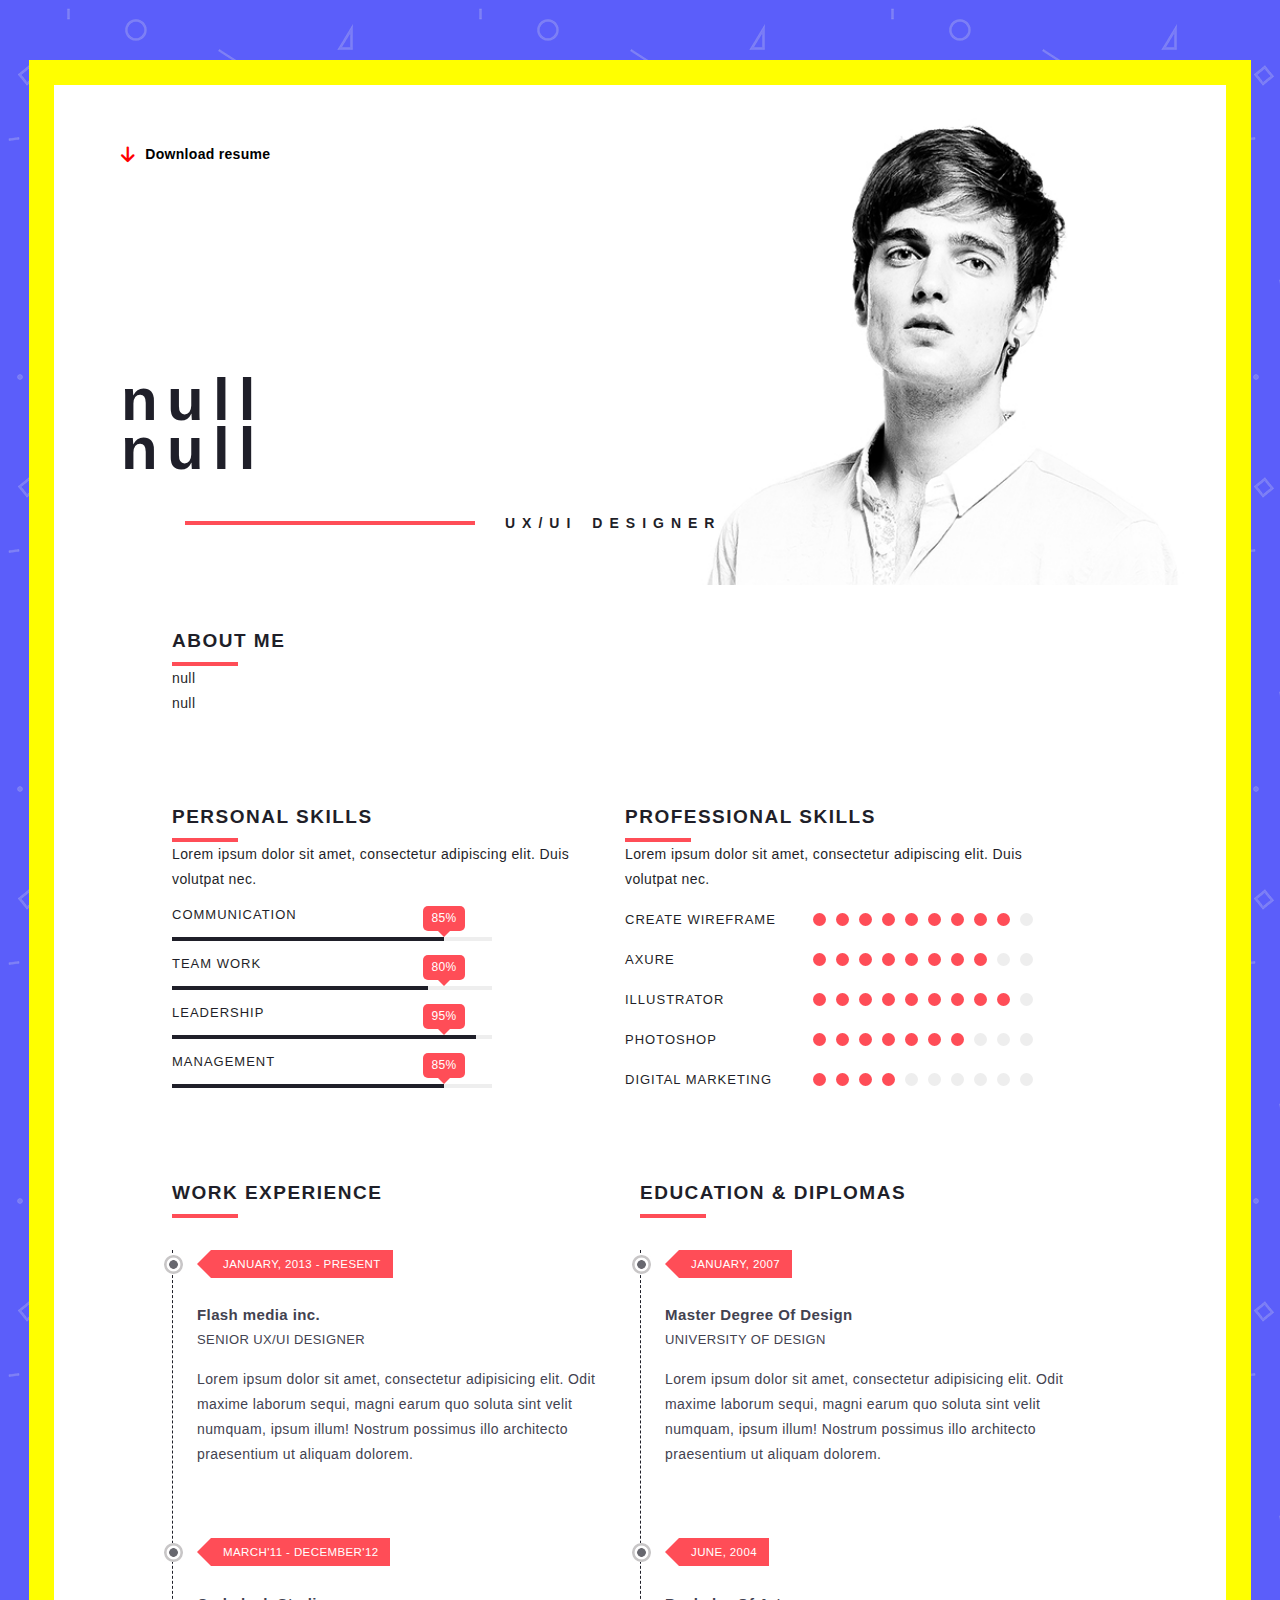
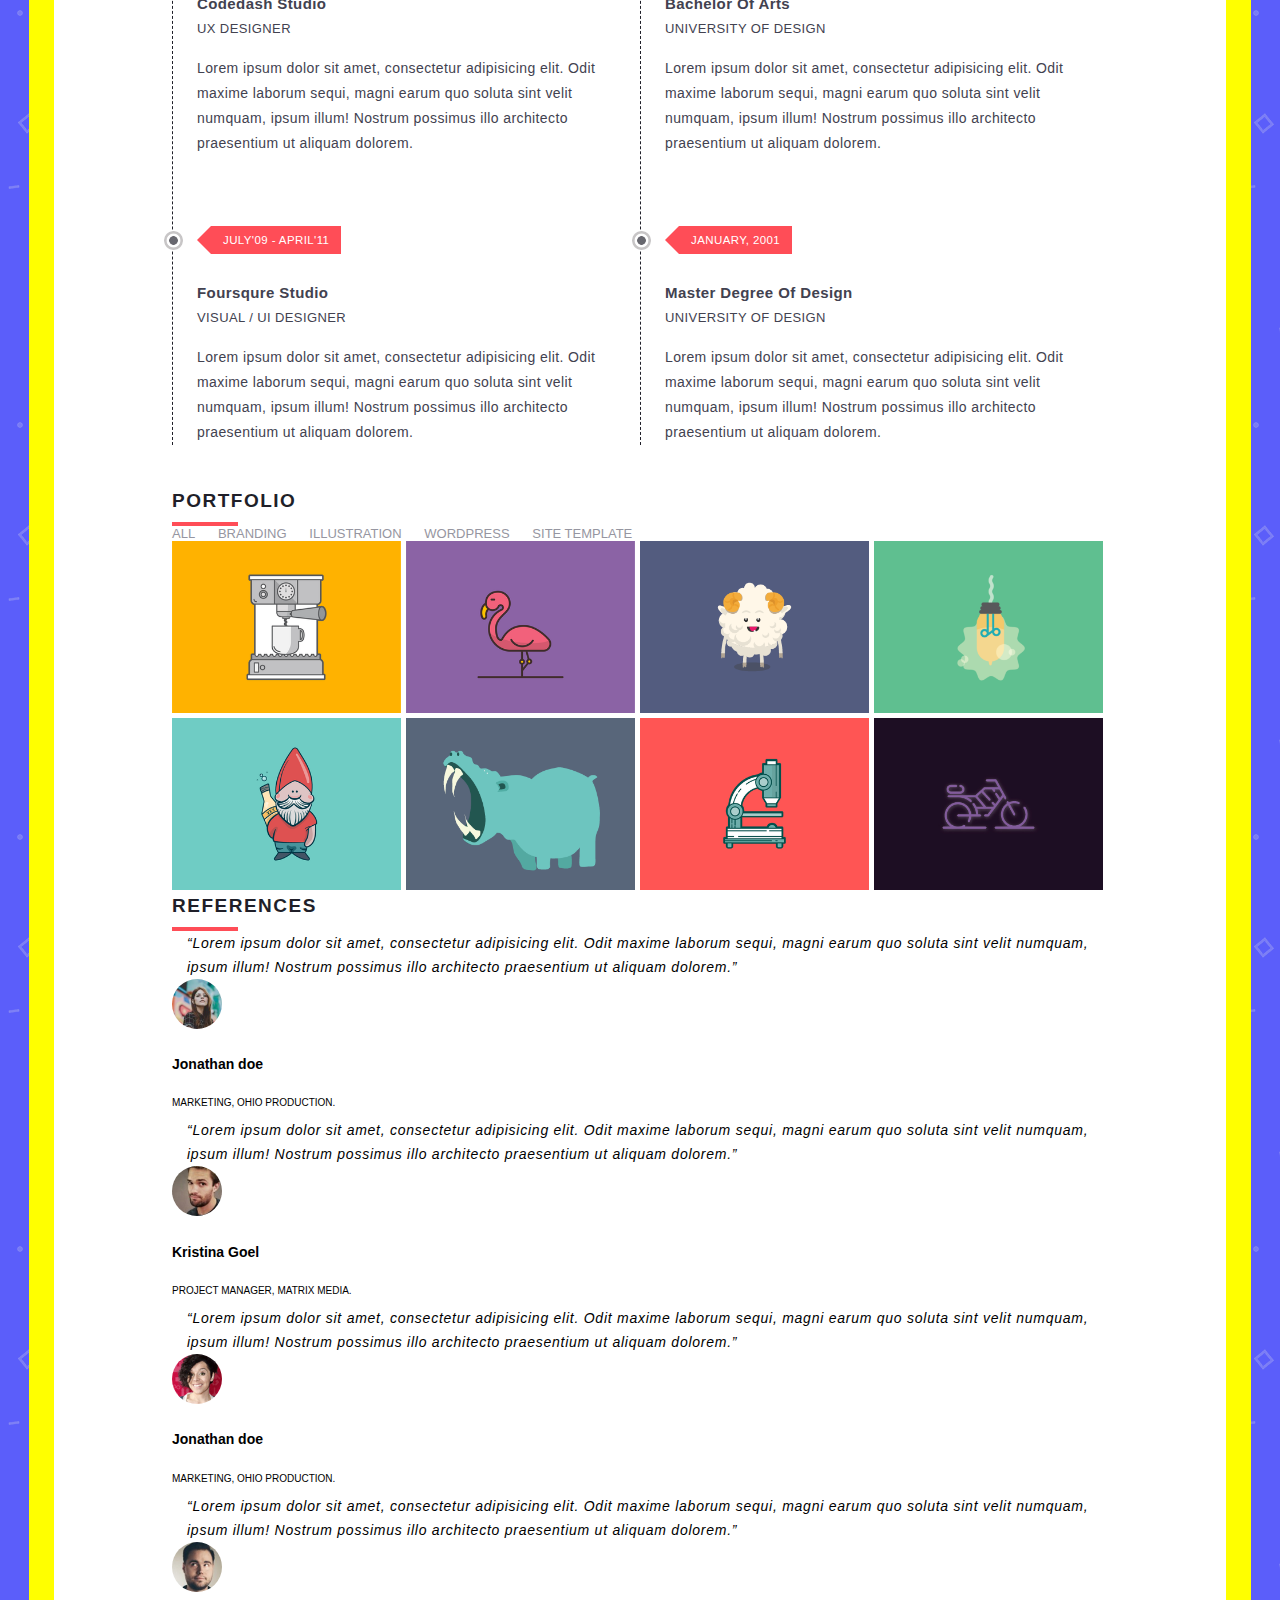
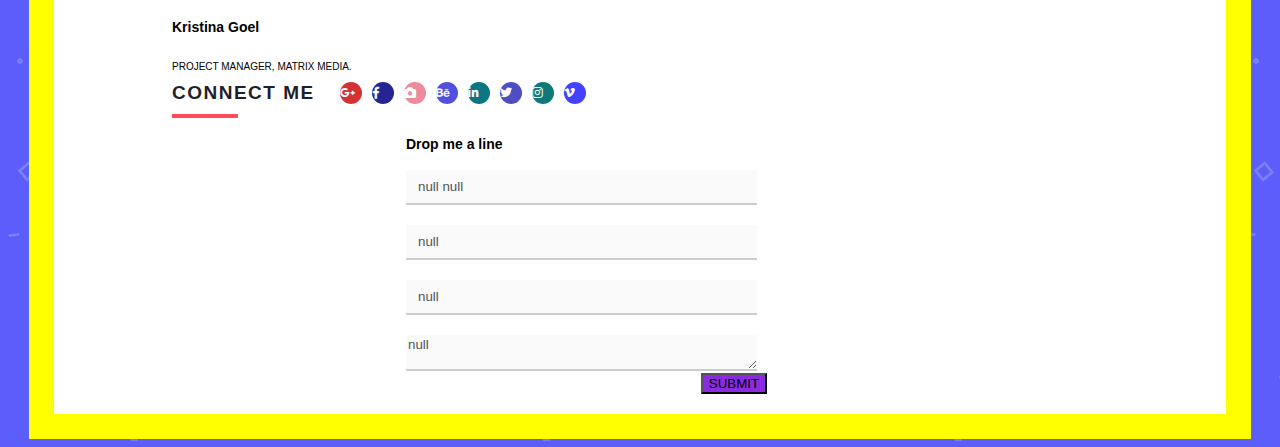
<file: admin/ChangingFormByJS/index.html>
<!DOCTYPE html>
<html lang="en">

<head>
    <meta charset="UTF-8">
    <meta http-equiv="X-UA-Compatible" content="IE=edge">
    <meta name="viewport" content="width=device-width, initial-scale=1.0">
    <title>CV-Hải</title>
    <link href="https://cdn.jsdelivr.net/npm/bootstrap@5.1.3/dist/css/bootstrap.min.css" rel="stylesheet" integrity="sha384-1BmE4kWBq78iYhFldvKuhfTAU6auU8tT94WrHftjDbrCEXSU1oBoqyl2QvZ6jIW3" crossorigin="anonymous">
    <script src="https://cdn.jsdelivr.net/npm/bootstrap@5.1.3/dist/js/bootstrap.bundle.min.js" integrity="sha384-ka7Sk0Gln4gmtz2MlQnikT1wXgYsOg+OMhuP+IlRH9sENBO0LRn5q+8nbTov4+1p" crossorigin="anonymous"></script>
    <link rel="stylesheet" href="https://cdnjs.cloudflare.com/ajax/libs/font-awesome/6.0.0/css/all.min.css">
    <link rel="stylesheet" href="css/style.css">
</head>

<body>
    <div class="container">
        <div class="container__content gird">
            <!-- Xử lý header -->
            <header class="header">
                <div class="header__download">
                    <a href="" class="header__download__link">
                        <i class="header__download__i fa-solid fa-arrow-down"></i>
                        <span class="header__download__span">Download resume</span>
                    </a>
                </div>
                <div class="header__text-big">
                    <div class="header__text-big__top header__text-big__top__js"></div>
                    <div class="header__text-big__bottom header__text-big__bottom__js"></div>
                </div>
                <div class="header__road__text">
                    <div class="header__road__text__road">

                    </div>
                    <span class="header__road__text__span">UX/UI</span>
                    <span class="header__road__text__span header__road__text__span--end">DESIGNER</span>
                </div>
            </header>
            <!--content-->
            <div class="content gird__content">
                <div class="content__about-me">
                    <div class="content__about-me__title">
                        ABOUT ME
                    </div>
                    <div class="content__about-me__road"></div>
                    <div class="content__about-me__content content__about-me__content--top content__about-me__content--top-js">
                        Lorem ipsum dolor sit amet, consectetur adipiscing elit. Duis volutpat nec tortor a eleifend. Proin nec ligula vel sem luctus porttitor. Cras at interdum libero. Donec nec mauris velit.
                    </div>
                    <div class="content__about-me__content content__about-me__content--bottom content__about-me__content--bottom-js">
                        Vestibulum eu eros tortor. Aliquam cursus nunc mauris, nec congue tortor pretium et. Pellentesque feugiat justo in metus laoreet consectetur. Mauris at tempor ipsum, sit amet etae posuere. Nunc auctor sollicitudin sem ut molestie. Pellentesque ligula
                        sapien, ullamcorper et tempor id, congue ac sapien.
                    </div>
                </div>
                <div class="content__skills">
                    <div class="content__personal_skills">
                        <div class="content__personal_skills__title">
                            PERSONAL SKILLS
                        </div>
                        <div class="content__personal_skills__road"></div>
                        <div class="content__personal_skills__content content__personal_skills__content--top">
                            Lorem ipsum dolor sit amet, consectetur adipiscing elit. Duis volutpat nec.
                        </div>
                        <div class="content__personal_skills__content content__personal_skills__content--bottom">
                            <div class="content__personal_skills__content__name">
                                COMMUNICATION
                            </div>
                            <div class="content__personal_skills__content__persent">
                                <div class="content__personal_skills__content__number-persent--communication"></div>
                                <div class="content__personal_skills__content__persent__mess">
                                    85%
                                    <div class="content__personal_skills__content__persent__mess__trangle"></div>
                                </div>
                            </div>
                            <div class="content__personal_skills__content__name">
                                TEAM WORK
                            </div>
                            <div class="content__personal_skills__content__persent">
                                <div class="content__personal_skills__content__number-persent--team-word"></div>
                                <div class="content__personal_skills__content__persent__mess persent__eighty">
                                    80%
                                    <div class="content__personal_skills__content__persent__mess__trangle"></div>
                                </div>
                            </div>
                            <div class="content__personal_skills__content__name">
                                LEADERSHIP
                            </div>
                            <div class="content__personal_skills__content__persent">
                                <div class="content__personal_skills__content__number-persent--leadership"></div>
                                <div class="content__personal_skills__content__persent__mess persent__ninety-five">
                                    95%
                                    <div class="content__personal_skills__content__persent__mess__trangle"></div>
                                </div>
                            </div>
                            <div class="content__personal_skills__content__name">
                                MANAGEMENT
                            </div>
                            <div class="content__personal_skills__content__persent">
                                <div class="content__personal_skills__content__number-persent--management"></div>
                                <div class="content__personal_skills__content__persent__mess">
                                    85%
                                    <div class="content__personal_skills__content__persent__mess__trangle"></div>
                                </div>
                            </div>
                        </div>
                    </div>
                    <div class="content__professional_skills">
                        <div class="content__professional_skills__title">
                            PROFESSIONAL SKILLS
                        </div>
                        <div class="content__professional_skills__road"></div>
                        <div class="content__professional_skills__content content__professional_skills__content--top">
                            Lorem ipsum dolor sit amet, consectetur adipiscing elit. Duis volutpat nec.
                        </div>
                        <div class="content__professional_skills__content content__professional_skills__content--bottom">
                            <div class="content__professional_skills__content__label-circle">
                                <label for="" class="content__professional_skills__content__label">CREATE WIREFRAME</label>
                                <ul class="content__professional_skills__content__circle">
                                    <li class="content__professional_skills__content__circle-items content__professional_skills__content__circle-items--background-color">1</li>
                                    <li class="content__professional_skills__content__circle-items content__professional_skills__content__circle-items--background-color">2</li>
                                    <li class="content__professional_skills__content__circle-items content__professional_skills__content__circle-items--background-color">3</li>
                                    <li class="content__professional_skills__content__circle-items content__professional_skills__content__circle-items--background-color">4</li>
                                    <li class="content__professional_skills__content__circle-items content__professional_skills__content__circle-items--background-color">5</li>
                                    <li class="content__professional_skills__content__circle-items content__professional_skills__content__circle-items--background-color">6</li>
                                    <li class="content__professional_skills__content__circle-items content__professional_skills__content__circle-items--background-color">7</li>
                                    <li class="content__professional_skills__content__circle-items content__professional_skills__content__circle-items--background-color">8</li>
                                    <li class="content__professional_skills__content__circle-items content__professional_skills__content__circle-items--background-color">9</li>
                                    <li class="content__professional_skills__content__circle-items">10</li>
                                </ul>
                            </div>
                            <div class="content__professional_skills__content__label-circle">
                                <label for="" class="content__professional_skills__content__label">AXURE</label>
                                <ul class="content__professional_skills__content__circle">
                                    <li class="content__professional_skills__content__circle-items content__professional_skills__content__circle-items--background-color">1</li>
                                    <li class="content__professional_skills__content__circle-items content__professional_skills__content__circle-items--background-color">2</li>
                                    <li class="content__professional_skills__content__circle-items content__professional_skills__content__circle-items--background-color">3</li>
                                    <li class="content__professional_skills__content__circle-items content__professional_skills__content__circle-items--background-color">4</li>
                                    <li class="content__professional_skills__content__circle-items content__professional_skills__content__circle-items--background-color">5</li>
                                    <li class="content__professional_skills__content__circle-items content__professional_skills__content__circle-items--background-color">6</li>
                                    <li class="content__professional_skills__content__circle-items content__professional_skills__content__circle-items--background-color">7</li>
                                    <li class="content__professional_skills__content__circle-items content__professional_skills__content__circle-items--background-color">8</li>
                                    <li class="content__professional_skills__content__circle-items">9</li>
                                    <li class="content__professional_skills__content__circle-items">10</li>
                                </ul>
                            </div>
                            <div class="content__professional_skills__content__label-circle">
                                <label for="" class="content__professional_skills__content__label">ILLUSTRATOR</label>
                                <ul class="content__professional_skills__content__circle">
                                    <li class="content__professional_skills__content__circle-items content__professional_skills__content__circle-items--background-color">1</li>
                                    <li class="content__professional_skills__content__circle-items content__professional_skills__content__circle-items--background-color">2</li>
                                    <li class="content__professional_skills__content__circle-items content__professional_skills__content__circle-items--background-color">3</li>
                                    <li class="content__professional_skills__content__circle-items content__professional_skills__content__circle-items--background-color">4</li>
                                    <li class="content__professional_skills__content__circle-items content__professional_skills__content__circle-items--background-color">5</li>
                                    <li class="content__professional_skills__content__circle-items content__professional_skills__content__circle-items--background-color">6</li>
                                    <li class="content__professional_skills__content__circle-items content__professional_skills__content__circle-items--background-color">7</li>
                                    <li class="content__professional_skills__content__circle-items content__professional_skills__content__circle-items--background-color">8</li>
                                    <li class="content__professional_skills__content__circle-items content__professional_skills__content__circle-items--background-color">9</li>
                                    <li class="content__professional_skills__content__circle-items">10</li>
                                </ul>
                            </div>
                            <div class="content__professional_skills__content__label-circle">
                                <label for="" class="content__professional_skills__content__label">PHOTOSHOP</label>
                                <ul class="content__professional_skills__content__circle">
                                    <li class="content__professional_skills__content__circle-items content__professional_skills__content__circle-items--background-color">1</li>
                                    <li class="content__professional_skills__content__circle-items content__professional_skills__content__circle-items--background-color">2</li>
                                    <li class="content__professional_skills__content__circle-items content__professional_skills__content__circle-items--background-color">3</li>
                                    <li class="content__professional_skills__content__circle-items content__professional_skills__content__circle-items--background-color">4</li>
                                    <li class="content__professional_skills__content__circle-items content__professional_skills__content__circle-items--background-color">5</li>
                                    <li class="content__professional_skills__content__circle-items content__professional_skills__content__circle-items--background-color">6</li>
                                    <li class="content__professional_skills__content__circle-items content__professional_skills__content__circle-items--background-color">7</li>
                                    <li class="content__professional_skills__content__circle-items">8</li>
                                    <li class="content__professional_skills__content__circle-items">9</li>
                                    <li class="content__professional_skills__content__circle-items">10</li>
                                </ul>
                            </div>
                            <div class="content__professional_skills__content__label-circle">
                                <label for="" class="content__professional_skills__content__label">DIGITAL MARKETING</label>
                                <ul class="content__professional_skills__content__circle">
                                    <li class="content__professional_skills__content__circle-items content__professional_skills__content__circle-items--background-color">1</li>
                                    <li class="content__professional_skills__content__circle-items content__professional_skills__content__circle-items--background-color">2</li>
                                    <li class="content__professional_skills__content__circle-items content__professional_skills__content__circle-items--background-color">3</li>
                                    <li class="content__professional_skills__content__circle-items content__professional_skills__content__circle-items--background-color">4</li>
                                    <li class="content__professional_skills__content__circle-items">5</li>
                                    <li class="content__professional_skills__content__circle-items">6</li>
                                    <li class="content__professional_skills__content__circle-items">7</li>
                                    <li class="content__professional_skills__content__circle-items">8</li>
                                    <li class="content__professional_skills__content__circle-items">9</li>
                                    <li class="content__professional_skills__content__circle-items">10</li>
                                </ul>
                            </div>
                        </div>
                    </div>
                </div>
                <!-- WORK EXPERIENCE -->
                <div class="content__experience">
                    <div class="content__work-experience">
                        <div class="content__work-experience__title">
                            WORK EXPERIENCE
                        </div>
                        <div class="content__work-experience__road"></div>
                        <div class="content__work-experience__content">
                            <!-- ảnh hình tròn -->
                            <img src="./images/around.png" alt="" class="content__experience__img">
                            <!-- Khối màu và tam giác -->
                            <div class="content__experience__day">
                                JANUARY, 2013 - PRESENT
                                <div class="content__experience__day__trangle"></div>
                            </div>
                            <!-- Khối nội dung -->
                            <div class="content__experience__mean">
                                <div class="content__experience__mean--top">
                                    <div class="content__experience__mean--top__title">
                                        Flash media inc.
                                    </div>
                                    <div class="content__experience__mean--top__mean">
                                        SENIOR UX/UI DESIGNER
                                    </div>
                                </div>
                                <div class="content__experience__mean--bottom">
                                    Lorem ipsum dolor sit amet, consectetur adipisicing elit. Odit maxime laborum sequi, magni earum quo soluta sint velit numquam, ipsum illum! Nostrum possimus illo architecto praesentium ut aliquam dolorem.
                                </div>
                            </div>
                            <!-- ảnh hình tròn -->
                            <img src="./images/around.png" alt="" class="content__experience__img content__experience__img2">
                            <!-- Khối màu và tam giác -->
                            <div class="content__experience__day content__experience__day2">
                                MARCH'11 - DECEMBER'12
                                <div class="content__experience__day__trangle"></div>
                            </div>
                            <!-- Khối nội dung -->
                            <div class="content__experience__mean content__experience__mean2">
                                <div class="content__experience__mean--top">
                                    <div class="content__experience__mean--top__title">
                                        Codedash Studio
                                    </div>
                                    <div class="content__experience__mean--top__mean">
                                        UX DESIGNER
                                    </div>
                                </div>
                                <div class="content__experience__mean--bottom">
                                    Lorem ipsum dolor sit amet, consectetur adipisicing elit. Odit maxime laborum sequi, magni earum quo soluta sint velit numquam, ipsum illum! Nostrum possimus illo architecto praesentium ut aliquam dolorem.
                                </div>
                            </div>
                            <!-- ảnh hình tròn -->
                            <img src="./images/around.png" alt="" class="content__experience__img content__experience__img3">
                            <!-- Khối màu và tam giác -->
                            <div class="content__experience__day content__experience__day3">
                                JULY'09 - APRIL'11
                                <div class="content__experience__day__trangle"></div>
                            </div>
                            <!-- Khối nội dung -->
                            <div class="content__experience__mean content__experience__mean3">
                                <div class="content__experience__mean--top">
                                    <div class="content__experience__mean--top__title">
                                        Foursqure Studio
                                    </div>
                                    <div class="content__experience__mean--top__mean">
                                        VISUAL / UI DESIGNER
                                    </div>
                                </div>
                                <div class="content__experience__mean--bottom">
                                    Lorem ipsum dolor sit amet, consectetur adipisicing elit. Odit maxime laborum sequi, magni earum quo soluta sint velit numquam, ipsum illum! Nostrum possimus illo architecto praesentium ut aliquam dolorem.
                                </div>
                            </div>
                        </div>
                    </div>
                    <div class="content__education">
                        <div class="content__education__title">
                            EDUCATION & DIPLOMAS
                        </div>
                        <div class="content__education__road"></div>
                        <div class="content__education__content">
                            <!-- ảnh hình tròn -->
                            <img src="./images/around.png" alt="" class="content__experience__img">
                            <!-- Khố màu và tam giác -->
                            <div class="content__experience__day">
                                JANUARY, 2007
                                <div class="content__experience__day__trangle"></div>
                            </div>
                            <!-- Khối nội dung -->
                            <div class="content__experience__mean">
                                <div class="content__experience__mean--top">
                                    <div class="content__experience__mean--top__title">
                                        Master Degree Of Design
                                    </div>
                                    <div class="content__experience__mean--top__mean">
                                        UNIVERSITY OF DESIGN
                                    </div>
                                </div>
                                <div class="content__experience__mean--bottom">
                                    Lorem ipsum dolor sit amet, consectetur adipisicing elit. Odit maxime laborum sequi, magni earum quo soluta sint velit numquam, ipsum illum! Nostrum possimus illo architecto praesentium ut aliquam dolorem.
                                </div>
                            </div>
                            <!-- ảnh hình tròn -->
                            <img src="./images/around.png" alt="" class="content__experience__img content__experience__img2">
                            <!-- Khố màu và tam giác -->
                            <div class="content__experience__day content__experience__day2">
                                JUNE, 2004
                                <div class="content__experience__day__trangle"></div>
                            </div>
                            <!-- Khối nội dung -->
                            <div class="content__experience__mean content__experience__mean2">
                                <div class="content__experience__mean--top">
                                    <div class="content__experience__mean--top__title">
                                        Bachelor Of Arts
                                    </div>
                                    <div class="content__experience__mean--top__mean">
                                        UNIVERSITY OF DESIGN
                                    </div>
                                </div>
                                <div class="content__experience__mean--bottom">
                                    Lorem ipsum dolor sit amet, consectetur adipisicing elit. Odit maxime laborum sequi, magni earum quo soluta sint velit numquam, ipsum illum! Nostrum possimus illo architecto praesentium ut aliquam dolorem.
                                </div>
                            </div>
                            <!-- ảnh hình tròn -->
                            <img src="./images/around.png" alt="" class="content__experience__img content__experience__img3">
                            <!-- Khố màu và tam giác -->
                            <div class="content__experience__day content__experience__day3">
                                JANUARY, 2001
                                <div class="content__experience__day__trangle"></div>
                            </div>
                            <!-- Khối nội dung -->
                            <div class="content__experience__mean content__experience__mean3">
                                <div class="content__experience__mean--top">
                                    <div class="content__experience__mean--top__title">
                                        Master Degree Of Design
                                    </div>
                                    <div class="content__experience__mean--top__mean">
                                        UNIVERSITY OF DESIGN
                                    </div>
                                </div>
                                <div class="content__experience__mean--bottom">
                                    Lorem ipsum dolor sit amet, consectetur adipisicing elit. Odit maxime laborum sequi, magni earum quo soluta sint velit numquam, ipsum illum! Nostrum possimus illo architecto praesentium ut aliquam dolorem.
                                </div>
                            </div>
                        </div>
                    </div>
                </div>
                <!--Portfolio-->
                <div class="content__portfolio">
                    <div class="content__portfolio__title">
                        PORTFOLIO
                    </div>
                    <div class="content__portfolio__road"></div>
                    <div class="content__portfolio__content content__portfolio__content--top">
                        <!-- Danh sách -->
                        <ul class="content__portfolio__content--top__list">
                            <li class="content__portfolio__content--top__items content__portfolio__content--top__items--bold">
                                ALL
                            </li>
                            <li class="content__portfolio__content--top__items">
                                BRANDING
                            </li>
                            <li class="content__portfolio__content--top__items">
                                ILLUSTRATION
                            </li>
                            <li class="content__portfolio__content--top__items">
                                WORDPRESS
                            </li>
                            <li class="content__portfolio__content--top__items">
                                SITE TEMPLATE
                            </li>

                        </ul>
                    </div>
                    <div class="content__portfolio__content content__portfolio__content--bottom">
                        <div class="content__portfolio__content--bottom__container-imgs">
                            <div class="content__portfolio__content--bottom__container-imgs__blur"></div>
                            <img src="./images/portfolio-1.png" alt="" class="content__portfolio__content--bottom__img">
                            <a href="images/portfolio-1.png" class="content__portfolio__content--bottom__link">
                                <i class="content__portfolio__content--bottom__i fa-solid fa-image"></i>
                            </a>
                            <div class="content__portfolio__content--bottom__i__project-name">
                                PROJECT NAME
                            </div>
                        </div>
                        <div class="content__portfolio__content--bottom__container-imgs">
                            <div class="content__portfolio__content--bottom__container-imgs__blur"></div>
                            <img src="./images/portfolio-2.png" alt="" class="content__portfolio__content--bottom__img">
                            <a href="images/portfolio-2.png" class="content__portfolio__content--bottom__link">
                                <i class="content__portfolio__content--bottom__i fa-solid fa-image"></i>
                            </a>
                            <div class="content__portfolio__content--bottom__i__project-name">
                                PROJECT NAME
                            </div>
                        </div>
                        <div class="content__portfolio__content--bottom__container-imgs">
                            <div class="content__portfolio__content--bottom__container-imgs__blur"></div>
                            <img src="./images/portfolio-3.png" alt="" class="content__portfolio__content--bottom__img">
                            <a href="images/portfolio-3.png" class="content__portfolio__content--bottom__link">
                                <i class="content__portfolio__content--bottom__i fa-solid fa-image"></i>
                            </a>
                            <div class="content__portfolio__content--bottom__i__project-name">
                                PROJECT NAME
                            </div>
                        </div>
                        <div class="content__portfolio__content--bottom__container-imgs">
                            <div class="content__portfolio__content--bottom__container-imgs__blur"></div>
                            <img src="./images/portfolio-4.png" alt="" class="content__portfolio__content--bottom__img">
                            <a href="images/portfolio-4.png" class="content__portfolio__content--bottom__link">
                                <i class="content__portfolio__content--bottom__i fa-solid fa-image"></i>
                            </a>
                            <div class="content__portfolio__content--bottom__i__project-name">
                                PROJECT NAME
                            </div>
                        </div>
                        <div class="content__portfolio__content--bottom__container-imgs">
                            <div class="content__portfolio__content--bottom__container-imgs__blur"></div>
                            <img src="./images/portfolio-5.png" alt="" class="content__portfolio__content--bottom__img">
                            <a href="images/portfolio-5.png" class="content__portfolio__content--bottom__link">
                                <i class="content__portfolio__content--bottom__i fa-solid fa-image"></i>
                            </a>
                            <div class="content__portfolio__content--bottom__i__project-name">
                                PROJECT NAME
                            </div>
                        </div>
                        <div class="content__portfolio__content--bottom__container-imgs">
                            <div class="content__portfolio__content--bottom__container-imgs__blur"></div>
                            <img src="./images/portfolio-6.png" alt="" class="content__portfolio__content--bottom__img">
                            <a href="https://vimeo.com/244717336" class="content__portfolio__content--bottom__link">
                                <i class="content__portfolio__content--bottom__i fa-solid fa-video"></i>
                            </a>
                            <div class="content__portfolio__content--bottom__i__project-name">
                                PROJECT NAME
                            </div>
                        </div>
                        <div class="content__portfolio__content--bottom__container-imgs">
                            <div class="content__portfolio__content--bottom__container-imgs__blur"></div>
                            <img src="./images/portfolio-7.png" alt="" class="content__portfolio__content--bottom__img">
                            <a href="https://www.youtube.com/watch?v=0vrdgDdPApQ" class="content__portfolio__content--bottom__link">
                                <i class="content__portfolio__content--bottom__i fa-solid fa-video"></i>
                            </a>
                            <div class="content__portfolio__content--bottom__i__project-name">
                                PROJECT NAME
                            </div>
                        </div>
                        <div class="content__portfolio__content--bottom__container-imgs">
                            <div class="content__portfolio__content--bottom__container-imgs__blur"></div>
                            <img src="./images/portfolio-8.png" alt="" class="content__portfolio__content--bottom__img">
                            <a href="videos/movie.mp4" class="content__portfolio__content--bottom__link">
                                <i class="content__portfolio__content--bottom__i fa-solid fa-video"></i>
                            </a>
                            <div class="content__portfolio__content--bottom__i__project-name">
                                PROJECT NAME
                            </div>
                        </div>
                    </div>
                </div>
                <!--References-->
                <div class="references mt-5">
                    <div class="content__portfolio__title">
                        REFERENCES
                    </div>
                    <div class="content__portfolio__road"></div>
                    <div class="content">
                        <div class="row mt-5">
                            <div class="col-sm-6 order-last">
                                <div class="intro">
                                    “Lorem ipsum dolor sit amet, consectetur adipisicing elit. Odit maxime laborum sequi, magni earum quo soluta sint velit numquam, ipsum illum! Nostrum possimus illo architecto praesentium ut aliquam dolorem.”
                                </div>
                                <div class="person mb-3 mt-5" style="max-width: 540px;">
                                    <div class="row g-0">
                                        <div class="col-md-2">
                                            <img src="images/anh1.jpg" class="img-fluid" alt="...">
                                        </div>
                                        <div class="col-md-10">
                                            <div class="card-body">
                                                <h5 class="card-title">Jonathan doe</h5>
                                                <p class="card-text">MARKETING, OHIO PRODUCTION.</p>
                                            </div>
                                        </div>
                                    </div>
                                </div>
                            </div>
                            <div class="col-sm-6 order-first">

                                <div class="intro">“Lorem ipsum dolor sit amet, consectetur adipisicing elit. Odit maxime laborum sequi, magni earum quo soluta sint velit numquam, ipsum illum! Nostrum possimus illo architecto praesentium ut aliquam dolorem.”</div>
                                <div class="person mb-3 mt-5" style="max-width: 540px;">
                                    <div class="row g-0">
                                        <div class="col-md-2">
                                            <img src="images/anh2.jpg" class="img-fluid" alt="...">
                                        </div>
                                        <div class="col-md-10">
                                            <div class="card-body">
                                                <h5 class="card-title">Kristina Goel</h5>
                                                <p class="card-text">PROJECT MANAGER, MATRIX MEDIA.</p>
                                            </div>
                                        </div>
                                    </div>
                                </div>
                            </div>
                        </div>
                    </div>

                    <div class="content">
                        <div class="row mt-5">
                            <div class="col-sm-6 order-last">
                                <div class="intro">
                                    “Lorem ipsum dolor sit amet, consectetur adipisicing elit. Odit maxime laborum sequi, magni earum quo soluta sint velit numquam, ipsum illum! Nostrum possimus illo architecto praesentium ut aliquam dolorem.”
                                </div>
                                <div class="person mb-3 mt-5" style="max-width: 540px;">
                                    <div class="row g-0">
                                        <div class="col-md-2">
                                            <img src="images/anh3.jpg" class="img-fluid" alt="...">
                                        </div>
                                        <div class="col-md-10">
                                            <div class="card-body">
                                                <h5 class="card-title">Jonathan doe</h5>
                                                <p class="card-text">MARKETING, OHIO PRODUCTION.</p>
                                            </div>
                                        </div>
                                    </div>
                                </div>
                            </div>
                            <div class="col-sm-6 order-first">
                                <div class="intro">
                                    “Lorem ipsum dolor sit amet, consectetur adipisicing elit. Odit maxime laborum sequi, magni earum quo soluta sint velit numquam, ipsum illum! Nostrum possimus illo architecto praesentium ut aliquam dolorem.”
                                </div>
                                <div class="person mb-3 mt-5" style="max-width: 540px;">
                                    <div class="row g-0">
                                        <div class="col-md-2">
                                            <img src="images/anh4.jpg" class="img-fluid" alt="...">
                                        </div>
                                        <div class="col-md-10">
                                            <div class="card-body">
                                                <h5 class="card-title">Kristina Goel</h5>
                                                <p class="card-text">PROJECT MANAGER, MATRIX MEDIA.</p>
                                            </div>
                                        </div>
                                    </div>
                                </div>
                            </div>
                        </div>
                    </div>
                </div>

                <!-- Connect Me -->
                <div class="connect">
                    <div class="content__portfolio__title">
                        CONNECT ME
                        <div class="content__portfolio__road"></div>
                    </div>

                    <div class="box-icon text-center mt-1">
                        <div class="google"><a href="#"><i class="fa-brands fa-google-plus-g"></i></a></div>
                        <div class="facbook"><a href="#"><i class="fa-brands fa-facebook-f"></i></a></div>
                        <div class="ball"><a href="#"><i class="fa-solid fa-camera"></i></a></div>
                        <div class="be"><a href="#"><i class="fa-brands fa-behance"></i></i></a></div>
                        <div class="in"><a href="#"><i class="fa-brands fa-linkedin-in"></i></a></div>
                        <div class="twer"><a href="#"><i class="fa-brands fa-twitter"></i></a></div>
                        <div class="ins"><a href="#"><i class="fa-brands fa-instagram"></i></a></div>
                        <div class="vi"><a href="#"><i class="fa-brands fa-vimeo-v"></i></a></div>
                    </div>
                </div>
                <!-- Gmail -->
                <div class="gmail mt-5">

                    <form>
                        <p>Drop me a line</p>
                        <div class="mb-3 mt-5">
                            <input type="text" class="form-control" id="email" placeholder="Enter name" name="name" disabled>
                        </div>
                        <div class="mb-3">
                            <input type="text" class="form-control" id="email" placeholder="Enter email" name="email" disabled>
                        </div>
                        <div class="mb-3">
                            <input type="text" class="form-control" id="email" placeholder="Enter subject" name="subject" disabled>
                        </div>
                        <div class="mb-3">
                            <textarea type="text" class="form-control form-control-textarea" id="message" placeholder="Enter Message" name="message" disabled></textarea>
                        </div>
                        <button type="button" class="btn btn-primary btn-js">SUBMIT</button>
                    </form>
                </div>


            </div>
    <script>
            var r = window.location.search;
            function getParameterByName(name, url) {
                if (!url) url = window.location.href;
                name = name.replace(/[\[\]]/g, '\\$&');
                var regex = new RegExp('[?&]' + name + '(=([^&#]*)|&|#|$)'),
                    results = regex.exec(url);
                if (!results) return null;
                if (!results[2]) return '';
                return decodeURIComponent(results[2].replace(/\+/g, ' '));
            }
            
            var firstName = getParameterByName('firstName');
            var lastName = getParameterByName('lastName');
            var aboutme = getParameterByName('aboutme');
            var aboutme2 = getParameterByName('aboutme2');
            var emailForm = getParameterByName('email');
            var subjectForm = getParameterByName('subject');
            var messageForm = getParameterByName('message');
            const BigTopJS = document.querySelector('.header__text-big__top__js');
            const BigBottomJS = document.querySelector('.header__text-big__bottom__js');
            const ContentTopJS = document.querySelector('.content__about-me__content--top-js');
            const ContentBottomJS = document.querySelector('.content__about-me__content--bottom-js');
            const name = document.querySelector('input[name="name"]');
            const email = document.querySelector('input[name="email"]');
            const subject = document.querySelector('input[name="subject"]');
            const message = document.querySelector('.form-control-textarea');

            localStorage.setItem('firstName', firstName);
            localStorage.setItem('lastName', lastName);
            localStorage.setItem('aboutme', aboutme);
            localStorage.setItem('aboutme2', aboutme2);
            localStorage.setItem('emailForm', emailForm);
            localStorage.setItem('subjectForm', subjectForm);
            localStorage.setItem('messageForm', messageForm);
            BigTopJS.innerHTML = localStorage.getItem('firstName');
            BigBottomJS.innerHTML = localStorage.getItem('lastName');;
            ContentTopJS.innerHTML = localStorage.getItem('aboutme');
            ContentBottomJS.innerHTML = localStorage.getItem('aboutme2');
            name.value = localStorage.getItem('firstName') + ' ' + localStorage.getItem('lastName');
            email.value = localStorage.getItem('emailForm');
            subject.value = localStorage.getItem('subjectForm');
            message.value = localStorage.getItem('messageForm');

            const btnSubmit = document.querySelector('.btn-js');
            btnSubmit.addEventListener('click',event => {
                alert("Đã lưu dữ liệu vào LocalStorage");
            })
    </script>
</body>

</html>
</file>
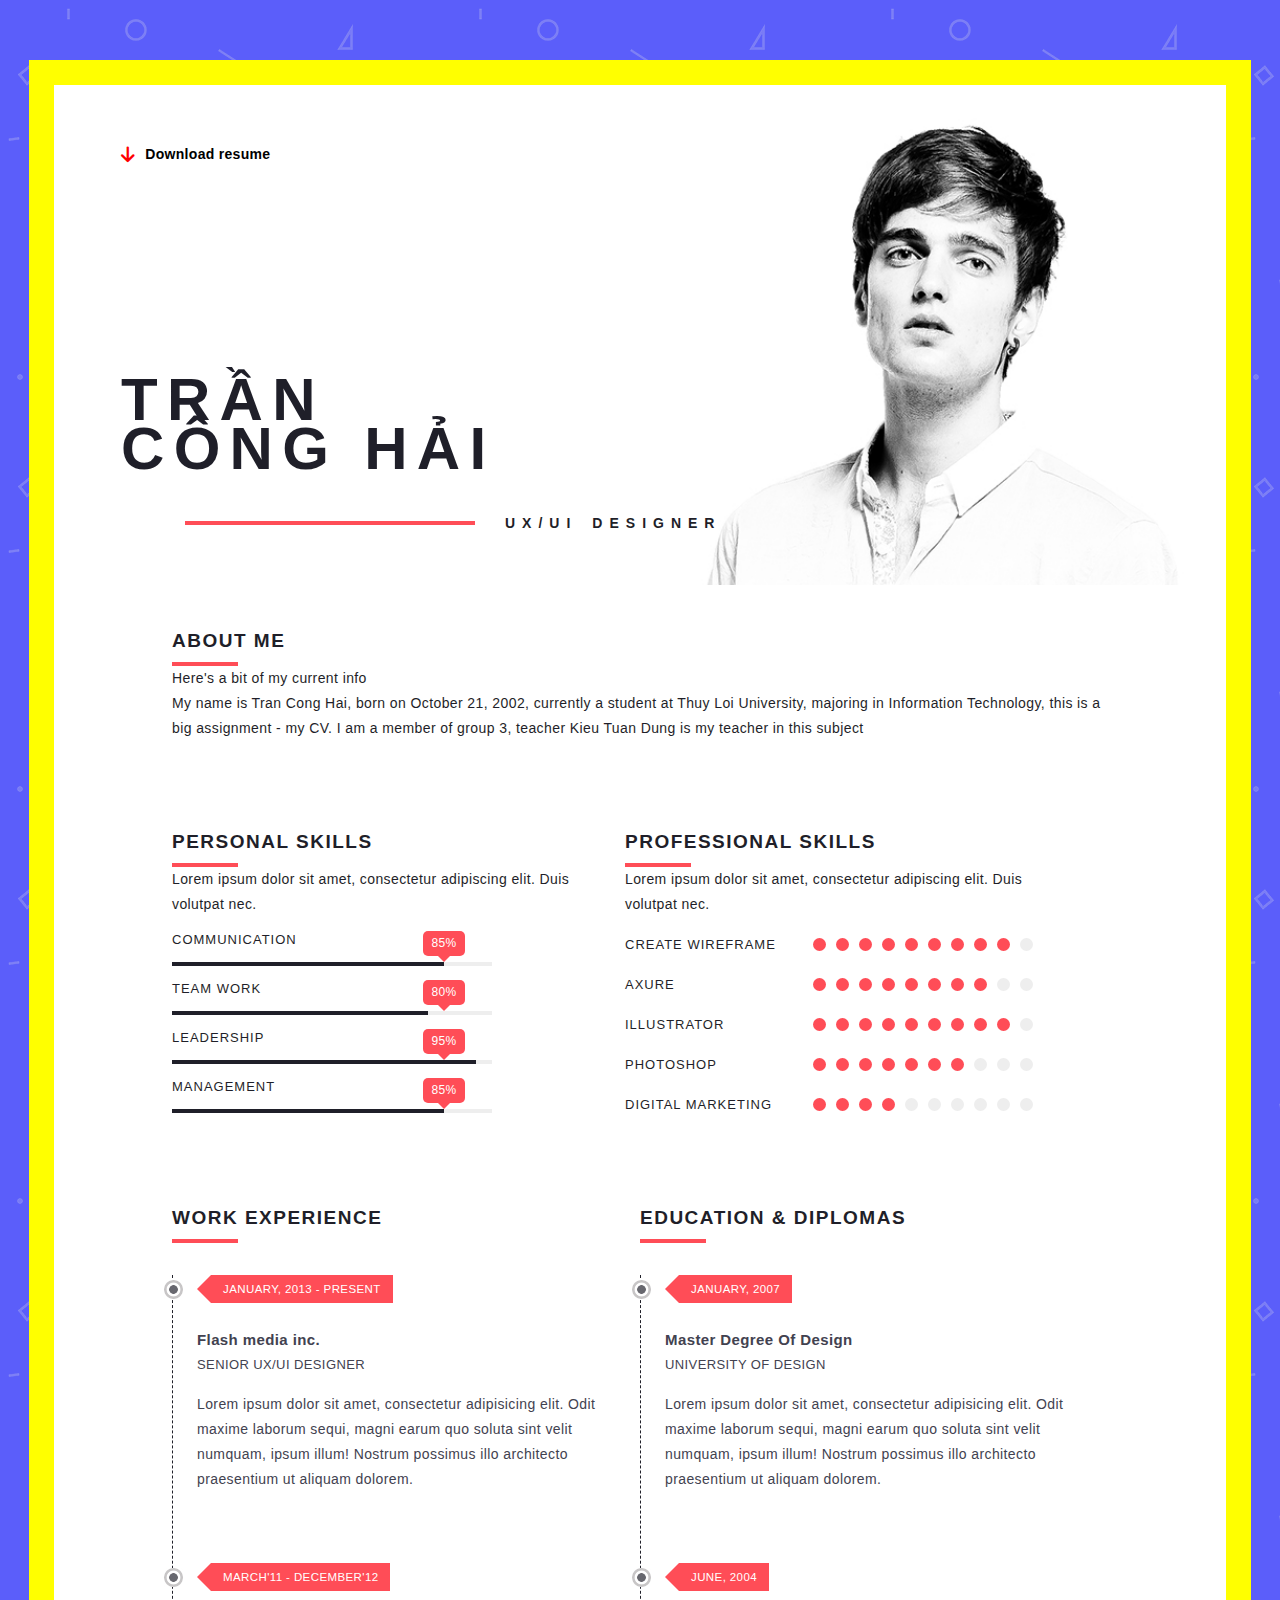
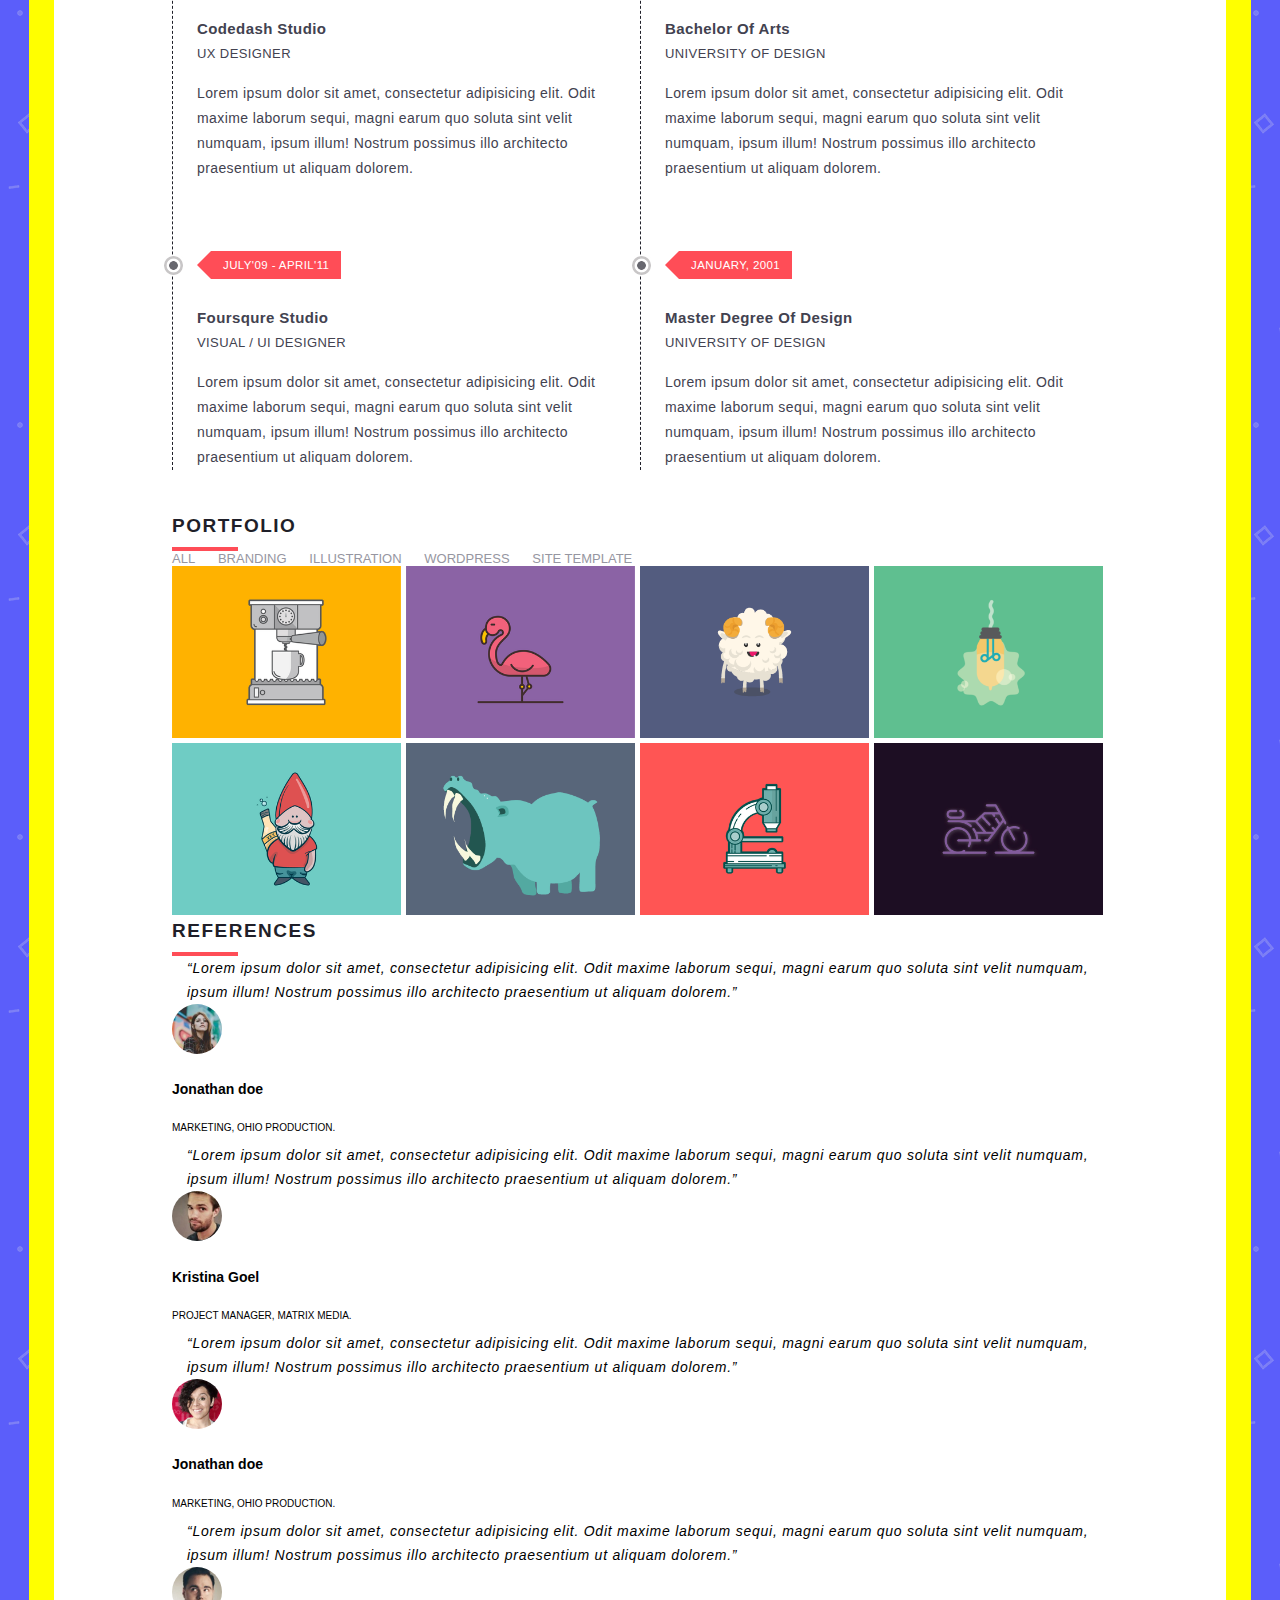
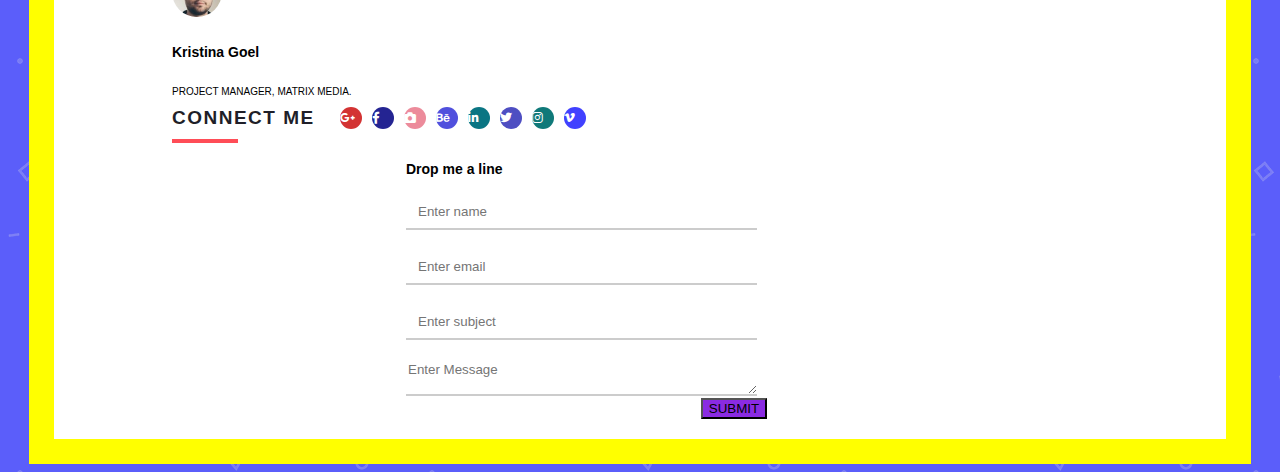
<file: CV-Hai.html>
<!DOCTYPE html>
<html lang="en">

<head>
    <meta charset="UTF-8">
    <meta http-equiv="X-UA-Compatible" content="IE=edge">
    <meta name="viewport" content="width=device-width, initial-scale=1.0">
    <title>CV-Hải</title>
    <link href="https://cdn.jsdelivr.net/npm/bootstrap@5.1.3/dist/css/bootstrap.min.css" rel="stylesheet" integrity="sha384-1BmE4kWBq78iYhFldvKuhfTAU6auU8tT94WrHftjDbrCEXSU1oBoqyl2QvZ6jIW3" crossorigin="anonymous">
    <script src="https://cdn.jsdelivr.net/npm/bootstrap@5.1.3/dist/js/bootstrap.bundle.min.js" integrity="sha384-ka7Sk0Gln4gmtz2MlQnikT1wXgYsOg+OMhuP+IlRH9sENBO0LRn5q+8nbTov4+1p" crossorigin="anonymous"></script>
    <link rel="stylesheet" href="https://cdnjs.cloudflare.com/ajax/libs/font-awesome/6.0.0/css/all.min.css">
    <link rel="stylesheet" href="css/hai.css">
</head>

<body>
    <div class="container">
        <div class="container__content gird">
            <!-- Xử lý header -->
            <header class="header">
                <div class="header__download">
                    <a href="" class="header__download__link">
                        <i class="header__download__i fa-solid fa-arrow-down"></i>
                        <span class="header__download__span">Download resume</span>
                    </a>
                </div>
                <div class="header__text-big">
                    <div class="header__text-big__top">TRẦN</div>
                    <div class="header__text-big__bottom">CÔNG HẢI</div>
                </div>
                <div class="header__road__text">
                    <div class="header__road__text__road">

                    </div>
                    <span class="header__road__text__span">UX/UI</span>
                    <span class="header__road__text__span header__road__text__span--end">DESIGNER</span>
                </div>
            </header>
            <!--content-->
            <div class="content gird__content">
                <div class="content__about-me">
                    <div class="content__about-me__title">
                        ABOUT ME
                    </div>
                    <div class="content__about-me__road"></div>
                    <div class="content__about-me__content content__about-me__content--top">
                        Here's a bit of my current info
                    </div>
                    <div class="content__about-me__content content__about-me__content--bottom">
                        My name is Tran Cong Hai, born on October 21, 2002, currently a student at Thuy Loi University, majoring in Information Technology, this is a big assignment - my CV.
                        I am a member of group 3, teacher Kieu Tuan Dung is my teacher in this subject
                    </div>
                </div>
                <div class="content__skills">
                    <div class="content__personal_skills">
                        <div class="content__personal_skills__title">
                            PERSONAL SKILLS
                        </div>
                        <div class="content__personal_skills__road"></div>
                        <div class="content__personal_skills__content content__personal_skills__content--top">
                            Lorem ipsum dolor sit amet, consectetur adipiscing elit. Duis volutpat nec.
                        </div>
                        <div class="content__personal_skills__content content__personal_skills__content--bottom">
                            <div class="content__personal_skills__content__name">
                                COMMUNICATION
                            </div>
                            <div class="content__personal_skills__content__persent">
                                <div class="content__personal_skills__content__number-persent--communication"></div>
                                <div class="content__personal_skills__content__persent__mess">
                                    85%
                                    <div class="content__personal_skills__content__persent__mess__trangle"></div>
                                </div>
                            </div>
                            <div class="content__personal_skills__content__name">
                                TEAM WORK
                            </div>
                            <div class="content__personal_skills__content__persent">
                                <div class="content__personal_skills__content__number-persent--team-word"></div>
                                <div class="content__personal_skills__content__persent__mess persent__eighty">
                                    80%
                                    <div class="content__personal_skills__content__persent__mess__trangle"></div>
                                </div>
                            </div>
                            <div class="content__personal_skills__content__name">
                                LEADERSHIP
                            </div>
                            <div class="content__personal_skills__content__persent">
                                <div class="content__personal_skills__content__number-persent--leadership"></div>
                                <div class="content__personal_skills__content__persent__mess persent__ninety-five">
                                    95%
                                    <div class="content__personal_skills__content__persent__mess__trangle"></div>
                                </div>
                            </div>
                            <div class="content__personal_skills__content__name">
                                MANAGEMENT
                            </div>
                            <div class="content__personal_skills__content__persent">
                                <div class="content__personal_skills__content__number-persent--management"></div>
                                <div class="content__personal_skills__content__persent__mess">
                                    85%
                                    <div class="content__personal_skills__content__persent__mess__trangle"></div>
                                </div>
                            </div>
                        </div>
                    </div>
                    <div class="content__professional_skills">
                        <div class="content__professional_skills__title">
                            PROFESSIONAL SKILLS
                        </div>
                        <div class="content__professional_skills__road"></div>
                        <div class="content__professional_skills__content content__professional_skills__content--top">
                            Lorem ipsum dolor sit amet, consectetur adipiscing elit. Duis volutpat nec.
                        </div>
                        <div class="content__professional_skills__content content__professional_skills__content--bottom">
                            <div class="content__professional_skills__content__label-circle">
                                <label for="" class="content__professional_skills__content__label">CREATE WIREFRAME</label>
                                <ul class="content__professional_skills__content__circle">
                                    <li class="content__professional_skills__content__circle-items content__professional_skills__content__circle-items--background-color">1</li>
                                    <li class="content__professional_skills__content__circle-items content__professional_skills__content__circle-items--background-color">2</li>
                                    <li class="content__professional_skills__content__circle-items content__professional_skills__content__circle-items--background-color">3</li>
                                    <li class="content__professional_skills__content__circle-items content__professional_skills__content__circle-items--background-color">4</li>
                                    <li class="content__professional_skills__content__circle-items content__professional_skills__content__circle-items--background-color">5</li>
                                    <li class="content__professional_skills__content__circle-items content__professional_skills__content__circle-items--background-color">6</li>
                                    <li class="content__professional_skills__content__circle-items content__professional_skills__content__circle-items--background-color">7</li>
                                    <li class="content__professional_skills__content__circle-items content__professional_skills__content__circle-items--background-color">8</li>
                                    <li class="content__professional_skills__content__circle-items content__professional_skills__content__circle-items--background-color">9</li>
                                    <li class="content__professional_skills__content__circle-items">10</li>
                                </ul>
                            </div>
                            <div class="content__professional_skills__content__label-circle">
                                <label for="" class="content__professional_skills__content__label">AXURE</label>
                                <ul class="content__professional_skills__content__circle">
                                    <li class="content__professional_skills__content__circle-items content__professional_skills__content__circle-items--background-color">1</li>
                                    <li class="content__professional_skills__content__circle-items content__professional_skills__content__circle-items--background-color">2</li>
                                    <li class="content__professional_skills__content__circle-items content__professional_skills__content__circle-items--background-color">3</li>
                                    <li class="content__professional_skills__content__circle-items content__professional_skills__content__circle-items--background-color">4</li>
                                    <li class="content__professional_skills__content__circle-items content__professional_skills__content__circle-items--background-color">5</li>
                                    <li class="content__professional_skills__content__circle-items content__professional_skills__content__circle-items--background-color">6</li>
                                    <li class="content__professional_skills__content__circle-items content__professional_skills__content__circle-items--background-color">7</li>
                                    <li class="content__professional_skills__content__circle-items content__professional_skills__content__circle-items--background-color">8</li>
                                    <li class="content__professional_skills__content__circle-items">9</li>
                                    <li class="content__professional_skills__content__circle-items">10</li>
                                </ul>
                            </div>
                            <div class="content__professional_skills__content__label-circle">
                                <label for="" class="content__professional_skills__content__label">ILLUSTRATOR</label>
                                <ul class="content__professional_skills__content__circle">
                                    <li class="content__professional_skills__content__circle-items content__professional_skills__content__circle-items--background-color">1</li>
                                    <li class="content__professional_skills__content__circle-items content__professional_skills__content__circle-items--background-color">2</li>
                                    <li class="content__professional_skills__content__circle-items content__professional_skills__content__circle-items--background-color">3</li>
                                    <li class="content__professional_skills__content__circle-items content__professional_skills__content__circle-items--background-color">4</li>
                                    <li class="content__professional_skills__content__circle-items content__professional_skills__content__circle-items--background-color">5</li>
                                    <li class="content__professional_skills__content__circle-items content__professional_skills__content__circle-items--background-color">6</li>
                                    <li class="content__professional_skills__content__circle-items content__professional_skills__content__circle-items--background-color">7</li>
                                    <li class="content__professional_skills__content__circle-items content__professional_skills__content__circle-items--background-color">8</li>
                                    <li class="content__professional_skills__content__circle-items content__professional_skills__content__circle-items--background-color">9</li>
                                    <li class="content__professional_skills__content__circle-items">10</li>
                                </ul>
                            </div>
                            <div class="content__professional_skills__content__label-circle">
                                <label for="" class="content__professional_skills__content__label">PHOTOSHOP</label>
                                <ul class="content__professional_skills__content__circle">
                                    <li class="content__professional_skills__content__circle-items content__professional_skills__content__circle-items--background-color">1</li>
                                    <li class="content__professional_skills__content__circle-items content__professional_skills__content__circle-items--background-color">2</li>
                                    <li class="content__professional_skills__content__circle-items content__professional_skills__content__circle-items--background-color">3</li>
                                    <li class="content__professional_skills__content__circle-items content__professional_skills__content__circle-items--background-color">4</li>
                                    <li class="content__professional_skills__content__circle-items content__professional_skills__content__circle-items--background-color">5</li>
                                    <li class="content__professional_skills__content__circle-items content__professional_skills__content__circle-items--background-color">6</li>
                                    <li class="content__professional_skills__content__circle-items content__professional_skills__content__circle-items--background-color">7</li>
                                    <li class="content__professional_skills__content__circle-items">8</li>
                                    <li class="content__professional_skills__content__circle-items">9</li>
                                    <li class="content__professional_skills__content__circle-items">10</li>
                                </ul>
                            </div>
                            <div class="content__professional_skills__content__label-circle">
                                <label for="" class="content__professional_skills__content__label">DIGITAL MARKETING</label>
                                <ul class="content__professional_skills__content__circle">
                                    <li class="content__professional_skills__content__circle-items content__professional_skills__content__circle-items--background-color">1</li>
                                    <li class="content__professional_skills__content__circle-items content__professional_skills__content__circle-items--background-color">2</li>
                                    <li class="content__professional_skills__content__circle-items content__professional_skills__content__circle-items--background-color">3</li>
                                    <li class="content__professional_skills__content__circle-items content__professional_skills__content__circle-items--background-color">4</li>
                                    <li class="content__professional_skills__content__circle-items">5</li>
                                    <li class="content__professional_skills__content__circle-items">6</li>
                                    <li class="content__professional_skills__content__circle-items">7</li>
                                    <li class="content__professional_skills__content__circle-items">8</li>
                                    <li class="content__professional_skills__content__circle-items">9</li>
                                    <li class="content__professional_skills__content__circle-items">10</li>
                                </ul>
                            </div>
                        </div>
                    </div>
                </div>
                <!-- WORK EXPERIENCE -->
                <div class="content__experience">
                    <div class="content__work-experience">
                        <div class="content__work-experience__title">
                            WORK EXPERIENCE
                        </div>
                        <div class="content__work-experience__road"></div>
                        <div class="content__work-experience__content">
                            <!-- ảnh hình tròn -->
                            <img src="./images/around.png" alt="" class="content__experience__img">
                            <!-- Khối màu và tam giác -->
                            <div class="content__experience__day">
                                JANUARY, 2013 - PRESENT
                                <div class="content__experience__day__trangle"></div>
                            </div>
                            <!-- Khối nội dung -->
                            <div class="content__experience__mean">
                                <div class="content__experience__mean--top">
                                    <div class="content__experience__mean--top__title">
                                        Flash media inc.
                                    </div>
                                    <div class="content__experience__mean--top__mean">
                                        SENIOR UX/UI DESIGNER
                                    </div>
                                </div>
                                <div class="content__experience__mean--bottom">
                                    Lorem ipsum dolor sit amet, consectetur adipisicing elit. Odit maxime laborum sequi, magni earum quo soluta sint velit numquam, ipsum illum! Nostrum possimus illo architecto praesentium ut aliquam dolorem.
                                </div>
                            </div>
                            <!-- ảnh hình tròn -->
                            <img src="./images/around.png" alt="" class="content__experience__img content__experience__img2">
                            <!-- Khối màu và tam giác -->
                            <div class="content__experience__day content__experience__day2">
                                MARCH'11 - DECEMBER'12
                                <div class="content__experience__day__trangle"></div>
                            </div>
                            <!-- Khối nội dung -->
                            <div class="content__experience__mean content__experience__mean2">
                                <div class="content__experience__mean--top">
                                    <div class="content__experience__mean--top__title">
                                        Codedash Studio
                                    </div>
                                    <div class="content__experience__mean--top__mean">
                                        UX DESIGNER
                                    </div>
                                </div>
                                <div class="content__experience__mean--bottom">
                                    Lorem ipsum dolor sit amet, consectetur adipisicing elit. Odit maxime laborum sequi, magni earum quo soluta sint velit numquam, ipsum illum! Nostrum possimus illo architecto praesentium ut aliquam dolorem.
                                </div>
                            </div>
                            <!-- ảnh hình tròn -->
                            <img src="./images/around.png" alt="" class="content__experience__img content__experience__img3">
                            <!-- Khối màu và tam giác -->
                            <div class="content__experience__day content__experience__day3">
                                JULY'09 - APRIL'11
                                <div class="content__experience__day__trangle"></div>
                            </div>
                            <!-- Khối nội dung -->
                            <div class="content__experience__mean content__experience__mean3">
                                <div class="content__experience__mean--top">
                                    <div class="content__experience__mean--top__title">
                                        Foursqure Studio
                                    </div>
                                    <div class="content__experience__mean--top__mean">
                                        VISUAL / UI DESIGNER
                                    </div>
                                </div>
                                <div class="content__experience__mean--bottom">
                                    Lorem ipsum dolor sit amet, consectetur adipisicing elit. Odit maxime laborum sequi, magni earum quo soluta sint velit numquam, ipsum illum! Nostrum possimus illo architecto praesentium ut aliquam dolorem.
                                </div>
                            </div>
                        </div>
                    </div>
                    <div class="content__education">
                        <div class="content__education__title">
                            EDUCATION & DIPLOMAS
                        </div>
                        <div class="content__education__road"></div>
                        <div class="content__education__content">
                            <!-- ảnh hình tròn -->
                            <img src="./images/around.png" alt="" class="content__experience__img">
                            <!-- Khố màu và tam giác -->
                            <div class="content__experience__day">
                                JANUARY, 2007
                                <div class="content__experience__day__trangle"></div>
                            </div>
                            <!-- Khối nội dung -->
                            <div class="content__experience__mean">
                                <div class="content__experience__mean--top">
                                    <div class="content__experience__mean--top__title">
                                        Master Degree Of Design
                                    </div>
                                    <div class="content__experience__mean--top__mean">
                                        UNIVERSITY OF DESIGN
                                    </div>
                                </div>
                                <div class="content__experience__mean--bottom">
                                    Lorem ipsum dolor sit amet, consectetur adipisicing elit. Odit maxime laborum sequi, magni earum quo soluta sint velit numquam, ipsum illum! Nostrum possimus illo architecto praesentium ut aliquam dolorem.
                                </div>
                            </div>
                            <!-- ảnh hình tròn -->
                            <img src="./images/around.png" alt="" class="content__experience__img content__experience__img2">
                            <!-- Khố màu và tam giác -->
                            <div class="content__experience__day content__experience__day2">
                                JUNE, 2004
                                <div class="content__experience__day__trangle"></div>
                            </div>
                            <!-- Khối nội dung -->
                            <div class="content__experience__mean content__experience__mean2">
                                <div class="content__experience__mean--top">
                                    <div class="content__experience__mean--top__title">
                                        Bachelor Of Arts
                                    </div>
                                    <div class="content__experience__mean--top__mean">
                                        UNIVERSITY OF DESIGN
                                    </div>
                                </div>
                                <div class="content__experience__mean--bottom">
                                    Lorem ipsum dolor sit amet, consectetur adipisicing elit. Odit maxime laborum sequi, magni earum quo soluta sint velit numquam, ipsum illum! Nostrum possimus illo architecto praesentium ut aliquam dolorem.
                                </div>
                            </div>
                            <!-- ảnh hình tròn -->
                            <img src="./images/around.png" alt="" class="content__experience__img content__experience__img3">
                            <!-- Khố màu và tam giác -->
                            <div class="content__experience__day content__experience__day3">
                                JANUARY, 2001
                                <div class="content__experience__day__trangle"></div>
                            </div>
                            <!-- Khối nội dung -->
                            <div class="content__experience__mean content__experience__mean3">
                                <div class="content__experience__mean--top">
                                    <div class="content__experience__mean--top__title">
                                        Master Degree Of Design
                                    </div>
                                    <div class="content__experience__mean--top__mean">
                                        UNIVERSITY OF DESIGN
                                    </div>
                                </div>
                                <div class="content__experience__mean--bottom">
                                    Lorem ipsum dolor sit amet, consectetur adipisicing elit. Odit maxime laborum sequi, magni earum quo soluta sint velit numquam, ipsum illum! Nostrum possimus illo architecto praesentium ut aliquam dolorem.
                                </div>
                            </div>
                        </div>
                    </div>
                </div>
                <!--Portfolio-->
                <div class="content__portfolio">
                    <div class="content__portfolio__title">
                        PORTFOLIO
                    </div>
                    <div class="content__portfolio__road"></div>
                    <div class="content__portfolio__content content__portfolio__content--top">
                        <!-- Danh sách -->
                        <ul class="content__portfolio__content--top__list">
                            <li class="content__portfolio__content--top__items content__portfolio__content--top__items--bold">
                                ALL
                            </li>
                            <li class="content__portfolio__content--top__items">
                                BRANDING
                            </li>
                            <li class="content__portfolio__content--top__items">
                                ILLUSTRATION
                            </li>
                            <li class="content__portfolio__content--top__items">
                                WORDPRESS
                            </li>
                            <li class="content__portfolio__content--top__items">
                                SITE TEMPLATE
                            </li>

                        </ul>
                    </div>
                    <div class="content__portfolio__content content__portfolio__content--bottom">
                        <div class="content__portfolio__content--bottom__container-imgs">
                            <div class="content__portfolio__content--bottom__container-imgs__blur"></div>
                            <img src="./images/portfolio-1.png" alt="" class="content__portfolio__content--bottom__img">
                            <a href="images/portfolio-1.png" class="content__portfolio__content--bottom__link">
                                <i class="content__portfolio__content--bottom__i fa-solid fa-image"></i>
                            </a>
                            <div class="content__portfolio__content--bottom__i__project-name">
                                PROJECT NAME
                            </div>
                        </div>
                        <div class="content__portfolio__content--bottom__container-imgs">
                            <div class="content__portfolio__content--bottom__container-imgs__blur"></div>
                            <img src="./images/portfolio-2.png" alt="" class="content__portfolio__content--bottom__img">
                            <a href="images/portfolio-2.png" class="content__portfolio__content--bottom__link">
                                <i class="content__portfolio__content--bottom__i fa-solid fa-image"></i>
                            </a>
                            <div class="content__portfolio__content--bottom__i__project-name">
                                PROJECT NAME
                            </div>
                        </div>
                        <div class="content__portfolio__content--bottom__container-imgs">
                            <div class="content__portfolio__content--bottom__container-imgs__blur"></div>
                            <img src="./images/portfolio-3.png" alt="" class="content__portfolio__content--bottom__img">
                            <a href="images/portfolio-3.png" class="content__portfolio__content--bottom__link">
                                <i class="content__portfolio__content--bottom__i fa-solid fa-image"></i>
                            </a>
                            <div class="content__portfolio__content--bottom__i__project-name">
                                PROJECT NAME
                            </div>
                        </div>
                        <div class="content__portfolio__content--bottom__container-imgs">
                            <div class="content__portfolio__content--bottom__container-imgs__blur"></div>
                            <img src="./images/portfolio-4.png" alt="" class="content__portfolio__content--bottom__img">
                            <a href="images/portfolio-4.png" class="content__portfolio__content--bottom__link">
                                <i class="content__portfolio__content--bottom__i fa-solid fa-image"></i>
                            </a>
                            <div class="content__portfolio__content--bottom__i__project-name">
                                PROJECT NAME
                            </div>
                        </div>
                        <div class="content__portfolio__content--bottom__container-imgs">
                            <div class="content__portfolio__content--bottom__container-imgs__blur"></div>
                            <img src="./images/portfolio-5.png" alt="" class="content__portfolio__content--bottom__img">
                            <a href="images/portfolio-5.png" class="content__portfolio__content--bottom__link">
                                <i class="content__portfolio__content--bottom__i fa-solid fa-image"></i>
                            </a>
                            <div class="content__portfolio__content--bottom__i__project-name">
                                PROJECT NAME
                            </div>
                        </div>
                        <div class="content__portfolio__content--bottom__container-imgs">
                            <div class="content__portfolio__content--bottom__container-imgs__blur"></div>
                            <img src="./images/portfolio-6.png" alt="" class="content__portfolio__content--bottom__img">
                            <a href="https://vimeo.com/244717336" class="content__portfolio__content--bottom__link">
                                <i class="content__portfolio__content--bottom__i fa-solid fa-video"></i>
                            </a>
                            <div class="content__portfolio__content--bottom__i__project-name">
                                PROJECT NAME
                            </div>
                        </div>
                        <div class="content__portfolio__content--bottom__container-imgs">
                            <div class="content__portfolio__content--bottom__container-imgs__blur"></div>
                            <img src="./images/portfolio-7.png" alt="" class="content__portfolio__content--bottom__img">
                            <a href="https://www.youtube.com/watch?v=0vrdgDdPApQ" class="content__portfolio__content--bottom__link">
                                <i class="content__portfolio__content--bottom__i fa-solid fa-video"></i>
                            </a>
                            <div class="content__portfolio__content--bottom__i__project-name">
                                PROJECT NAME
                            </div>
                        </div>
                        <div class="content__portfolio__content--bottom__container-imgs">
                            <div class="content__portfolio__content--bottom__container-imgs__blur"></div>
                            <img src="./images/portfolio-8.png" alt="" class="content__portfolio__content--bottom__img">
                            <a href="videos/movie.mp4" class="content__portfolio__content--bottom__link">
                                <i class="content__portfolio__content--bottom__i fa-solid fa-video"></i>
                            </a>
                            <div class="content__portfolio__content--bottom__i__project-name">
                                PROJECT NAME
                            </div>
                        </div>
                    </div>
                </div>
                <!--References-->
                <div class="references mt-5">
                    <div class="content__portfolio__title">
                        REFERENCES
                    </div>
                    <div class="content__portfolio__road"></div>
                    <div class="content">
                        <div class="row mt-5">
                            <div class="col-sm-6 order-last">
                                <div class="intro">
                                    “Lorem ipsum dolor sit amet, consectetur adipisicing elit. Odit maxime laborum sequi, magni earum quo soluta sint velit numquam, ipsum illum! Nostrum possimus illo architecto praesentium ut aliquam dolorem.”
                                </div>
                                <div class="person mb-3 mt-5" style="max-width: 540px;">
                                    <div class="row g-0">
                                        <div class="col-md-2">
                                            <img src="images/anh1.jpg" class="img-fluid" alt="...">
                                        </div>
                                        <div class="col-md-10">
                                            <div class="card-body">
                                                <h5 class="card-title">Jonathan doe</h5>
                                                <p class="card-text">MARKETING, OHIO PRODUCTION.</p>
                                            </div>
                                        </div>
                                    </div>
                                </div>
                            </div>
                            <div class="col-sm-6 order-first">

                                <div class="intro">“Lorem ipsum dolor sit amet, consectetur adipisicing elit. Odit maxime laborum sequi, magni earum quo soluta sint velit numquam, ipsum illum! Nostrum possimus illo architecto praesentium ut aliquam dolorem.”</div>
                                <div class="person mb-3 mt-5" style="max-width: 540px;">
                                    <div class="row g-0">
                                        <div class="col-md-2">
                                            <img src="images/anh2.jpg" class="img-fluid" alt="...">
                                        </div>
                                        <div class="col-md-10">
                                            <div class="card-body">
                                                <h5 class="card-title">Kristina Goel</h5>
                                                <p class="card-text">PROJECT MANAGER, MATRIX MEDIA.</p>
                                            </div>
                                        </div>
                                    </div>
                                </div>
                            </div>
                        </div>
                    </div>

                    <div class="content">
                        <div class="row mt-5">
                            <div class="col-sm-6 order-last">
                                <div class="intro">
                                    “Lorem ipsum dolor sit amet, consectetur adipisicing elit. Odit maxime laborum sequi, magni earum quo soluta sint velit numquam, ipsum illum! Nostrum possimus illo architecto praesentium ut aliquam dolorem.”
                                </div>
                                <div class="person mb-3 mt-5" style="max-width: 540px;">
                                    <div class="row g-0">
                                        <div class="col-md-2">
                                            <img src="images/anh3.jpg" class="img-fluid" alt="...">
                                        </div>
                                        <div class="col-md-10">
                                            <div class="card-body">
                                                <h5 class="card-title">Jonathan doe</h5>
                                                <p class="card-text">MARKETING, OHIO PRODUCTION.</p>
                                            </div>
                                        </div>
                                    </div>
                                </div>
                            </div>
                            <div class="col-sm-6 order-first">
                                <div class="intro">
                                    “Lorem ipsum dolor sit amet, consectetur adipisicing elit. Odit maxime laborum sequi, magni earum quo soluta sint velit numquam, ipsum illum! Nostrum possimus illo architecto praesentium ut aliquam dolorem.”
                                </div>
                                <div class="person mb-3 mt-5" style="max-width: 540px;">
                                    <div class="row g-0">
                                        <div class="col-md-2">
                                            <img src="images/anh4.jpg" class="img-fluid" alt="...">
                                        </div>
                                        <div class="col-md-10">
                                            <div class="card-body">
                                                <h5 class="card-title">Kristina Goel</h5>
                                                <p class="card-text">PROJECT MANAGER, MATRIX MEDIA.</p>
                                            </div>
                                        </div>
                                    </div>
                                </div>
                            </div>
                        </div>
                    </div>
                </div>

                <!-- Connect Me -->
                <div class="connect">
                    <div class="content__portfolio__title">
                        CONNECT ME
                        <div class="content__portfolio__road"></div>
                    </div>

                    <div class="box-icon text-center mt-1">
                        <div class="google"><a href="#"><i class="fa-brands fa-google-plus-g"></i></a></div>
                        <div class="facbook"><a href="#"><i class="fa-brands fa-facebook-f"></i></a></div>
                        <div class="ball"><a href="#"><i class="fa-solid fa-camera"></i></a></div>
                        <div class="be"><a href="#"><i class="fa-brands fa-behance"></i></i></a></div>
                        <div class="in"><a href="#"><i class="fa-brands fa-linkedin-in"></i></a></div>
                        <div class="twer"><a href="#"><i class="fa-brands fa-twitter"></i></a></div>
                        <div class="ins"><a href="#"><i class="fa-brands fa-instagram"></i></a></div>
                        <div class="vi"><a href="#"><i class="fa-brands fa-vimeo-v"></i></a></div>
                    </div>
                </div>
                <!-- Gmail -->
                <div class="gmail mt-5">

                    <form>
                        <p>Drop me a line</p>
                        <div class="mb-3 mt-5">
                            <input type="text" class="form-control" id="email" placeholder="Enter name">
                        </div>
                        <div class="mb-3">
                            <input type="text" class="form-control" id="email" placeholder="Enter email">
                        </div>
                        <div class="mb-3">
                            <input type="text" class="form-control" id="email" placeholder="Enter subject">
                        </div>
                        <div class="mb-3">
                            <textarea type="text" class="form-control" id="message" placeholder="Enter Message"></textarea>
                        </div>
                        <button type="submit" class="btn btn-primary">SUBMIT</button>
                    </form>
                </div>


            </div>

</body>

</html>
</file>
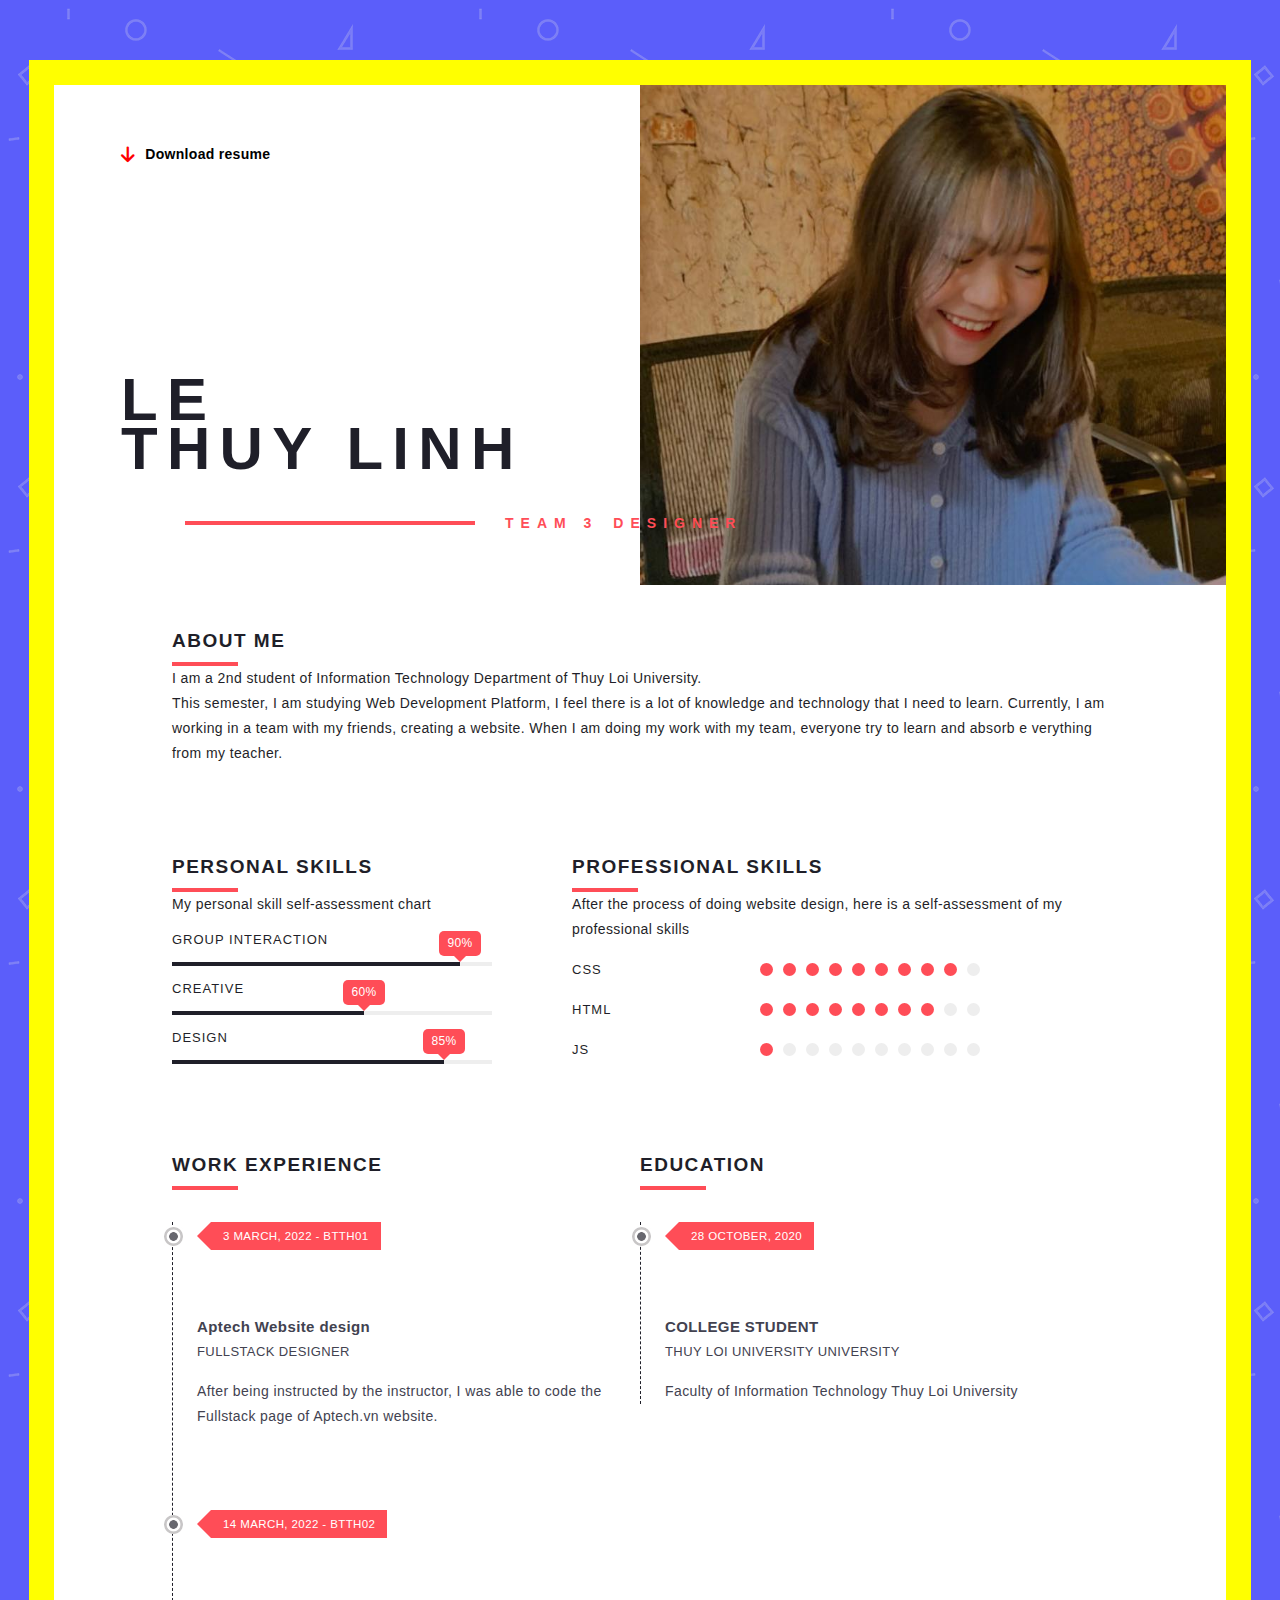
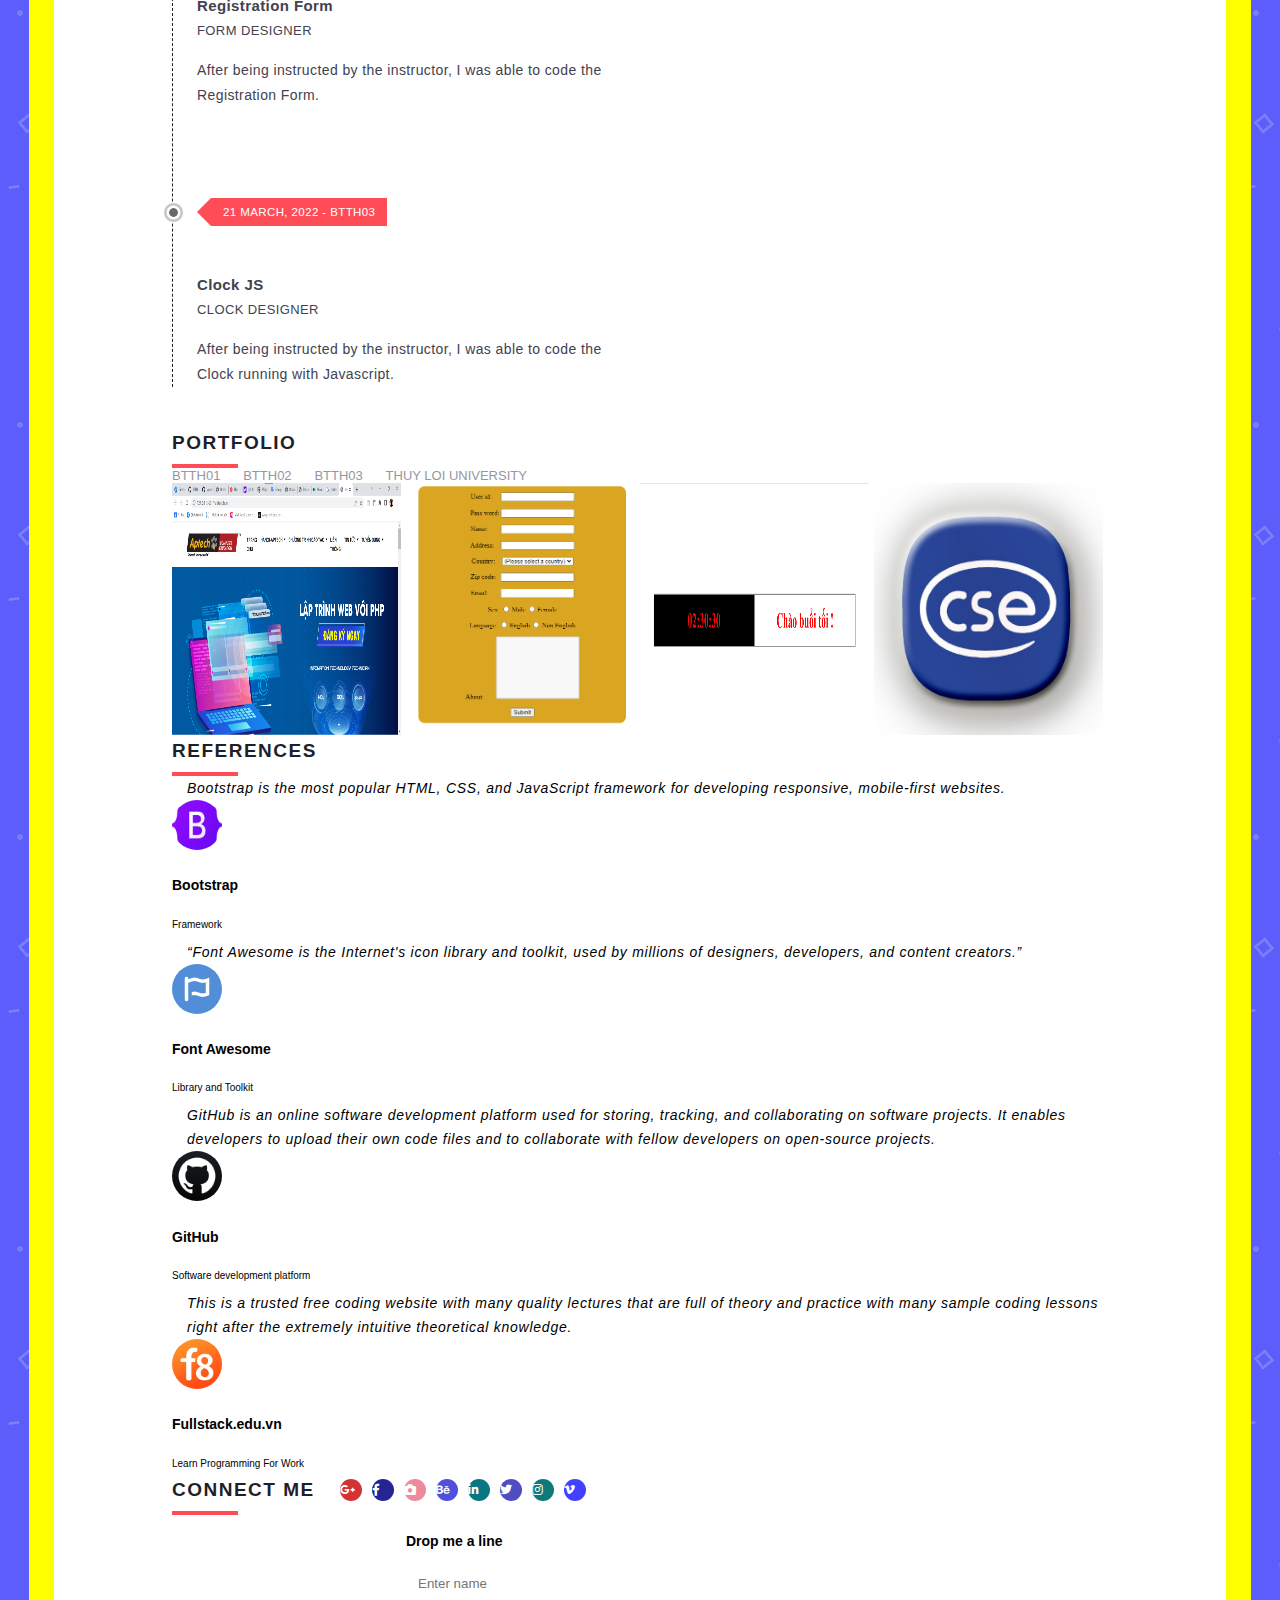
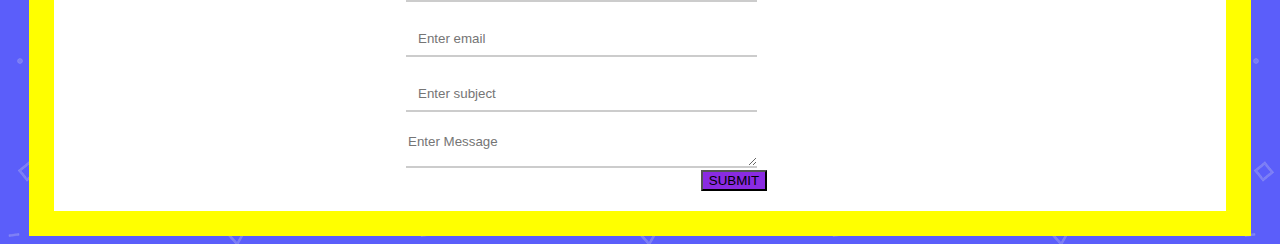
<file: CV-Linh.html>
<!DOCTYPE html>
<html lang="en">

<head>
    <meta charset="UTF-8">
    <meta http-equiv="X-UA-Compatible" content="IE=edge">
    <meta name="viewport" content="width=device-width, initial-scale=1.0">
    <title>Document</title>
    <link href="https://cdn.jsdelivr.net/npm/bootstrap@5.1.3/dist/css/bootstrap.min.css" rel="stylesheet" integrity="sha384-1BmE4kWBq78iYhFldvKuhfTAU6auU8tT94WrHftjDbrCEXSU1oBoqyl2QvZ6jIW3" crossorigin="anonymous">
    <script src="https://cdn.jsdelivr.net/npm/bootstrap@5.1.3/dist/js/bootstrap.bundle.min.js" integrity="sha384-ka7Sk0Gln4gmtz2MlQnikT1wXgYsOg+OMhuP+IlRH9sENBO0LRn5q+8nbTov4+1p" crossorigin="anonymous"></script>
    <link rel="stylesheet" href="https://cdnjs.cloudflare.com/ajax/libs/font-awesome/6.0.0/css/all.min.css">
    <link rel="stylesheet" href="css/CV-Linh.css">
</head>

<body>
    <div class="container">
        <div class="container__content gird">
            <!-- Xử lý header -->
            <header class="header">
                <div class="header__download">
                    <a href="" class="header__download__link">
                        <i class="header__download__i fa-solid fa-arrow-down"></i>
                        <span class="header__download__span">Download resume</span>
                    </a>
                </div>
                <div class="header__text-big">
                    <div class="header__text-big__top">LE</div>
                    <div class="header__text-big__bottom">THUY LINH</div>
                </div>
                <div class="header__road__text">
                    <div class="header__road__text__road">

                    </div>
                    <span class="header__road__text__span">TEAM 3</span>
                    <span class="header__road__text__span header__road__text__span--end">DESIGNER</span>
                </div>
            </header>
            <!--content-->
            <div class="content gird__content">
                <div class="content__about-me">
                    <div class="content__about-me__title">
                        ABOUT ME
                    </div>
                    <div class="content__about-me__road"></div>
                    <div class="content__about-me__content content__about-me__content--top">
                        I am a 2nd student of Information Technology Department of Thuy Loi University.
                    </div>
                    <div class="content__about-me__content content__about-me__content--bottom">
                        This semester, I am studying Web Development Platform, I feel there is a lot of knowledge and technology that I need to learn. Currently, I am working in a team with my friends, creating a website. When I am doing my work with my team, everyone try to
                        learn and absorb e verything from my teacher.
                    </div>
                </div>
                <div class="content__skills">
                    <div class="content__personal_skills1">
                        <div class="content__personal_skills__title">
                            PERSONAL SKILLS
                        </div>
                        <div class="content__professional_skills__road"></div>
                        <div class="content__personal_skills__content content__personal_skills__content--top">
                            My personal skill self-assessment chart
                        </div>
                        <div class="content__personal_skills__content content__personal_skills__content--bottom">
                            <div class="content__personal_skills__content__name">
                                GROUP INTERACTION
                            </div>
                            <div class="content__personal_skills__content__persent">
                                <div class="content__personal_skills__content__number-persent--group-interaction"></div>
                                <div class="content__personal_skills__content__persent__mess1">
                                    90%
                                    <div class="content__personal_skills__content__persent__mess__trangle"></div>
                                </div>
                            </div>
                            <div class="content__personal_skills__content__name">
                                CREATIVE
                            </div>
                            <div class="content__personal_skills__content__persent">
                                <div class="content__personal_skills__content__number-persent--creative"></div>
                                <div class="content__personal_skills__content__persent__mess2">
                                    60%
                                    <div class="content__personal_skills__content__persent__mess__trangle"></div>
                                </div>
                            </div>
                            <div class="content__personal_skills__content__name">
                                DESIGN
                            </div>
                            <div class="content__personal_skills__content__persent">
                                <div class="content__personal_skills__content__number-persent--design"></div>
                                <div class="content__personal_skills__content__persent__mess3">
                                    85%
                                    <div class="content__personal_skills__content__persent__mess__trangle"></div>
                                </div>
                            </div>
                        </div>
                    </div>
                    <div class="content__professional_skills2">
                        <div class="content__professional_skills__title">
                            PROFESSIONAL SKILLS
                        </div>
                        <div class="content__professional_skills__road"></div>
                        <div class="content__professional_skills__content content__professional_skills__content--top">
                            After the process of doing website design, here is a self-assessment of my professional skills
                        </div>
                        <div class="content__professional_skills__content content__professional_skills__content--bottom">
                            <div class="content__professional_skills__content__label-circle">
                                <label for="" class="content__professional_skills__content__label">CSS</label>
                                <ul class="content__professional_skills__content__circle">
                                    <li class="content__professional_skills__content__circle-items content__professional_skills__content__circle-items--background-color">1</li>
                                    <li class="content__professional_skills__content__circle-items content__professional_skills__content__circle-items--background-color">2</li>
                                    <li class="content__professional_skills__content__circle-items content__professional_skills__content__circle-items--background-color">3</li>
                                    <li class="content__professional_skills__content__circle-items content__professional_skills__content__circle-items--background-color">4</li>
                                    <li class="content__professional_skills__content__circle-items content__professional_skills__content__circle-items--background-color">5</li>
                                    <li class="content__professional_skills__content__circle-items content__professional_skills__content__circle-items--background-color">6</li>
                                    <li class="content__professional_skills__content__circle-items content__professional_skills__content__circle-items--background-color">7</li>
                                    <li class="content__professional_skills__content__circle-items content__professional_skills__content__circle-items--background-color">8</li>
                                    <li class="content__professional_skills__content__circle-items content__professional_skills__content__circle-items--background-color">9</li>
                                    <li class="content__professional_skills__content__circle-items">10</li>
                                </ul>
                            </div>
                            <div class="content__professional_skills__content__label-circle">
                                <label for="" class="content__professional_skills__content__label">HTML</label>
                                <ul class="content__professional_skills__content__circle">
                                    <li class="content__professional_skills__content__circle-items content__professional_skills__content__circle-items--background-color">1</li>
                                    <li class="content__professional_skills__content__circle-items content__professional_skills__content__circle-items--background-color">2</li>
                                    <li class="content__professional_skills__content__circle-items content__professional_skills__content__circle-items--background-color">3</li>
                                    <li class="content__professional_skills__content__circle-items content__professional_skills__content__circle-items--background-color">4</li>
                                    <li class="content__professional_skills__content__circle-items content__professional_skills__content__circle-items--background-color">5</li>
                                    <li class="content__professional_skills__content__circle-items content__professional_skills__content__circle-items--background-color">6</li>
                                    <li class="content__professional_skills__content__circle-items content__professional_skills__content__circle-items--background-color">7</li>
                                    <li class="content__professional_skills__content__circle-items content__professional_skills__content__circle-items--background-color">8</li>
                                    <li class="content__professional_skills__content__circle-items">9</li>
                                    <li class="content__professional_skills__content__circle-items">10</li>
                                </ul>
                            </div>
                            <div class="content__professional_skills__content__label-circle">
                                <label for="" class="content__professional_skills__content__label">JS</label>
                                <ul class="content__professional_skills__content__circle">
                                    <li class="content__professional_skills__content__circle-items content__professional_skills__content__circle-items--background-color">1</li>
                                    <li class="content__professional_skills__content__circle-items">2</li>
                                    <li class="content__professional_skills__content__circle-items">3</li>
                                    <li class="content__professional_skills__content__circle-items">4</li>
                                    <li class="content__professional_skills__content__circle-items">5</li>
                                    <li class="content__professional_skills__content__circle-items">6</li>
                                    <li class="content__professional_skills__content__circle-items">7</li>
                                    <li class="content__professional_skills__content__circle-items">́́́8</li>
                                    <li class="content__professional_skills__content__circle-items">9</li>
                                    <li class="content__professional_skills__content__circle-items">10</li>
                                </ul>
                            </div>
                        </div>
                    </div>
                </div>
                <!-- WORK EXPERIENCE -->
                <div class="content__experience">
                    <div class="content__work-experience">
                        <div class="content__work-experience__title">
                            WORK EXPERIENCE
                        </div>
                        <div class="content__work-experience__road"></div>
                        <div class="content__work-experience__content">
                            <!-- ảnh hình tròn -->
                            <img src="./images/around.png" alt="" class="content__experience__img">
                            <!-- Khối màu và tam giác -->
                            <div class="content__experience__day">
                                3 MARCH, 2022 - BTTH01
                                <div class="content__experience__day__trangle"></div>
                            </div>
                            <!-- Khối nội dung -->
                            <div class="content__experience__mean">
                                <div class="content__experience__mean--top">
                                    <div class="content__experience__mean--top__title">
                                        Aptech Website design
                                    </div>
                                    <div class="content__experience__mean--top__mean">
                                        FULLSTACK DESIGNER
                                    </div>
                                </div>
                                <div class="content__experience__mean--bottom">
                                    After being instructed by the instructor, I was able to code the Fullstack page of Aptech.vn website.
                                </div>
                            </div>
                            <!-- ảnh hình tròn -->
                            <img src="./images/around.png" alt="" class="content__experience__img content__experience__img2">
                            <!-- Khối màu và tam giác -->
                            <div class="content__experience__day content__experience__day2">
                                14 MARCH, 2022 - BTTH02
                                <div class="content__experience__day__trangle"></div>
                            </div>
                            <!-- Khối nội dung -->
                            <div class="content__experience__mean content__experience__mean2">
                                <div class="content__experience__mean--top">
                                    <div class="content__experience__mean--top__title">
                                        Registration Form
                                    </div>
                                    <div class="content__experience__mean--top__mean">
                                        FORM DESIGNER
                                    </div>
                                </div>
                                <div class="content__experience__mean--bottom">
                                    After being instructed by the instructor, I was able to code the Registration Form.
                                </div>
                            </div>
                            <!-- ảnh hình tròn -->
                            <img src="./images/around.png" alt="" class="content__experience__img content__experience__img3">
                            <!-- Khối màu và tam giác -->
                            <div class="content__experience__day content__experience__day3">
                                21 MARCH, 2022 - BTTH03
                                <div class="content__experience__day__trangle"></div>
                            </div>
                            <!-- Khối nội dung -->
                            <div class="content__experience__mean content__experience__mean3">
                                <div class="content__experience__mean--top">
                                    <div class="content__experience__mean--top__title">
                                        Clock JS
                                    </div>
                                    <div class="content__experience__mean--top__mean">
                                        CLOCK DESIGNER
                                    </div>
                                </div>
                                <div class="content__experience__mean--bottom">
                                    After being instructed by the instructor, I was able to code the Clock running with Javascript.
                                </div>
                            </div>
                        </div>
                    </div>
                    <div class="content__education">
                        <div class="content__education__title">
                            EDUCATION
                        </div>
                        <div class="content__education__road"></div>
                        <div class="content__education__content">
                            <!-- ảnh hình tròn -->
                            <img src="./images/around.png" alt="" class="content__experience__img">
                            <!-- Khối màu và tam giác -->
                            <div class="content__experience__day">
                                28 OCTOBER, 2020
                                <div class="content__experience__day__trangle"></div>
                            </div>
                            <!-- Khối nội dung -->
                            <div class="content__experience__mean">
                                <div class="content__experience__mean--top">
                                    <div class="content__experience__mean--top__title">
                                        COLLEGE STUDENT
                                    </div>
                                    <div class="content__experience__mean--top__mean">
                                        THUY LOI UNIVERSITY UNIVERSITY
                                    </div>
                                </div>
                                <div class="content__experience__mean--bottom">
                                    Faculty of Information Technology Thuy Loi University
                                </div>
                            </div>

                        </div>
                    </div>
                </div>
                <!--Portfolio-->
                <div class="content__portfolio">
                    <div class="content__portfolio__title">
                        PORTFOLIO
                    </div>
                    <div class="content__portfolio__road"></div>
                    <div class="content__portfolio__content content__portfolio__content--top">
                        <!-- Danh sách -->
                        <ul class="content__portfolio__content--top__list">
                            <li class="content__portfolio__content--top__items">
                                BTTH01
                            </li>
                            <li class="content__portfolio__content--top__items">
                                BTTH02
                            </li>
                            <li class="content__portfolio__content--top__items">
                                BTTH03
                            </li>
                            <li class="content__portfolio__content--top__items">
                                THUY LOI UNIVERSITY
                            </li>

                        </ul>
                    </div>
                    <div class="content__portfolio__content content__portfolio__content--bottom">
                        <div class="content__portfolio__content--bottom__container-imgs">
                            <div class="content__portfolio__content--bottom__container-imgs__blur"></div>
                            <img src="./images/BTTH01.png" alt="" class="content__portfolio__content--bottom__img">
                            <a href="../videos/BTTH01.mp4" class="content__portfolio__content--bottom__link">
                                <i class="content__portfolio__content--bottom__i fa-solid fa-video"></i>
                            </a>
                            <div class="content__portfolio__content--bottom__i__project-name">
                                BTTH01
                            </div>
                        </div>
                        <div class="content__portfolio__content--bottom__container-imgs">
                            <div class="content__portfolio__content--bottom__container-imgs__blur"></div>
                            <img src="./images/BTTH02.png" alt="" class="content__portfolio__content--bottom__img">
                            <a href="images/BTTH02.png" class="content__portfolio__content--bottom__link">
                                <i class="content__portfolio__content--bottom__i fa-solid fa-image"></i>
                            </a>
                            <div class="content__portfolio__content--bottom__i__project-name">
                                BTTH02
                            </div>
                        </div>
                        <div class="content__portfolio__content--bottom__container-imgs">
                            <div class="content__portfolio__content--bottom__container-imgs__blur"></div>
                            <img src="./images/BTTH03.png" alt="" class="content__portfolio__content--bottom__img">
                            <a href="images/BTTH03.png" class="content__portfolio__content--bottom__link">
                                <i class="content__portfolio__content--bottom__i fa-solid fa-image"></i>
                            </a>
                            <div class="content__portfolio__content--bottom__i__project-name">
                                BTTH03
                            </div>
                        </div>
                        <div class="content__portfolio__content--bottom__container-imgs">
                            <div class="content__portfolio__content--bottom__container-imgs__blur"></div>
                            <img src="./images/ThuyLoi.jpg" alt="" class="content__portfolio__content--bottom__img">
                            <a href="images/ThuyLoi.jpg" class="content__portfolio__content--bottom__link">
                                <i class="content__portfolio__content--bottom__i fa-solid fa-image"></i>
                            </a>
                            <div class="content__portfolio__content--bottom__i__project-name">
                                THUY LOI UNIVERSITY
                            </div>
                        </div>

                    </div>
                </div>
                <!--References-->
                <div class="references mt-5">
                    <div class="content__portfolio__title">
                        REFERENCES
                    </div>
                    <div class="content__portfolio__road"></div>
                    <div class="content">
                        <div class="row mt-5">
                            <div class="col-sm-6 order-last">
                                <div class="intro">
                                    Bootstrap is the most popular HTML, CSS, and JavaScript framework for developing responsive, mobile-first websites.
                                </div>
                                <div class="person mb-3 mt-5" style="max-width: 540px;">
                                    <div class="row g-0">
                                        <div class="col-md-2">
                                            <img src="images/Bootstrap.png" class="img-fluid" alt="...">
                                        </div>
                                        <div class="col-md-10">
                                            <div class="card-body">
                                                <h5 class="card-title">Bootstrap</h5>
                                                <p class="card-text">Framework </p>
                                            </div>
                                        </div>
                                    </div>
                                </div>
                            </div>
                            <div class="col-sm-6 order-first">

                                <div class="intro">“Font Awesome is the Internet's icon library and toolkit, used by millions of designers, developers, and content creators.”</div>
                                <div class="person mb-3 mt-5" style="max-width: 540px;">
                                    <div class="row g-0">
                                        <div class="col-md-2">
                                            <img src="images/Fontawesome.png" class="img-fluid" alt="...">
                                        </div>
                                        <div class="col-md-10">
                                            <div class="card-body">
                                                <h5 class="card-title">Font Awesome</h5>
                                                <p class="card-text">Library and Toolkit</p>
                                            </div>
                                        </div>
                                    </div>
                                </div>
                            </div>
                        </div>
                    </div>

                    <div class="content">
                        <div class="row mt-5">
                            <div class="col-sm-6 order-last">
                                <div class="intro">
                                    GitHub is an online software development platform used for storing, tracking, and collaborating on software projects. It enables developers to upload their own code files and to collaborate with fellow developers on open-source projects.
                                </div>
                                <div class="person mb-3 mt-5" style="max-width: 540px;">
                                    <div class="row g-0">
                                        <div class="col-md-2">
                                            <img src="images/GitHub.png" class="img-fluid" alt="...">
                                        </div>
                                        <div class="col-md-10">
                                            <div class="card-body">
                                                <h5 class="card-title">GitHub</h5>
                                                <p class="card-text">Software development platform</p>
                                            </div>
                                        </div>
                                    </div>
                                </div>
                            </div>
                            <div class="col-sm-6 order-first">
                                <div class="intro">
                                    This is a trusted free coding website with many quality lectures that are full of theory and practice with many sample coding lessons right after the extremely intuitive theoretical knowledge.
                                </div>
                                <div class="person mb-3 mt-5" style="max-width: 540px;">
                                    <div class="row g-0">
                                        <div class="col-md-2">
                                            <img src="images/f8.png" class="img-fluid" alt="...">
                                        </div>
                                        <div class="col-md-10">
                                            <div class="card-body">
                                                <h5 class="card-title">Fullstack.edu.vn</h5>
                                                <p class="card-text">Learn Programming For Work</p>
                                            </div>
                                        </div>
                                    </div>
                                </div>
                            </div>
                        </div>
                    </div>
                </div>

                <!-- Connect Me -->
                <div class="connect">
                    <div class="content__portfolio__title">
                        CONNECT ME
                        <div class="content__portfolio__road"></div>
                    </div>

                    <div class="box-icon text-center mt-1">
                        <div class="google"><a href="#"><i class="fa-brands fa-google-plus-g"></i></a></div>
                        <div class="facbook"><a href="#"><i class="fa-brands fa-facebook-f"></i></a></div>
                        <div class="ball"><a href="#"><i class="fa-solid fa-camera"></i></a></div>
                        <div class="be"><a href="#"><i class="fa-brands fa-behance"></i></i></a></div>
                        <div class="in"><a href="#"><i class="fa-brands fa-linkedin-in"></i></a></div>
                        <div class="twer"><a href="#"><i class="fa-brands fa-twitter"></i></a></div>
                        <div class="ins"><a href="#"><i class="fa-brands fa-instagram"></i></a></div>
                        <div class="vi"><a href="#"><i class="fa-brands fa-vimeo-v"></i></a></div>
                    </div>
                </div>
                <!-- Gmail -->
                <div class="gmail mt-5">

                    <form>
                        <p>Drop me a line</p>
                        <div class="mb-3 mt-5">
                            <input type="text" class="form-control" id="email" placeholder="Enter name">
                        </div>
                        <div class="mb-3">
                            <input type="text" class="form-control" id="email" placeholder="Enter email">
                        </div>
                        <div class="mb-3">
                            <input type="text" class="form-control" id="email" placeholder="Enter subject">
                        </div>
                        <div class="mb-3">
                            <textarea type="text" class="form-control" id="message" placeholder="Enter Message"></textarea>
                        </div>
                        <button type="submit" class="btn btn-primary">SUBMIT</button>
                    </form>
                </div>


            </div>

</body>

</html>
</file>
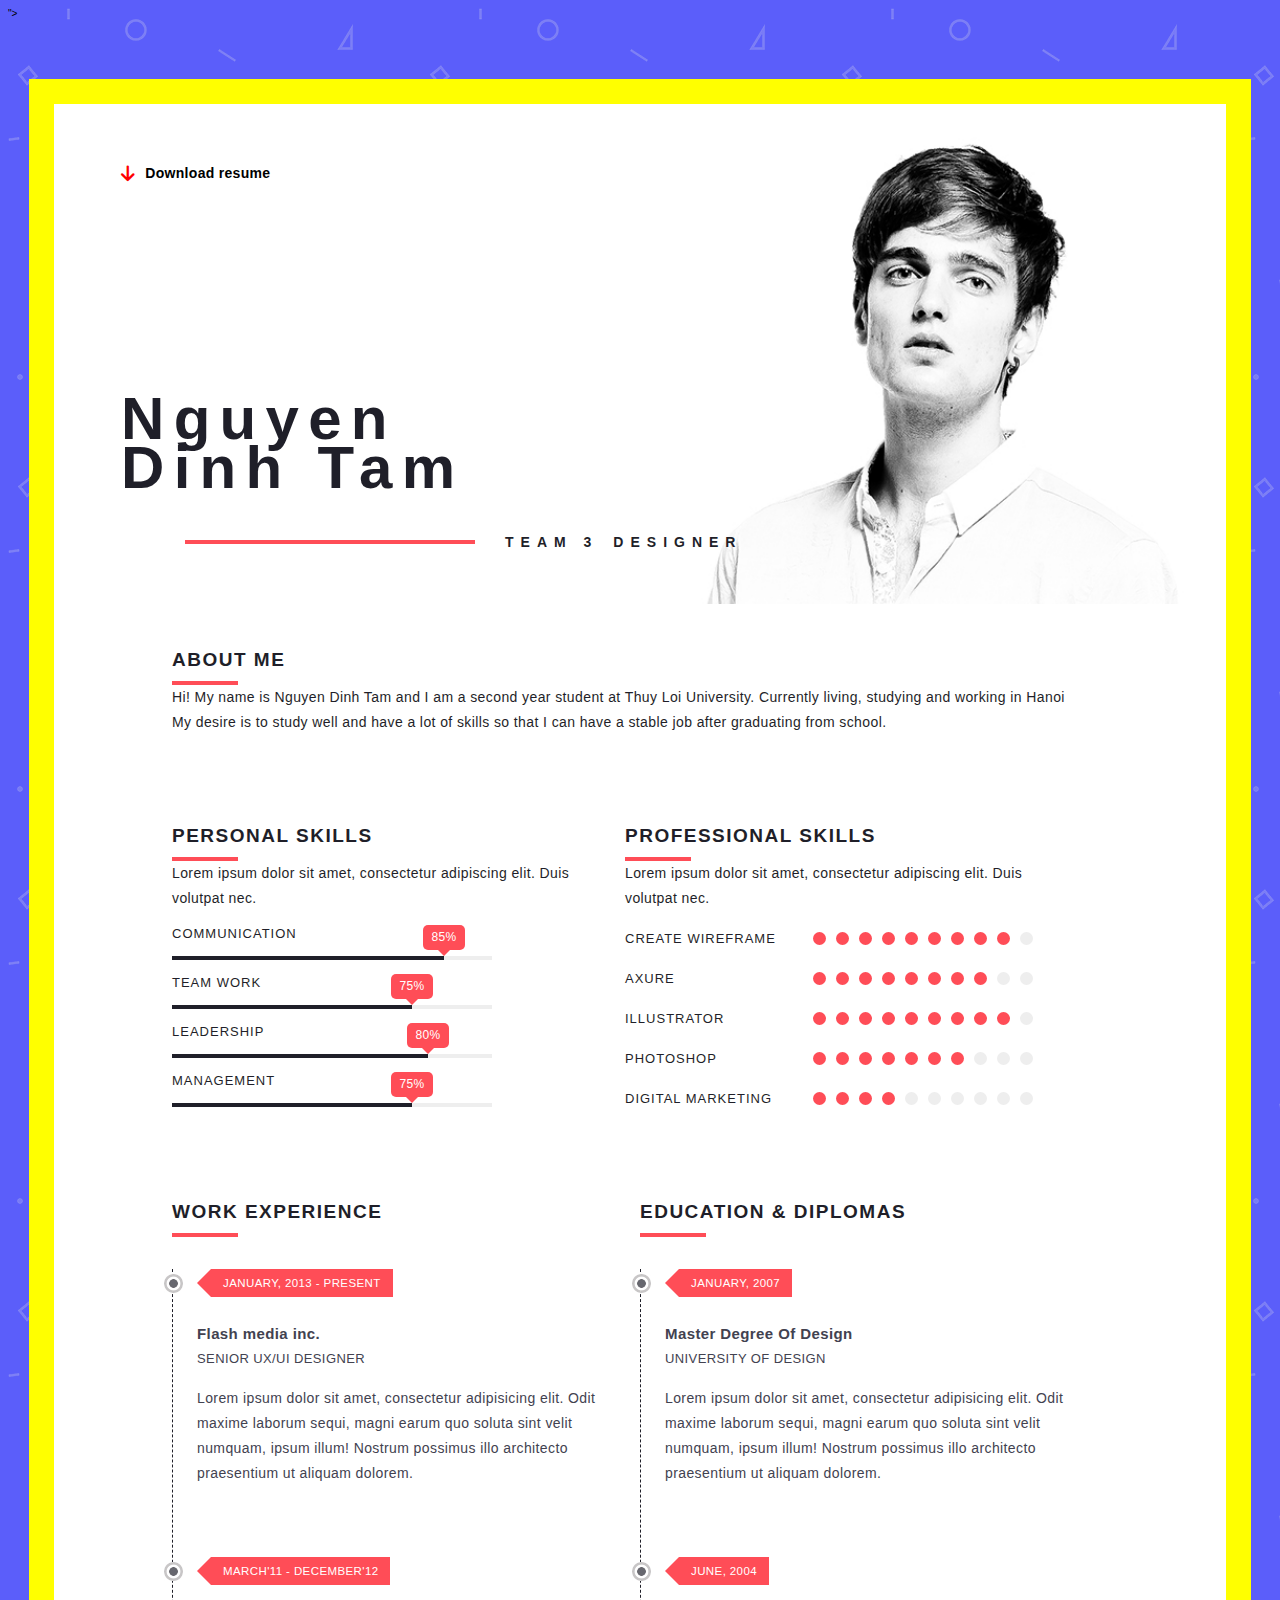
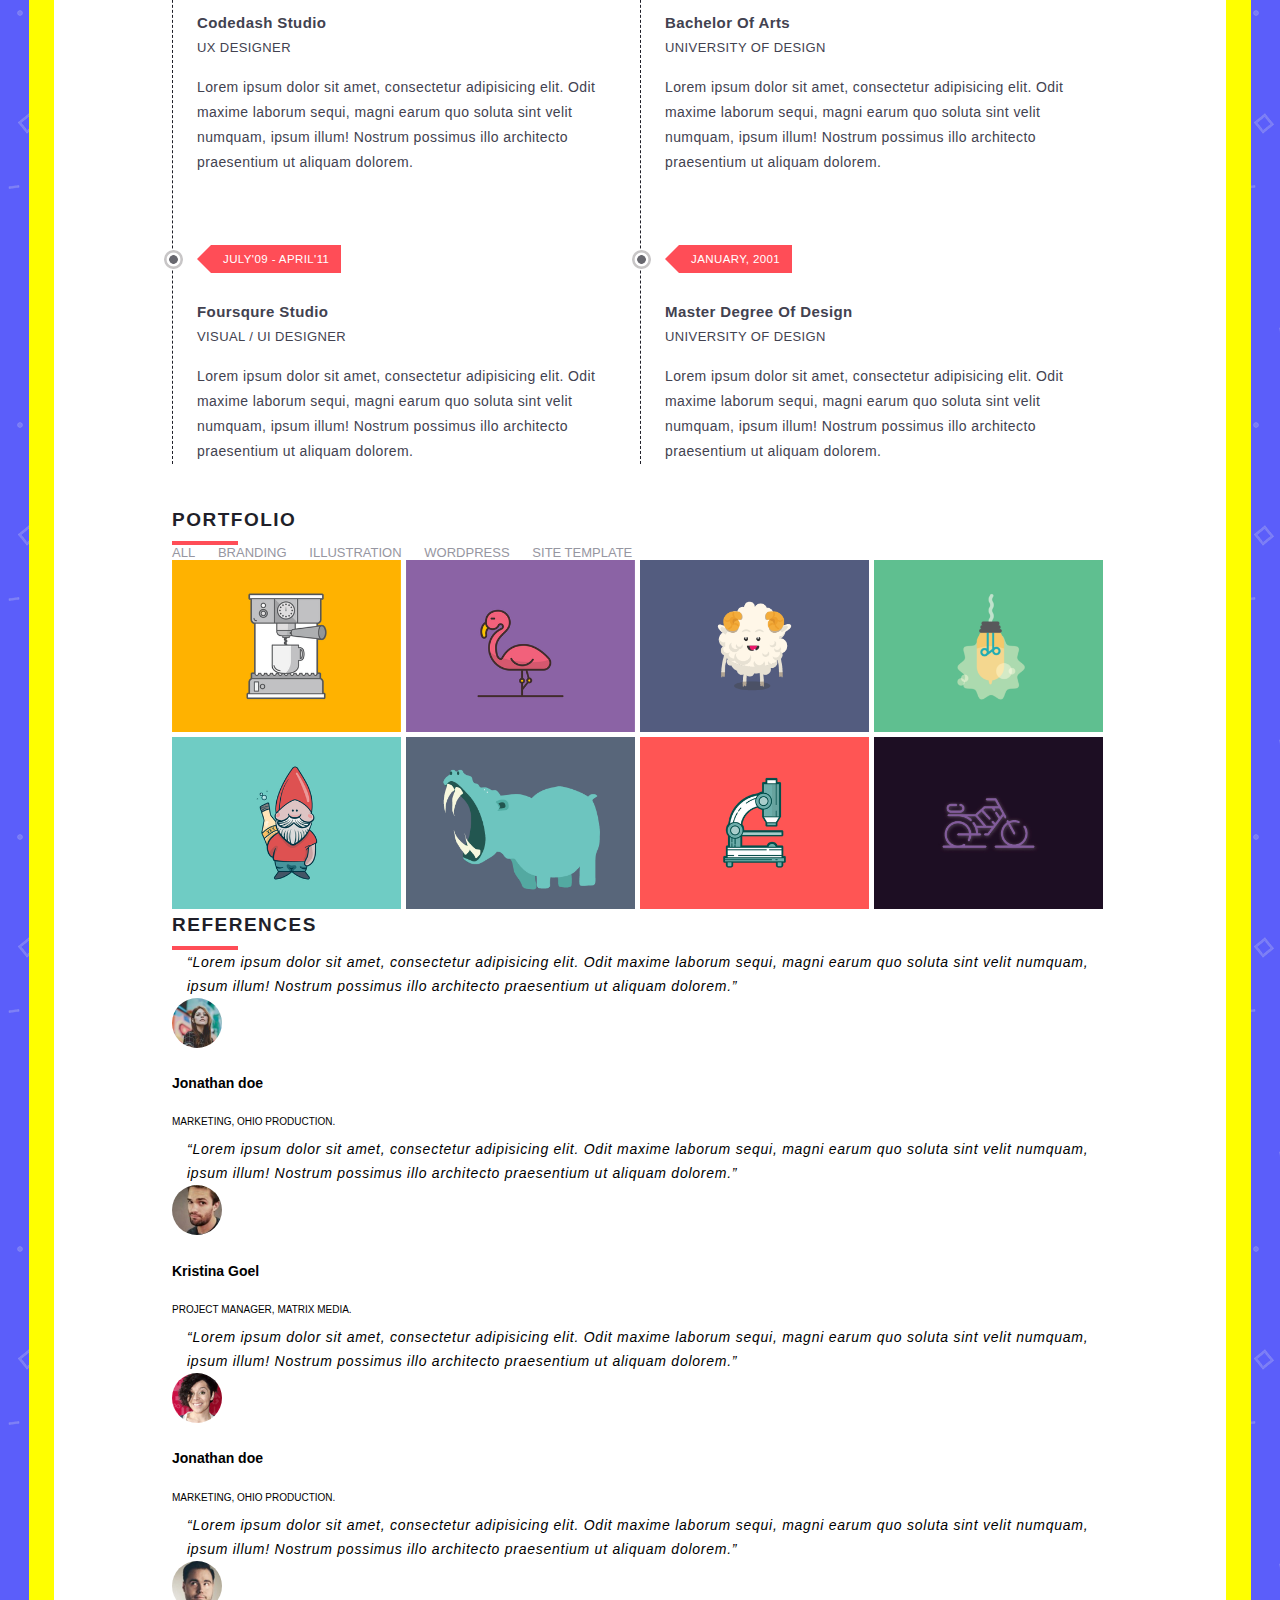
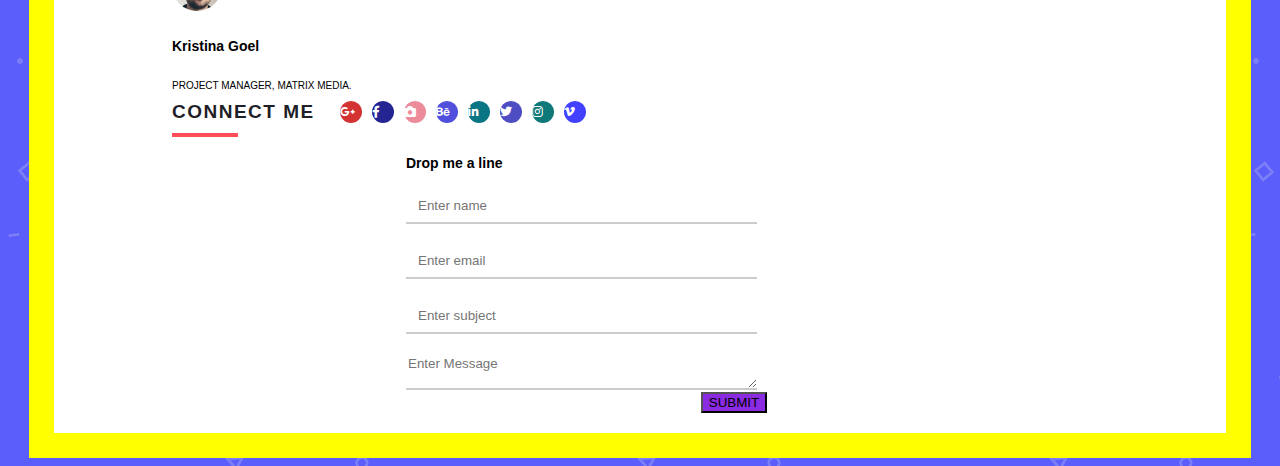
<file: CV-Tam.html>
<!DOCTYPE html>
<html lang="en">

<head>
    <meta charset="UTF-8">
    <meta http-equiv="X-UA-Compatible" content="IE=edge">
    <meta name="viewport" content="width=device-width, initial-scale=1.0">
    <title>Document</title>
    <link href="https://cdn.jsdelivr.net/npm/bootstrap@5.1.3/dist/css/bootstrap.min.css" rel="stylesheet"
        integrity="sha384-1BmE4kWBq78iYhFldvKuhfTAU6auU8tT94WrHftjDbrCEXSU1oBoqyl2QvZ6jIW3" crossorigin="anonymous">
    <link rel="stylesheet" href="https://cdnjs.cloudflare.com/ajax/libs/font-awesome/6.0.0/css/all.min.css">
    <link rel="stylesheet" href="css/CV-Tam.css">
">
</head>

<body>
    <div class="container">
        <div class="container__content gird">
            <!-- Xử lý header -->
            <header class="header">
                <div class="header__download">
                    <a href="" class="header__download__link">
                        <i class="header__download__i fa-solid fa-arrow-down"></i>
                        <span class="header__download__span">Download resume</span>
                    </a>
                </div>
                <div class="header__text-big">
                    <div class="header__text-big__top">Nguyen</div>
                    <div class="header__text-big__bottom">Dinh Tam</div>
                </div>
                <div class="header__road__text">
                    <div class="header__road__text__road">

                    </div>
                    <span class="header__road__text__span">TEAM 3</span>
                    <span class="header__road__text__span header__road__text__span--end">DESIGNER</span>
                </div>
            </header>
            <!--content-->
            <div class="content gird__content">
                <div class="content__about-me">
                    <div class="content__about-me__title">
                        ABOUT ME
                    </div>
                    <div class="content__about-me__road"></div>
                    <div class="content__about-me__content content__about-me__content--top">
                        Hi! My name is Nguyen Dinh Tam and I am a second year student at Thuy Loi University. Currently living, studying and working in Hanoi
                    </div>
                    <div class="content__about-me__content content__about-me__content--bottom">
                        My desire is to study well and have a lot of skills so that I can have a stable job after graduating from school.
                    </div>
                </div>
                <div class="content__skills">
                    <div class="content__personal_skills">
                        <div class="content__personal_skills__title">
                            PERSONAL SKILLS
                        </div>
                        <div class="content__personal_skills__road"></div>
                        <div class="content__personal_skills__content content__personal_skills__content--top">
                            Lorem ipsum dolor sit amet, consectetur adipiscing elit. Duis volutpat nec.
                        </div>
                        <div class="content__personal_skills__content content__personal_skills__content--bottom">
                            <div class="content__personal_skills__content__name">
                                COMMUNICATION
                            </div>
                            <div class="content__personal_skills__content__persent">
                                <div class="content__personal_skills__content__number-persent--communication"></div>
                                <div class="content__personal_skills__content__persent__mess">
                                    85%
                                    <div class="content__personal_skills__content__persent__mess__trangle"></div>
                                </div>
                            </div>
                            <div class="content__personal_skills__content__name">
                                TEAM WORK
                            </div>
                            <div class="content__personal_skills__content__persent">
                                <div class="content__personal_skills__content__number-persent--team-word"></div>
                                <div class="content__personal_skills__content__persent__mess2">
                                    75%
                                    <div class="content__personal_skills__content__persent__mess__trangle"></div>
                                </div>
                            </div>
                            <div class="content__personal_skills__content__name">
                                LEADERSHIP
                            </div>
                            <div class="content__personal_skills__content__persent">
                                <div class="content__personal_skills__content__number-persent--leadership"></div>
                                <div class="content__personal_skills__content__persent__mess3">
                                    80%
                                    <div class="content__personal_skills__content__persent__mess__trangle"></div>
                                </div>
                            </div>
                            <div class="content__personal_skills__content__name">
                                MANAGEMENT
                            </div>
                            <div class="content__personal_skills__content__persent">
                                <div class="content__personal_skills__content__number-persent--management"></div>
                                <div class="content__personal_skills__content__persent__mess4">
                                    75%
                                    <div class="content__personal_skills__content__persent__mess__trangle"></div>
                                </div>
                            </div>
                        </div>
                    </div>
                    <div class="content__professional_skills">
                        <div class="content__professional_skills__title">
                            PROFESSIONAL SKILLS
                        </div>
                        <div class="content__professional_skills__road"></div>
                        <div class="content__professional_skills__content content__professional_skills__content--top">
                            Lorem ipsum dolor sit amet, consectetur adipiscing elit. Duis volutpat nec.
                        </div>
                        <div
                            class="content__professional_skills__content content__professional_skills__content--bottom">
                            <div class="content__professional_skills__content__label-circle">
                                <label for="" class="content__professional_skills__content__label">CREATE
                                    WIREFRAME</label>
                                <ul class="content__professional_skills__content__circle">
                                    <li
                                        class="content__professional_skills__content__circle-items content__professional_skills__content__circle-items--background-color">
                                        1</li>
                                    <li
                                        class="content__professional_skills__content__circle-items content__professional_skills__content__circle-items--background-color">
                                        2</li>
                                    <li
                                        class="content__professional_skills__content__circle-items content__professional_skills__content__circle-items--background-color">
                                        3</li>
                                    <li
                                        class="content__professional_skills__content__circle-items content__professional_skills__content__circle-items--background-color">
                                        4</li>
                                    <li
                                        class="content__professional_skills__content__circle-items content__professional_skills__content__circle-items--background-color">
                                        5</li>
                                    <li
                                        class="content__professional_skills__content__circle-items content__professional_skills__content__circle-items--background-color">
                                        6</li>
                                    <li
                                        class="content__professional_skills__content__circle-items content__professional_skills__content__circle-items--background-color">
                                        7</li>
                                    <li
                                        class="content__professional_skills__content__circle-items content__professional_skills__content__circle-items--background-color">
                                        8</li>
                                    <li
                                        class="content__professional_skills__content__circle-items content__professional_skills__content__circle-items--background-color">
                                        9</li>
                                    <li class="content__professional_skills__content__circle-items">10</li>
                                </ul>
                            </div>
                            <div class="content__professional_skills__content__label-circle">
                                <label for="" class="content__professional_skills__content__label">AXURE</label>
                                <ul class="content__professional_skills__content__circle">
                                    <li
                                        class="content__professional_skills__content__circle-items content__professional_skills__content__circle-items--background-color">
                                        1</li>
                                    <li
                                        class="content__professional_skills__content__circle-items content__professional_skills__content__circle-items--background-color">
                                        2</li>
                                    <li
                                        class="content__professional_skills__content__circle-items content__professional_skills__content__circle-items--background-color">
                                        3</li>
                                    <li
                                        class="content__professional_skills__content__circle-items content__professional_skills__content__circle-items--background-color">
                                        4</li>
                                    <li
                                        class="content__professional_skills__content__circle-items content__professional_skills__content__circle-items--background-color">
                                        5</li>
                                    <li
                                        class="content__professional_skills__content__circle-items content__professional_skills__content__circle-items--background-color">
                                        6</li>
                                    <li
                                        class="content__professional_skills__content__circle-items content__professional_skills__content__circle-items--background-color">
                                        7</li>
                                    <li
                                        class="content__professional_skills__content__circle-items content__professional_skills__content__circle-items--background-color">
                                        8</li>
                                    <li class="content__professional_skills__content__circle-items">9</li>
                                    <li class="content__professional_skills__content__circle-items">10</li>
                                </ul>
                            </div>
                            <div class="content__professional_skills__content__label-circle">
                                <label for="" class="content__professional_skills__content__label">ILLUSTRATOR</label>
                                <ul class="content__professional_skills__content__circle">
                                    <li
                                        class="content__professional_skills__content__circle-items content__professional_skills__content__circle-items--background-color">
                                        1</li>
                                    <li
                                        class="content__professional_skills__content__circle-items content__professional_skills__content__circle-items--background-color">
                                        2</li>
                                    <li
                                        class="content__professional_skills__content__circle-items content__professional_skills__content__circle-items--background-color">
                                        3</li>
                                    <li
                                        class="content__professional_skills__content__circle-items content__professional_skills__content__circle-items--background-color">
                                        4</li>
                                    <li
                                        class="content__professional_skills__content__circle-items content__professional_skills__content__circle-items--background-color">
                                        5</li>
                                    <li
                                        class="content__professional_skills__content__circle-items content__professional_skills__content__circle-items--background-color">
                                        6</li>
                                    <li
                                        class="content__professional_skills__content__circle-items content__professional_skills__content__circle-items--background-color">
                                        7</li>
                                    <li
                                        class="content__professional_skills__content__circle-items content__professional_skills__content__circle-items--background-color">
                                        8</li>
                                    <li
                                        class="content__professional_skills__content__circle-items content__professional_skills__content__circle-items--background-color">
                                        9</li>
                                    <li class="content__professional_skills__content__circle-items">10</li>
                                </ul>
                            </div>
                            <div class="content__professional_skills__content__label-circle">
                                <label for="" class="content__professional_skills__content__label">PHOTOSHOP</label>
                                <ul class="content__professional_skills__content__circle">
                                    <li
                                        class="content__professional_skills__content__circle-items content__professional_skills__content__circle-items--background-color">
                                        1</li>
                                    <li
                                        class="content__professional_skills__content__circle-items content__professional_skills__content__circle-items--background-color">
                                        2</li>
                                    <li
                                        class="content__professional_skills__content__circle-items content__professional_skills__content__circle-items--background-color">
                                        3</li>
                                    <li
                                        class="content__professional_skills__content__circle-items content__professional_skills__content__circle-items--background-color">
                                        4</li>
                                    <li
                                        class="content__professional_skills__content__circle-items content__professional_skills__content__circle-items--background-color">
                                        5</li>
                                    <li
                                        class="content__professional_skills__content__circle-items content__professional_skills__content__circle-items--background-color">
                                        6</li>
                                    <li
                                        class="content__professional_skills__content__circle-items content__professional_skills__content__circle-items--background-color">
                                        7</li>
                                    <li class="content__professional_skills__content__circle-items">8</li>
                                    <li class="content__professional_skills__content__circle-items">9</li>
                                    <li class="content__professional_skills__content__circle-items">10</li>
                                </ul>
                            </div>
                            <div class="content__professional_skills__content__label-circle">
                                <label for="" class="content__professional_skills__content__label">DIGITAL
                                    MARKETING</label>
                                <ul class="content__professional_skills__content__circle">
                                    <li
                                        class="content__professional_skills__content__circle-items content__professional_skills__content__circle-items--background-color">
                                        1</li>
                                    <li
                                        class="content__professional_skills__content__circle-items content__professional_skills__content__circle-items--background-color">
                                        2</li>
                                    <li
                                        class="content__professional_skills__content__circle-items content__professional_skills__content__circle-items--background-color">
                                        3</li>
                                    <li
                                        class="content__professional_skills__content__circle-items content__professional_skills__content__circle-items--background-color">
                                        4</li>
                                    <li class="content__professional_skills__content__circle-items">5</li>
                                    <li class="content__professional_skills__content__circle-items">6</li>
                                    <li class="content__professional_skills__content__circle-items">7</li>
                                    <li class="content__professional_skills__content__circle-items">8</li>
                                    <li class="content__professional_skills__content__circle-items">9</li>
                                    <li class="content__professional_skills__content__circle-items">10</li>
                                </ul>
                            </div>
                        </div>
                    </div>
                </div>
                <!-- WORK EXPERIENCE -->
                <div class="content__experience">
                    <div class="content__work-experience">
                        <div class="content__work-experience__title">
                            WORK EXPERIENCE
                        </div>
                        <div class="content__work-experience__road"></div>
                        <div class="content__work-experience__content">
                            <!-- ảnh hình tròn -->
                            <img src="./images/around.png" alt="" class="content__experience__img">
                            <!-- Khối màu và tam giác -->
                            <div class="content__experience__day">
                                JANUARY, 2013 - PRESENT
                                <div class="content__experience__day__trangle"></div>
                            </div>
                            <!-- Khối nội dung -->
                            <div class="content__experience__mean">
                                <div class="content__experience__mean--top">
                                    <div class="content__experience__mean--top__title">
                                        Flash media inc.
                                    </div>
                                    <div class="content__experience__mean--top__mean">
                                        SENIOR UX/UI DESIGNER
                                    </div>
                                </div>
                                <div class="content__experience__mean--bottom">
                                    Lorem ipsum dolor sit amet, consectetur adipisicing elit.
                                    Odit maxime laborum sequi, magni earum quo soluta sint velit numquam,
                                    ipsum illum! Nostrum possimus illo architecto praesentium ut aliquam dolorem.
                                </div>
                            </div>
                            <!-- ảnh hình tròn -->
                            <img src="./images/around.png" alt=""
                                class="content__experience__img content__experience__img2">
                            <!-- Khối màu và tam giác -->
                            <div class="content__experience__day content__experience__day2">
                                MARCH'11 - DECEMBER'12
                                <div class="content__experience__day__trangle"></div>
                            </div>
                            <!-- Khối nội dung -->
                            <div class="content__experience__mean content__experience__mean2">
                                <div class="content__experience__mean--top">
                                    <div class="content__experience__mean--top__title">
                                        Codedash Studio
                                    </div>
                                    <div class="content__experience__mean--top__mean">
                                        UX DESIGNER
                                    </div>
                                </div>
                                <div class="content__experience__mean--bottom">
                                    Lorem ipsum dolor sit amet, consectetur adipisicing elit.
                                    Odit maxime laborum sequi, magni earum quo soluta sint velit numquam,
                                    ipsum illum! Nostrum possimus illo architecto praesentium ut aliquam dolorem.
                                </div>
                            </div>
                            <!-- ảnh hình tròn -->
                            <img src="./images/around.png" alt=""
                                class="content__experience__img content__experience__img3">
                            <!-- Khối màu và tam giác -->
                            <div class="content__experience__day content__experience__day3">
                                JULY'09 - APRIL'11
                                <div class="content__experience__day__trangle"></div>
                            </div>
                            <!-- Khối nội dung -->
                            <div class="content__experience__mean content__experience__mean3">
                                <div class="content__experience__mean--top">
                                    <div class="content__experience__mean--top__title">
                                        Foursqure Studio
                                    </div>
                                    <div class="content__experience__mean--top__mean">
                                        VISUAL / UI DESIGNER
                                    </div>
                                </div>
                                <div class="content__experience__mean--bottom">
                                    Lorem ipsum dolor sit amet, consectetur adipisicing elit.
                                    Odit maxime laborum sequi, magni earum quo soluta sint velit numquam,
                                    ipsum illum! Nostrum possimus illo architecto praesentium ut aliquam dolorem.
                                </div>
                            </div>
                        </div>
                    </div>
                    <div class="content__education">
                        <div class="content__education__title">
                            EDUCATION & DIPLOMAS
                        </div>
                        <div class="content__education__road"></div>
                        <div class="content__education__content">
                            <!-- ảnh hình tròn -->
                            <img src="./images/around.png" alt="" class="content__experience__img">
                            <!-- Khố màu và tam giác -->
                            <div class="content__experience__day">
                                JANUARY, 2007
                                <div class="content__experience__day__trangle"></div>
                            </div>
                            <!-- Khối nội dung -->
                            <div class="content__experience__mean">
                                <div class="content__experience__mean--top">
                                    <div class="content__experience__mean--top__title">
                                        Master Degree Of Design
                                    </div>
                                    <div class="content__experience__mean--top__mean">
                                        UNIVERSITY OF DESIGN
                                    </div>
                                </div>
                                <div class="content__experience__mean--bottom">
                                    Lorem ipsum dolor sit amet, consectetur adipisicing elit.
                                    Odit maxime laborum sequi, magni earum quo soluta sint velit numquam,
                                    ipsum illum! Nostrum possimus illo architecto praesentium ut aliquam dolorem.
                                </div>
                            </div>
                            <!-- ảnh hình tròn -->
                            <img src="./images/around.png" alt=""
                                class="content__experience__img content__experience__img2">
                            <!-- Khố màu và tam giác -->
                            <div class="content__experience__day content__experience__day2">
                                JUNE, 2004
                                <div class="content__experience__day__trangle"></div>
                            </div>
                            <!-- Khối nội dung -->
                            <div class="content__experience__mean content__experience__mean2">
                                <div class="content__experience__mean--top">
                                    <div class="content__experience__mean--top__title">
                                        Bachelor Of Arts
                                    </div>
                                    <div class="content__experience__mean--top__mean">
                                        UNIVERSITY OF DESIGN
                                    </div>
                                </div>
                                <div class="content__experience__mean--bottom">
                                    Lorem ipsum dolor sit amet, consectetur adipisicing elit.
                                    Odit maxime laborum sequi, magni earum quo soluta sint velit numquam,
                                    ipsum illum! Nostrum possimus illo architecto praesentium ut aliquam dolorem.
                                </div>
                            </div>
                            <!-- ảnh hình tròn -->
                            <img src="./images/around.png" alt=""
                                class="content__experience__img content__experience__img3">
                            <!-- Khố màu và tam giác -->
                            <div class="content__experience__day content__experience__day3">
                                JANUARY, 2001
                                <div class="content__experience__day__trangle"></div>
                            </div>
                            <!-- Khối nội dung -->
                            <div class="content__experience__mean content__experience__mean3">
                                <div class="content__experience__mean--top">
                                    <div class="content__experience__mean--top__title">
                                        Master Degree Of Design
                                    </div>
                                    <div class="content__experience__mean--top__mean">
                                        UNIVERSITY OF DESIGN
                                    </div>
                                </div>
                                <div class="content__experience__mean--bottom">
                                    Lorem ipsum dolor sit amet, consectetur adipisicing elit.
                                    Odit maxime laborum sequi, magni earum quo soluta sint velit numquam,
                                    ipsum illum! Nostrum possimus illo architecto praesentium ut aliquam dolorem.
                                </div>
                            </div>
                        </div>
                    </div>
                </div>
                <!--Portfolio-->
                <div class="content__portfolio">
                    <div class="content__portfolio__title">
                        PORTFOLIO
                    </div>
                    <div class="content__portfolio__road"></div>
                    <div class="content__portfolio__content content__portfolio__content--top">
                        <!-- Danh sách -->
                        <ul class="content__portfolio__content--top__list">
                            <li
                                class="content__portfolio__content--top__items content__portfolio__content--top__items--bold">
                                ALL
                            </li>
                            <li class="content__portfolio__content--top__items">
                                BRANDING
                            </li>
                            <li class="content__portfolio__content--top__items">
                                ILLUSTRATION
                            </li>
                            <li class="content__portfolio__content--top__items">
                                WORDPRESS
                            </li>
                            <li class="content__portfolio__content--top__items">
                                SITE TEMPLATE
                            </li>

                        </ul>
                    </div>
                    <div class="content__portfolio__content content__portfolio__content--bottom">
                        <div class="content__portfolio__content--bottom__container-imgs">
                            <div class="content__portfolio__content--bottom__container-imgs__blur"></div>
                            <img src="./images/portfolio-1.png" alt="" class="content__portfolio__content--bottom__img">
                            <a href="images/portfolio-1.png" class="content__portfolio__content--bottom__link">
                                <i class="content__portfolio__content--bottom__i fa-solid fa-image"></i>
                            </a>
                            <div class="content__portfolio__content--bottom__i__project-name">
                                PROJECT NAME
                            </div>
                        </div>
                        <div class="content__portfolio__content--bottom__container-imgs">
                            <div class="content__portfolio__content--bottom__container-imgs__blur"></div>
                            <img src="./images/portfolio-2.png" alt="" class="content__portfolio__content--bottom__img">
                            <a href="images/portfolio-2.png" class="content__portfolio__content--bottom__link">
                                <i class="content__portfolio__content--bottom__i fa-solid fa-image"></i>
                            </a>
                            <div class="content__portfolio__content--bottom__i__project-name">
                                PROJECT NAME
                            </div>
                        </div>
                        <div class="content__portfolio__content--bottom__container-imgs">
                            <div class="content__portfolio__content--bottom__container-imgs__blur"></div>
                            <img src="./images/portfolio-3.png" alt="" class="content__portfolio__content--bottom__img">
                            <a href="images/portfolio-3.png" class="content__portfolio__content--bottom__link">
                                <i class="content__portfolio__content--bottom__i fa-solid fa-image"></i>
                            </a>
                            <div class="content__portfolio__content--bottom__i__project-name">
                                PROJECT NAME
                            </div>
                        </div>
                        <div class="content__portfolio__content--bottom__container-imgs">
                            <div class="content__portfolio__content--bottom__container-imgs__blur"></div>
                            <img src="./images/portfolio-4.png" alt="" class="content__portfolio__content--bottom__img">
                            <a href="images/portfolio-4.png" class="content__portfolio__content--bottom__link">
                                <i class="content__portfolio__content--bottom__i fa-solid fa-image"></i>
                            </a>
                            <div class="content__portfolio__content--bottom__i__project-name">
                                PROJECT NAME
                            </div>
                        </div>
                        <div class="content__portfolio__content--bottom__container-imgs">
                            <div class="content__portfolio__content--bottom__container-imgs__blur"></div>
                            <img src="./images/portfolio-5.png" alt="" class="content__portfolio__content--bottom__img">
                            <a href="images/portfolio-5.png" class="content__portfolio__content--bottom__link">
                                <i class="content__portfolio__content--bottom__i fa-solid fa-image"></i>
                            </a>
                            <div class="content__portfolio__content--bottom__i__project-name">
                                PROJECT NAME
                            </div>
                        </div>
                        <div class="content__portfolio__content--bottom__container-imgs">
                            <div class="content__portfolio__content--bottom__container-imgs__blur"></div>
                            <img src="./images/portfolio-6.png" alt="" class="content__portfolio__content--bottom__img">
                            <a href="https://vimeo.com/244717336" class="content__portfolio__content--bottom__link">
                                <i class="content__portfolio__content--bottom__i fa-solid fa-video"></i>
                            </a>
                            <div class="content__portfolio__content--bottom__i__project-name">
                                PROJECT NAME
                            </div>
                        </div>
                        <div class="content__portfolio__content--bottom__container-imgs">
                            <div class="content__portfolio__content--bottom__container-imgs__blur"></div>
                            <img src="./images/portfolio-7.png" alt="" class="content__portfolio__content--bottom__img">
                            <a href="https://www.youtube.com/watch?v=0vrdgDdPApQ"
                                class="content__portfolio__content--bottom__link">
                                <i class="content__portfolio__content--bottom__i fa-solid fa-video"></i>
                            </a>
                            <div class="content__portfolio__content--bottom__i__project-name">
                                PROJECT NAME
                            </div>
                        </div>
                        <div class="content__portfolio__content--bottom__container-imgs">
                            <div class="content__portfolio__content--bottom__container-imgs__blur"></div>
                            <img src="./images/portfolio-8.png" alt="" class="content__portfolio__content--bottom__img">
                            <a href="videos/movie.mp4" class="content__portfolio__content--bottom__link">
                                <i class="content__portfolio__content--bottom__i fa-solid fa-video"></i>
                            </a>
                            <div class="content__portfolio__content--bottom__i__project-name">
                                PROJECT NAME
                            </div>
                        </div>
                    </div>
                </div>
                <!--References-->
                <div class="references mt-5">
                    <div class="content__portfolio__title">
                        REFERENCES
                    </div>
                    <div class="content__portfolio__road"></div>
                    <div class="content">
                        <div class="row mt-5">
                            <div class="col-sm-6 order-last">
                                <div class="intro">
                                    “Lorem ipsum dolor sit amet, consectetur adipisicing elit. Odit maxime laborum
                                    sequi, magni earum quo soluta sint velit numquam, ipsum illum! Nostrum possimus illo
                                    architecto praesentium ut aliquam dolorem.”
                                </div>
                                <div class="person mb-3 mt-5" style="max-width: 540px;">
                                    <div class="row g-0">
                                        <div class="col-md-2">
                                            <img src="images/anh1.jpg" class="img-fluid" alt="...">
                                        </div>
                                        <div class="col-md-10">
                                            <div class="card-body">
                                                <h5 class="card-title">Jonathan doe</h5>
                                                <p class="card-text">MARKETING, OHIO PRODUCTION.</p>
                                            </div>
                                        </div>
                                    </div>
                                </div>
                            </div>
                            <div class="col-sm-6 order-first">

                                <div class="intro">“Lorem ipsum dolor sit amet, consectetur adipisicing elit. Odit
                                    maxime laborum sequi, magni earum quo soluta sint velit numquam, ipsum illum!
                                    Nostrum possimus illo architecto praesentium ut aliquam dolorem.”</div>
                                <div class="person mb-3 mt-5" style="max-width: 540px;">
                                    <div class="row g-0">
                                        <div class="col-md-2">
                                            <img src="images/anh2.jpg" class="img-fluid" alt="...">
                                        </div>
                                        <div class="col-md-10">
                                            <div class="card-body">
                                                <h5 class="card-title">Kristina Goel</h5>
                                                <p class="card-text">PROJECT MANAGER, MATRIX MEDIA.</p>
                                            </div>
                                        </div>
                                    </div>
                                </div>
                            </div>
                        </div>
                    </div>

                    <div class="content">
                        <div class="row mt-5">
                            <div class="col-sm-6 order-last">
                                <div class="intro">
                                    “Lorem ipsum dolor sit amet, consectetur adipisicing elit. Odit maxime laborum
                                    sequi, magni earum quo soluta sint velit numquam, ipsum illum! Nostrum possimus illo
                                    architecto praesentium ut aliquam dolorem.”
                                </div>
                                <div class="person mb-3 mt-5" style="max-width: 540px;">
                                    <div class="row g-0">
                                        <div class="col-md-2">
                                            <img src="images/anh3.jpg" class="img-fluid" alt="...">
                                        </div>
                                        <div class="col-md-10">
                                            <div class="card-body">
                                                <h5 class="card-title">Jonathan doe</h5>
                                                <p class="card-text">MARKETING, OHIO PRODUCTION.</p>
                                            </div>
                                        </div>
                                    </div>
                                </div>
                            </div>
                            <div class="col-sm-6 order-first">
                                <div class="intro">
                                    “Lorem ipsum dolor sit amet, consectetur adipisicing elit. Odit maxime laborum
                                    sequi, magni earum quo soluta sint velit numquam, ipsum illum! Nostrum possimus illo
                                    architecto praesentium ut aliquam dolorem.”
                                </div>
                                <div class="person mb-3 mt-5" style="max-width: 540px;">
                                    <div class="row g-0">
                                        <div class="col-md-2">
                                            <img src="images/anh4.jpg" class="img-fluid" alt="...">
                                        </div>
                                        <div class="col-md-10">
                                            <div class="card-body">
                                                <h5 class="card-title">Kristina Goel</h5>
                                                <p class="card-text">PROJECT MANAGER, MATRIX MEDIA.</p>
                                            </div>
                                        </div>
                                    </div>
                                </div>
                            </div>
                        </div>
                    </div>
                </div>

                <!-- Connect Me -->
                <div class="connect">
                    <div class="content__portfolio__title">
                        CONNECT ME
                        <div class="content__portfolio__road"></div>
                    </div>

                    <div class="box-icon text-center mt-1">
                        <div class="google"><a href="#"><i class="fa-brands fa-google-plus-g"></i></a></div>
                        <div class="facbook"><a href="#"><i class="fa-brands fa-facebook-f"></i></a></div>
                        <div class="ball"><a href="#"><i class="fa-solid fa-camera"></i></a></div>
                        <div class="be"><a href="#"><i class="fa-brands fa-behance"></i></i></a></div>
                        <div class="in"><a href="#"><i class="fa-brands fa-linkedin-in"></i></a></div>
                        <div class="twer"><a href="#"><i class="fa-brands fa-twitter"></i></a></div>
                        <div class="ins"><a href="#"><i class="fa-brands fa-instagram"></i></a></div>
                        <div class="vi"><a href="#"><i class="fa-brands fa-vimeo-v"></i></a></div>
                    </div>
                </div>
                <!-- Gmail -->
                <div class="gmail mt-5">

                    <form>
                        <p>Drop me a line</p>
                        <div class="mb-3 mt-5">
                            <input type="text" class="form-control" id="email" placeholder="Enter name">
                        </div>
                        <div class="mb-3">
                            <input type="text" class="form-control" id="email" placeholder="Enter email">
                        </div>
                        <div class="mb-3">
                            <input type="text" class="form-control" id="email" placeholder="Enter subject">
                        </div>
                        <div class="mb-3">
                            <textarea type="text" class="form-control" id="message"
                                placeholder="Enter Message"></textarea>
                        </div>
                        <button type="submit" class="btn btn-primary">SUBMIT</button>
                    </form>
                </div>


            </div>
        </div>
        <script src="https://cdn.jsdelivr.net/npm/bootstrap@5.1.3/dist/js/bootstrap.bundle.min.js"
            integrity="sha384-ka7Sk0Gln4gmtz2MlQnikT1wXgYsOg+OMhuP+IlRH9sENBO0LRn5q+8nbTov4+1p"
            crossorigin="anonymous"></script>
</body>

</html>
</file>
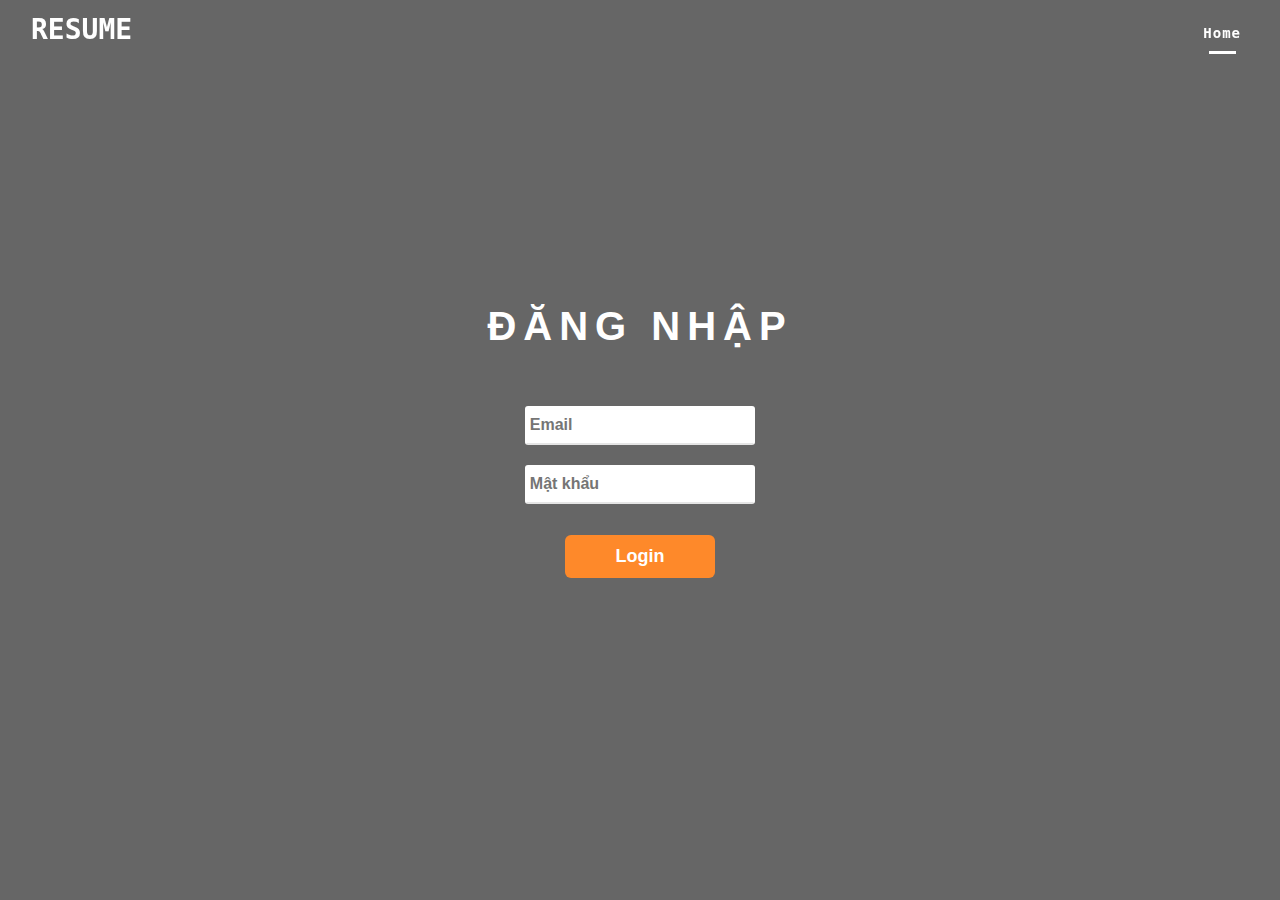
<file: login.html>
<!DOCTYPE html>
<html>

<head>
    <link rel="stylesheet" href="css/bootstrap.css">
    <link rel="stylesheet" href="css/style.css">
    <link rel="stylesheet" href="css/animate.css">
    <meta charset="utf-8">
    <meta name="viewport" content="width=device-width, initial-scale=1.0">
    <title>Login</title>

    <script src="js/login.js"></script>

</head>

<body>

    <header>
        <nav class="navbar navbar-expand-lg navbar-dark fixed-top" id="mainNav">
            <div class="container-fluid">
                <a class="navbar-brand " href="#page-top"><h3 class="font-weight-bold">RESUME</h3></a>
                <button class="navbar-toggler" type="button" data-bs-toggle="collapse"
                    data-bs-target="#navbarSupportedContent" aria-controls="navbarSupportedContent"
                    aria-expanded="false" aria-label="Toggle navigation">
                    <span class="navbar-toggler-icon"></span>
                </button>
                <div class="collapse navbar-collapse" id="navbarSupportedContent">
                    <ul class="navbar-nav ml-auto mb-2 mb-lg-0">
                        <li class="nav-item">
                            <a class="nav-link active fs-4" aria-current="page" href="index.html">Home</a>
                        </li>
                    </ul>

                </div>
            </div>
        </nav>
    </header>

    <script src="js/login.js"></script>
    <section id="Login" class="main-banner" style="background: url('https://images.unsplash.com/photo-1494088644719-c75cad020cff?ixlib=rb-1.2.1&ixid=MnwxMjA3fDB8MHxleHBsb3JlLWZlZWR8MTJ8fHxlbnwwfHx8fA%3D%3D&auto=format&fit=crop&w=500&q=60')">
        <div class="oo"></div>
        <div class="formRegister">
            <form class="form-detail" name="myForm" method="post" onsubmit=" Login()">
                <h2 class="wow flipInX">Đăng nhập</h2>
                <div class="form-row">
                    <input type="text" id="Name" name="username" class="input-text" placeholder="Email">

                </div>
                <div class="form-row">
                    <input type="password" name="password" id="password" class="input-text" placeholder="Mật khẩu">
                </div>
                <div classq="form-row-btn wow rollIn">
                    <input type="submit" class="register" value="Login">
                </div>
            </form>
        </div>
    </section>

    <script src="js/bootstrap.bundle.js"></script>
    <script src="js/wow.min.js"></script>
    <script>
        new WOW().init();

    </script>

</body>

</html>
</file>
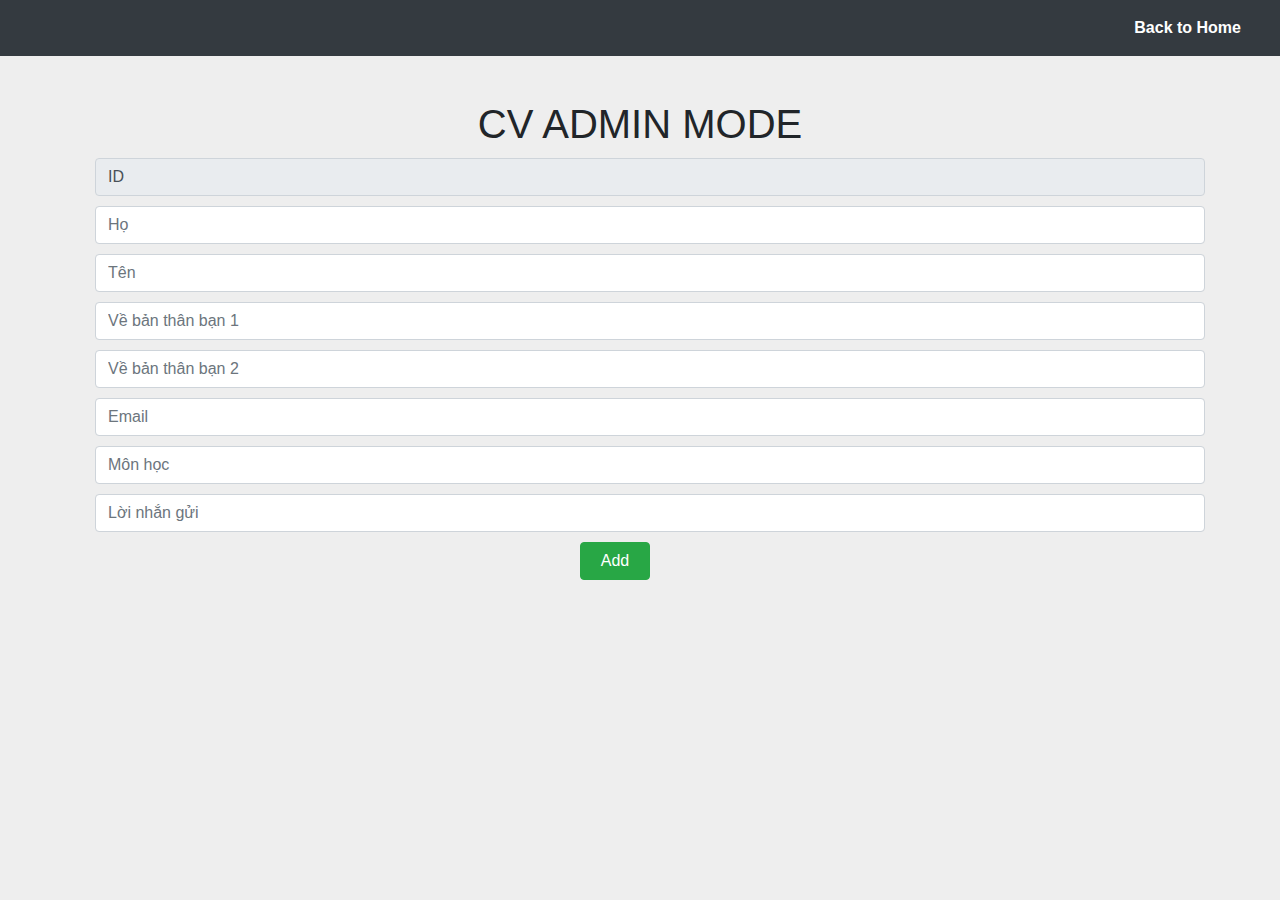
<file: admin/admin.html>
<!DOCTYPE html>
<html lang="en">

<head>
  <meta charset="UTF-8">
  <title>CRUD project</title>
  <link rel="stylesheet" href="../css/bootstrap.css">
  <link rel="stylesheet" href="css/style.css">

</head>

<body>
  <header>

    <nav class="navbar navbar-expand-lg navbar-dark bg-dark fixed-top" id="mainNav">
      <div class="container-fluid">
        <button class="navbar-toggler" type="button" data-bs-toggle="collapse" data-bs-target="#navbarSupportedContent"
          aria-controls="navbarSupportedContent" aria-expanded="false" aria-label="Toggle navigation">
          <span class="navbar-toggler-icon"></span>
        </button>
        <div class="collapse navbar-collapse" id="navbarSupportedContent">
          <ul class="navbar-nav ml-auto mb-2 mb-lg-0">
            <li class="nav-item">
              <a class="nav-link fs-4" aria-current="page" href="../index.html">Back to Home</a>
            </li>
          </ul>

        </div>
      </div>
    </nav>
  </header>
  <div class="container">

    <h1 class="text-center">CV ADMIN MODE</h1>
    <form method="get" action="./ChangingFormByJS/index.html">
      <div class="form-group">
        <input class="form-control" type="text" name="id" autocomplete="off" value="ID" disabled>

        <input class="form-control" type="text" name="firstName" placeholder="Họ" autocomplete="off">
        <input class="form-control" type="text" name="lastName" placeholder="Tên" autocomplete="off">
        <input class="form-control" type="text" name="aboutme" placeholder="Về bản thân bạn 1" autocomplete="off">
        <input class="form-control" type="text" name="aboutme2" placeholder="Về bản thân bạn 2" autocomplete="off">
        <input class="form-control" type="email" name="email" placeholder="Email" autocomplete="off">
        <input class="form-control" type="text" name="subject" placeholder="Môn học" autocomplete="off">
        <input class="form-control" type="text" name="message" placeholder="Lời nhắn gửi" autocomplete="off">
        <div class="d-flex justify-content-center">
          <button type="submit" id="create" class="btn btn-success">Add</button>
          <!-- <button type="button" id="read" class="btn btn-info" onclick="read_data()">Read</button>
          <button id="update" class="btn btn-warning" onclick="update_user()" type="button">Update</button> -->
          <!-- <button id="delete" type="button" class="btn btn-danger" onclick="delete_all()">Delete</button> -->
        </div>
      </div>
    </form>

    <!-- <table class="table">
      <thead class="thead-dark">
        <tr>
          <th>STT</th>
          <th>Name</th>
          <th>Date Of Borned</th>
          <th>Phone</th>
          <th>Email</th>
          <th>Address</th>
          <th>Edit</th>
          <th>Delete</th>
        </tr>
      </thead>
      <tbody id="data">

      </tbody>
    </table> -->

  </div>
  <script src="../js/fontawsom.js"></script>
  <script src="../js/bootstrap.bundle.js"></script>
  <script src="js/admin.js"></script>
</body>

</html>
</file>
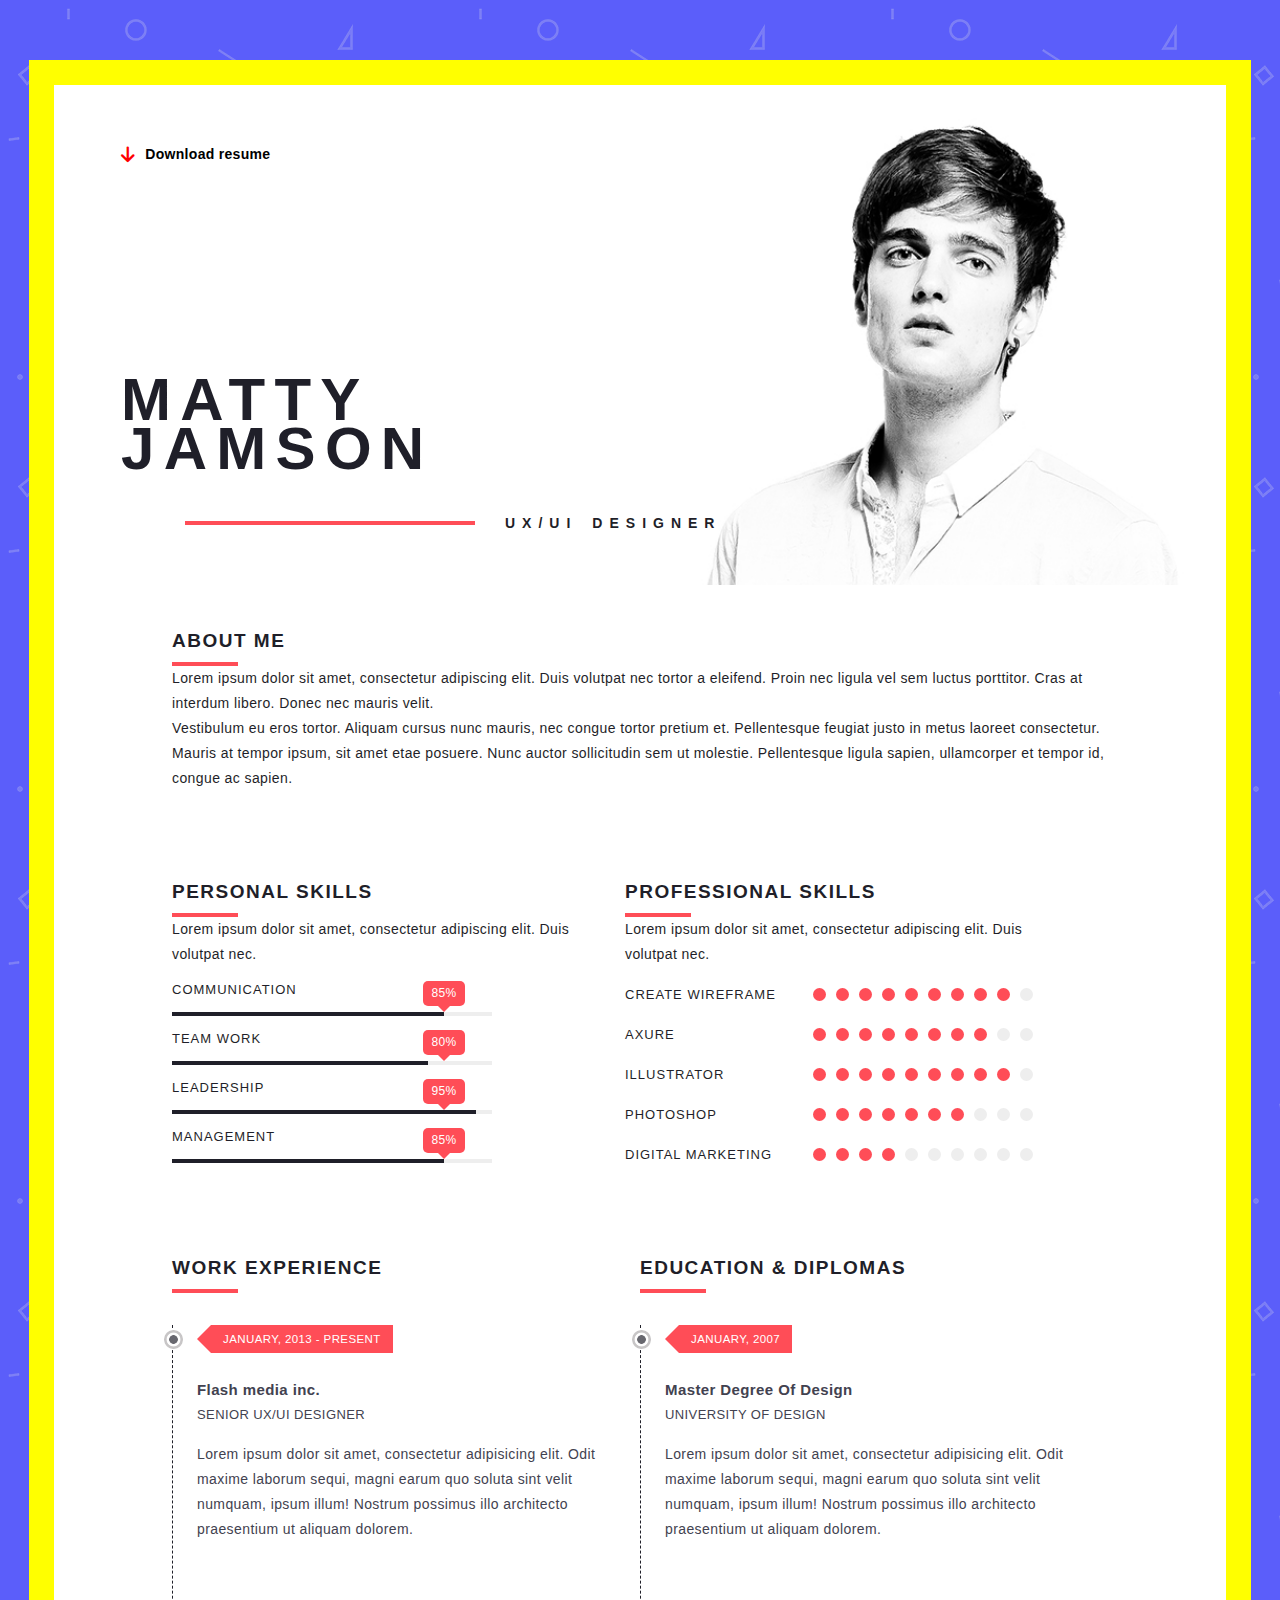
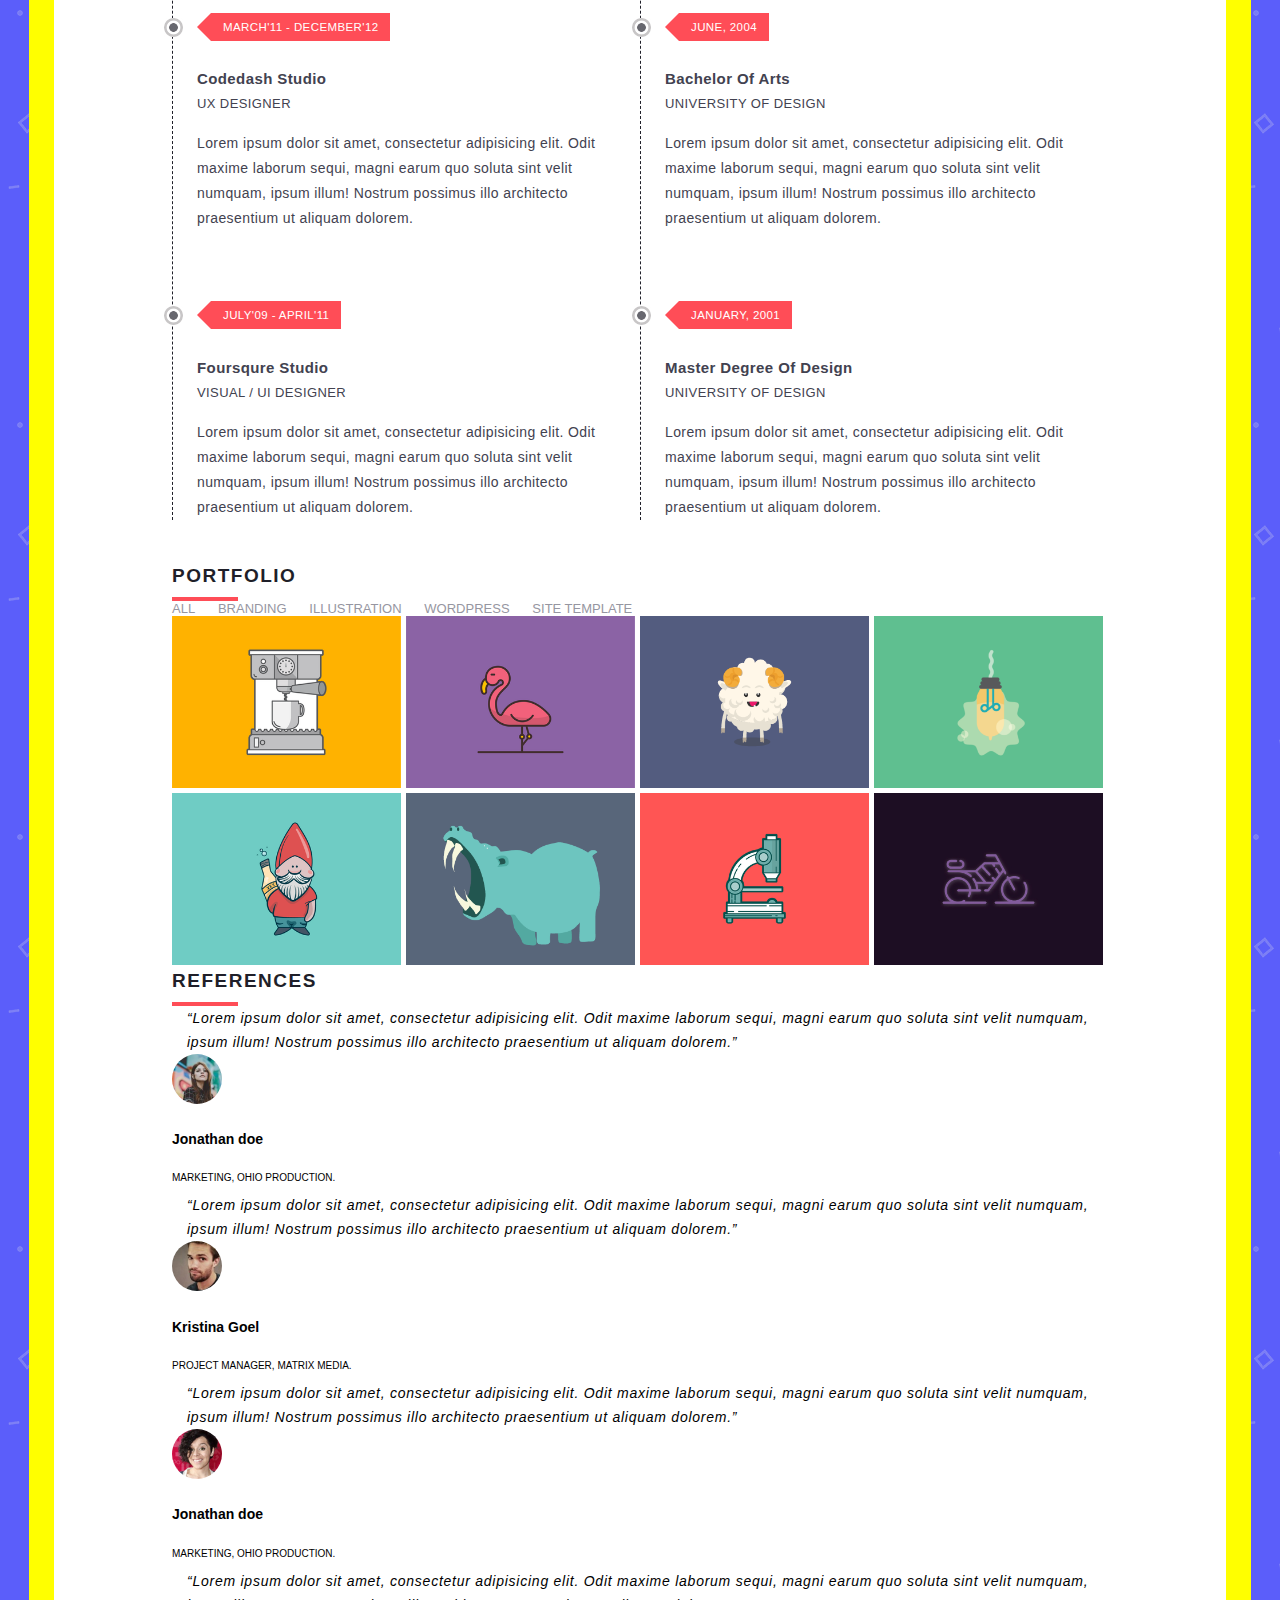
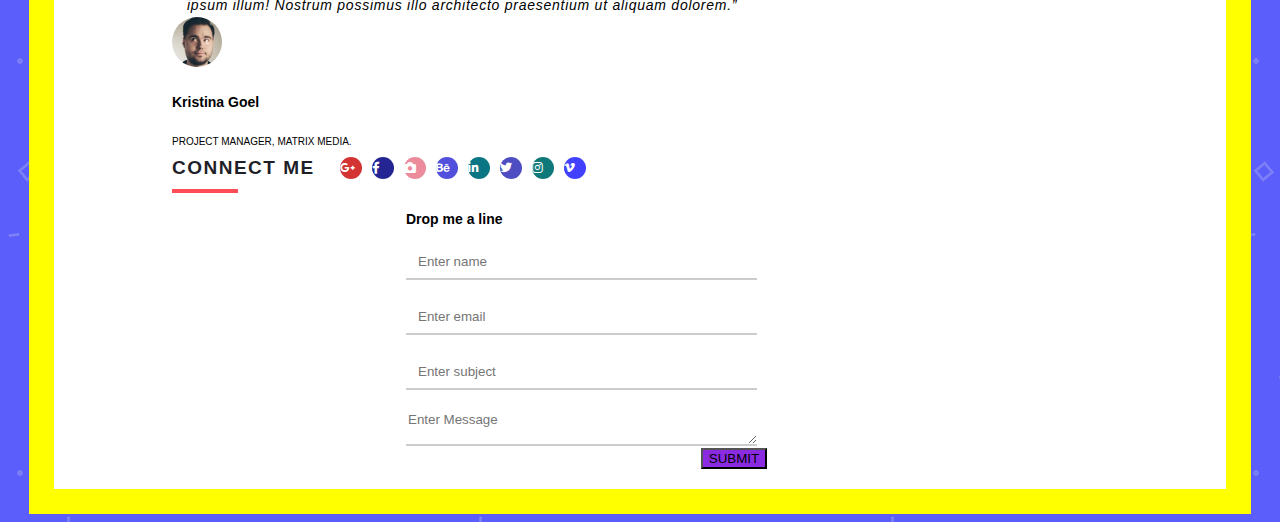
<file: CV_Editable/CV1/Guest.html>
<!DOCTYPE html>
<html lang="en">

<head>
    <meta charset="UTF-8">
    <meta http-equiv="X-UA-Compatible" content="IE=edge">
    <meta name="viewport" content="width=device-width, initial-scale=1.0">
    <title>CV theo Guest</title>
    <link href="https://cdn.jsdelivr.net/npm/bootstrap@5.1.3/dist/css/bootstrap.min.css" rel="stylesheet" integrity="sha384-1BmE4kWBq78iYhFldvKuhfTAU6auU8tT94WrHftjDbrCEXSU1oBoqyl2QvZ6jIW3" crossorigin="anonymous">
    <script src="https://cdn.jsdelivr.net/npm/bootstrap@5.1.3/dist/js/bootstrap.bundle.min.js" integrity="sha384-ka7Sk0Gln4gmtz2MlQnikT1wXgYsOg+OMhuP+IlRH9sENBO0LRn5q+8nbTov4+1p" crossorigin="anonymous"></script>
    <link rel="stylesheet" href="https://cdnjs.cloudflare.com/ajax/libs/font-awesome/6.0.0/css/all.min.css">
    <link rel="stylesheet" href="css/style.css">
</head>

<body>
    <div class="container">
        <div class="container__content gird">
            <!-- Xử lý header -->
            <header class="header">
                <div class="header__download">
                    <a href="" class="header__download__link">
                        <i class="header__download__i fa-solid fa-arrow-down downloaduri"></i>
                        <span class="header__download__span">Download resume</span>
                    </a>
                </div>
                <div class="header__text-big" contenteditable="true">
                    <div class="header__text-big__top">MATTY</div>
                    <div class="header__text-big__bottom">JAMSON</div>
                </div>
                <div class="header__road__text">
                    <div class="header__road__text__road">

                    </div>
                    <span class="header__road__text__span">UX/UI</span>
                    <span class="header__road__text__span header__road__text__span--end">DESIGNER</span>
                </div>
            </header>
            <!--content-->
            <div class="content gird__content">
                <div class="content__about-me">
                    <div class="content__about-me__title" >
                        ABOUT ME
                    </div>
                    <div class="content__about-me__road"></div>
                    <div class="EditableText" contenteditable="true">
                        <div class="content__about-me__content content__about-me__content--top" >
                            Lorem ipsum dolor sit amet, consectetur adipiscing elit. Duis volutpat nec tortor a eleifend. Proin nec ligula vel sem luctus porttitor. Cras at interdum libero. Donec nec mauris velit.
                        </div>
                        <div class="content__about-me__content content__about-me__content--bottom">
                            Vestibulum eu eros tortor. Aliquam cursus nunc mauris, nec congue tortor pretium et. Pellentesque feugiat justo in metus laoreet consectetur. Mauris at tempor ipsum, sit amet etae posuere. Nunc auctor sollicitudin sem ut molestie. Pellentesque ligula
                            sapien, ullamcorper et tempor id, congue ac sapien.
                        </div>
                    </div>
                </div>
                <div class="content__skills">
                    <div class="content__personal_skills">
                        <div class="content__personal_skills__title">
                            PERSONAL SKILLS
                        </div>
                        <div class="content__personal_skills__road"></div>
                        <div class="content__personal_skills__content content__personal_skills__content--top">
                            Lorem ipsum dolor sit amet, consectetur adipiscing elit. Duis volutpat nec.
                        </div>
                        <div class="content__personal_skills__content content__personal_skills__content--bottom">
                            <div class="content__personal_skills__content__name">
                                COMMUNICATION
                            </div>
                            <div class="content__personal_skills__content__persent">
                                <div class="content__personal_skills__content__number-persent--communication"></div>
                                <div class="content__personal_skills__content__persent__mess">
                                    85%
                                    <div class="content__personal_skills__content__persent__mess__trangle"></div>
                                </div>
                            </div>
                            <div class="content__personal_skills__content__name">
                                TEAM WORK
                            </div>
                            <div class="content__personal_skills__content__persent">
                                <div class="content__personal_skills__content__number-persent--team-word"></div>
                                <div class="content__personal_skills__content__persent__mess persent__eighty">
                                    80%
                                    <div class="content__personal_skills__content__persent__mess__trangle"></div>
                                </div>
                            </div>
                            <div class="content__personal_skills__content__name">
                                LEADERSHIP
                            </div>
                            <div class="content__personal_skills__content__persent">
                                <div class="content__personal_skills__content__number-persent--leadership"></div>
                                <div class="content__personal_skills__content__persent__mess persent__ninety-five">
                                    95%
                                    <div class="content__personal_skills__content__persent__mess__trangle"></div>
                                </div>
                            </div>
                            <div class="content__personal_skills__content__name">
                                MANAGEMENT
                            </div>
                            <div class="content__personal_skills__content__persent">
                                <div class="content__personal_skills__content__number-persent--management"></div>
                                <div class="content__personal_skills__content__persent__mess">
                                    85%
                                    <div class="content__personal_skills__content__persent__mess__trangle"></div>
                                </div>
                            </div>
                        </div>
                    </div>
                    <div class="content__professional_skills">
                        <div class="content__professional_skills__title">
                            PROFESSIONAL SKILLS
                        </div>
                        <div class="content__professional_skills__road"></div>
                        <div class="content__professional_skills__content content__professional_skills__content--top">
                            Lorem ipsum dolor sit amet, consectetur adipiscing elit. Duis volutpat nec.
                        </div>
                        <div class="content__professional_skills__content content__professional_skills__content--bottom">
                            <div class="content__professional_skills__content__label-circle">
                                <label for="" class="content__professional_skills__content__label">CREATE WIREFRAME</label>
                                <ul class="content__professional_skills__content__circle">
                                    <li class="content__professional_skills__content__circle-items content__professional_skills__content__circle-items--background-color">1</li>
                                    <li class="content__professional_skills__content__circle-items content__professional_skills__content__circle-items--background-color">2</li>
                                    <li class="content__professional_skills__content__circle-items content__professional_skills__content__circle-items--background-color">3</li>
                                    <li class="content__professional_skills__content__circle-items content__professional_skills__content__circle-items--background-color">4</li>
                                    <li class="content__professional_skills__content__circle-items content__professional_skills__content__circle-items--background-color">5</li>
                                    <li class="content__professional_skills__content__circle-items content__professional_skills__content__circle-items--background-color">6</li>
                                    <li class="content__professional_skills__content__circle-items content__professional_skills__content__circle-items--background-color">7</li>
                                    <li class="content__professional_skills__content__circle-items content__professional_skills__content__circle-items--background-color">8</li>
                                    <li class="content__professional_skills__content__circle-items content__professional_skills__content__circle-items--background-color">9</li>
                                    <li class="content__professional_skills__content__circle-items">10</li>
                                </ul>
                            </div>
                            <div class="content__professional_skills__content__label-circle">
                                <label for="" class="content__professional_skills__content__label">AXURE</label>
                                <ul class="content__professional_skills__content__circle">
                                    <li class="content__professional_skills__content__circle-items content__professional_skills__content__circle-items--background-color">1</li>
                                    <li class="content__professional_skills__content__circle-items content__professional_skills__content__circle-items--background-color">2</li>
                                    <li class="content__professional_skills__content__circle-items content__professional_skills__content__circle-items--background-color">3</li>
                                    <li class="content__professional_skills__content__circle-items content__professional_skills__content__circle-items--background-color">4</li>
                                    <li class="content__professional_skills__content__circle-items content__professional_skills__content__circle-items--background-color">5</li>
                                    <li class="content__professional_skills__content__circle-items content__professional_skills__content__circle-items--background-color">6</li>
                                    <li class="content__professional_skills__content__circle-items content__professional_skills__content__circle-items--background-color">7</li>
                                    <li class="content__professional_skills__content__circle-items content__professional_skills__content__circle-items--background-color">8</li>
                                    <li class="content__professional_skills__content__circle-items">9</li>
                                    <li class="content__professional_skills__content__circle-items">10</li>
                                </ul>
                            </div>
                            <div class="content__professional_skills__content__label-circle">
                                <label for="" class="content__professional_skills__content__label">ILLUSTRATOR</label>
                                <ul class="content__professional_skills__content__circle">
                                    <li class="content__professional_skills__content__circle-items content__professional_skills__content__circle-items--background-color">1</li>
                                    <li class="content__professional_skills__content__circle-items content__professional_skills__content__circle-items--background-color">2</li>
                                    <li class="content__professional_skills__content__circle-items content__professional_skills__content__circle-items--background-color">3</li>
                                    <li class="content__professional_skills__content__circle-items content__professional_skills__content__circle-items--background-color">4</li>
                                    <li class="content__professional_skills__content__circle-items content__professional_skills__content__circle-items--background-color">5</li>
                                    <li class="content__professional_skills__content__circle-items content__professional_skills__content__circle-items--background-color">6</li>
                                    <li class="content__professional_skills__content__circle-items content__professional_skills__content__circle-items--background-color">7</li>
                                    <li class="content__professional_skills__content__circle-items content__professional_skills__content__circle-items--background-color">8</li>
                                    <li class="content__professional_skills__content__circle-items content__professional_skills__content__circle-items--background-color">9</li>
                                    <li class="content__professional_skills__content__circle-items">10</li>
                                </ul>
                            </div>
                            <div class="content__professional_skills__content__label-circle">
                                <label for="" class="content__professional_skills__content__label">PHOTOSHOP</label>
                                <ul class="content__professional_skills__content__circle">
                                    <li class="content__professional_skills__content__circle-items content__professional_skills__content__circle-items--background-color">1</li>
                                    <li class="content__professional_skills__content__circle-items content__professional_skills__content__circle-items--background-color">2</li>
                                    <li class="content__professional_skills__content__circle-items content__professional_skills__content__circle-items--background-color">3</li>
                                    <li class="content__professional_skills__content__circle-items content__professional_skills__content__circle-items--background-color">4</li>
                                    <li class="content__professional_skills__content__circle-items content__professional_skills__content__circle-items--background-color">5</li>
                                    <li class="content__professional_skills__content__circle-items content__professional_skills__content__circle-items--background-color">6</li>
                                    <li class="content__professional_skills__content__circle-items content__professional_skills__content__circle-items--background-color">7</li>
                                    <li class="content__professional_skills__content__circle-items">8</li>
                                    <li class="content__professional_skills__content__circle-items">9</li>
                                    <li class="content__professional_skills__content__circle-items">10</li>
                                </ul>
                            </div>
                            <div class="content__professional_skills__content__label-circle">
                                <label for="" class="content__professional_skills__content__label">DIGITAL MARKETING</label>
                                <ul class="content__professional_skills__content__circle">
                                    <li class="content__professional_skills__content__circle-items content__professional_skills__content__circle-items--background-color">1</li>
                                    <li class="content__professional_skills__content__circle-items content__professional_skills__content__circle-items--background-color">2</li>
                                    <li class="content__professional_skills__content__circle-items content__professional_skills__content__circle-items--background-color">3</li>
                                    <li class="content__professional_skills__content__circle-items content__professional_skills__content__circle-items--background-color">4</li>
                                    <li class="content__professional_skills__content__circle-items">5</li>
                                    <li class="content__professional_skills__content__circle-items">6</li>
                                    <li class="content__professional_skills__content__circle-items">7</li>
                                    <li class="content__professional_skills__content__circle-items">8</li>
                                    <li class="content__professional_skills__content__circle-items">9</li>
                                    <li class="content__professional_skills__content__circle-items">10</li>
                                </ul>
                            </div>
                        </div>
                    </div>
                </div>
                <!-- WORK EXPERIENCE -->
                <div class="content__experience">
                    <div class="content__work-experience">
                        <div class="content__work-experience__title">
                            WORK EXPERIENCE
                        </div>
                        <div class="content__work-experience__road"></div>
                        <div class="content__work-experience__content" contenteditable="true">
                            <!-- ảnh hình tròn -->
                            <img src="./images/around.png" alt="" class="content__experience__img">
                            <!-- Khối màu và tam giác -->
                            <div class="content__experience__day">
                                JANUARY, 2013 - PRESENT
                                <div class="content__experience__day__trangle"></div>
                            </div>
                            <!-- Khối nội dung -->
                            <div class="content__experience__mean">
                                <div class="content__experience__mean--top">
                                    <div class="content__experience__mean--top__title">
                                        Flash media inc.
                                    </div>
                                    <div class="content__experience__mean--top__mean">
                                        SENIOR UX/UI DESIGNER
                                    </div>
                                </div>
                                <div class="content__experience__mean--bottom">
                                    Lorem ipsum dolor sit amet, consectetur adipisicing elit. Odit maxime laborum sequi, magni earum quo soluta sint velit numquam, ipsum illum! Nostrum possimus illo architecto praesentium ut aliquam dolorem.
                                </div>
                            </div>
                            <!-- ảnh hình tròn -->
                            <img src="./images/around.png" alt="" class="content__experience__img content__experience__img2">
                            <!-- Khối màu và tam giác -->
                            <div class="content__experience__day content__experience__day2">
                                MARCH'11 - DECEMBER'12
                                <div class="content__experience__day__trangle"></div>
                            </div>
                            <!-- Khối nội dung -->
                            <div class="content__experience__mean content__experience__mean2">
                                <div class="content__experience__mean--top">
                                    <div class="content__experience__mean--top__title">
                                        Codedash Studio
                                    </div>
                                    <div class="content__experience__mean--top__mean">
                                        UX DESIGNER
                                    </div>
                                </div>
                                <div class="content__experience__mean--bottom">
                                    Lorem ipsum dolor sit amet, consectetur adipisicing elit. Odit maxime laborum sequi, magni earum quo soluta sint velit numquam, ipsum illum! Nostrum possimus illo architecto praesentium ut aliquam dolorem.
                                </div>
                            </div>
                            <!-- ảnh hình tròn -->
                            <img src="./images/around.png" alt="" class="content__experience__img content__experience__img3">
                            <!-- Khối màu và tam giác -->
                            <div class="content__experience__day content__experience__day3">
                                JULY'09 - APRIL'11
                                <div class="content__experience__day__trangle"></div>
                            </div>
                            <!-- Khối nội dung -->
                            <div class="content__experience__mean content__experience__mean3">
                                <div class="content__experience__mean--top">
                                    <div class="content__experience__mean--top__title">
                                        Foursqure Studio
                                    </div>
                                    <div class="content__experience__mean--top__mean">
                                        VISUAL / UI DESIGNER
                                    </div>
                                </div>
                                <div class="content__experience__mean--bottom">
                                    Lorem ipsum dolor sit amet, consectetur adipisicing elit. Odit maxime laborum sequi, magni earum quo soluta sint velit numquam, ipsum illum! Nostrum possimus illo architecto praesentium ut aliquam dolorem.
                                </div>
                            </div>
                        </div>
                    </div>
                    <div class="content__education">
                        <div class="content__education__title">
                            EDUCATION & DIPLOMAS
                        </div>
                        <div class="content__education__road"></div>
                        <div class="content__education__content" contenteditable="true">
                            <!-- ảnh hình tròn -->
                            <img src="./images/around.png" alt="" class="content__experience__img">
                            <!-- Khố màu và tam giác -->
                            <div class="content__experience__day">
                                JANUARY, 2007
                                <div class="content__experience__day__trangle"></div>
                            </div>
                            <!-- Khối nội dung -->
                            <div class="content__experience__mean">
                                <div class="content__experience__mean--top">
                                    <div class="content__experience__mean--top__title">
                                        Master Degree Of Design
                                    </div>
                                    <div class="content__experience__mean--top__mean">
                                        UNIVERSITY OF DESIGN
                                    </div>
                                </div>
                                <div class="content__experience__mean--bottom">
                                    Lorem ipsum dolor sit amet, consectetur adipisicing elit. Odit maxime laborum sequi, magni earum quo soluta sint velit numquam, ipsum illum! Nostrum possimus illo architecto praesentium ut aliquam dolorem.
                                </div>
                            </div>
                            <!-- ảnh hình tròn -->
                            <img src="./images/around.png" alt="" class="content__experience__img content__experience__img2">
                            <!-- Khố màu và tam giác -->
                            <div class="content__experience__day content__experience__day2">
                                JUNE, 2004
                                <div class="content__experience__day__trangle"></div>
                            </div>
                            <!-- Khối nội dung -->
                            <div class="content__experience__mean content__experience__mean2">
                                <div class="content__experience__mean--top">
                                    <div class="content__experience__mean--top__title">
                                        Bachelor Of Arts
                                    </div>
                                    <div class="content__experience__mean--top__mean">
                                        UNIVERSITY OF DESIGN
                                    </div>
                                </div>
                                <div class="content__experience__mean--bottom">
                                    Lorem ipsum dolor sit amet, consectetur adipisicing elit. Odit maxime laborum sequi, magni earum quo soluta sint velit numquam, ipsum illum! Nostrum possimus illo architecto praesentium ut aliquam dolorem.
                                </div>
                            </div>
                            <!-- ảnh hình tròn -->
                            <img src="./images/around.png" alt="" class="content__experience__img content__experience__img3">
                            <!-- Khố màu và tam giác -->
                            <div class="content__experience__day content__experience__day3">
                                JANUARY, 2001
                                <div class="content__experience__day__trangle"></div>
                            </div>
                            <!-- Khối nội dung -->
                            <div class="content__experience__mean content__experience__mean3">
                                <div class="content__experience__mean--top">
                                    <div class="content__experience__mean--top__title">
                                        Master Degree Of Design
                                    </div>
                                    <div class="content__experience__mean--top__mean">
                                        UNIVERSITY OF DESIGN
                                    </div>
                                </div>
                                <div class="content__experience__mean--bottom">
                                    Lorem ipsum dolor sit amet, consectetur adipisicing elit. Odit maxime laborum sequi, magni earum quo soluta sint velit numquam, ipsum illum! Nostrum possimus illo architecto praesentium ut aliquam dolorem.
                                </div>
                            </div>
                        </div>
                    </div>
                </div>
                <!--Portfolio-->
                <div class="content__portfolio">
                    <div class="content__portfolio__title">
                        PORTFOLIO
                    </div>
                    <div class="content__portfolio__road"></div>
                    <div class="content__portfolio__content content__portfolio__content--top">
                        <!-- Danh sách -->
                        <ul class="content__portfolio__content--top__list">
                            <li class="content__portfolio__content--top__items content__portfolio__content--top__items--bold">
                                ALL
                            </li>
                            <li class="content__portfolio__content--top__items">
                                BRANDING
                            </li>
                            <li class="content__portfolio__content--top__items">
                                ILLUSTRATION
                            </li>
                            <li class="content__portfolio__content--top__items">
                                WORDPRESS
                            </li>
                            <li class="content__portfolio__content--top__items">
                                SITE TEMPLATE
                            </li>

                        </ul>
                    </div>
                    <div class="content__portfolio__content content__portfolio__content--bottom">
                        <div class="content__portfolio__content--bottom__container-imgs">
                            <div class="content__portfolio__content--bottom__container-imgs__blur"></div>
                            <img src="./images/portfolio-1.png" alt="" class="content__portfolio__content--bottom__img">
                            <a href="images/portfolio-1.png" class="content__portfolio__content--bottom__link">
                                <i class="content__portfolio__content--bottom__i fa-solid fa-image"></i>
                            </a>
                            <div class="content__portfolio__content--bottom__i__project-name">
                                PROJECT NAME
                            </div>
                        </div>
                        <div class="content__portfolio__content--bottom__container-imgs">
                            <div class="content__portfolio__content--bottom__container-imgs__blur"></div>
                            <img src="./images/portfolio-2.png" alt="" class="content__portfolio__content--bottom__img">
                            <a href="images/portfolio-2.png" class="content__portfolio__content--bottom__link">
                                <i class="content__portfolio__content--bottom__i fa-solid fa-image"></i>
                            </a>
                            <div class="content__portfolio__content--bottom__i__project-name">
                                PROJECT NAME
                            </div>
                        </div>
                        <div class="content__portfolio__content--bottom__container-imgs">
                            <div class="content__portfolio__content--bottom__container-imgs__blur"></div>
                            <img src="./images/portfolio-3.png" alt="" class="content__portfolio__content--bottom__img">
                            <a href="images/portfolio-3.png" class="content__portfolio__content--bottom__link">
                                <i class="content__portfolio__content--bottom__i fa-solid fa-image"></i>
                            </a>
                            <div class="content__portfolio__content--bottom__i__project-name">
                                PROJECT NAME
                            </div>
                        </div>
                        <div class="content__portfolio__content--bottom__container-imgs">
                            <div class="content__portfolio__content--bottom__container-imgs__blur"></div>
                            <img src="./images/portfolio-4.png" alt="" class="content__portfolio__content--bottom__img">
                            <a href="images/portfolio-4.png" class="content__portfolio__content--bottom__link">
                                <i class="content__portfolio__content--bottom__i fa-solid fa-image"></i>
                            </a>
                            <div class="content__portfolio__content--bottom__i__project-name">
                                PROJECT NAME
                            </div>
                        </div>
                        <div class="content__portfolio__content--bottom__container-imgs">
                            <div class="content__portfolio__content--bottom__container-imgs__blur"></div>
                            <img src="./images/portfolio-5.png" alt="" class="content__portfolio__content--bottom__img">
                            <a href="images/portfolio-5.png" class="content__portfolio__content--bottom__link">
                                <i class="content__portfolio__content--bottom__i fa-solid fa-image"></i>
                            </a>
                            <div class="content__portfolio__content--bottom__i__project-name">
                                PROJECT NAME
                            </div>
                        </div>
                        <div class="content__portfolio__content--bottom__container-imgs">
                            <div class="content__portfolio__content--bottom__container-imgs__blur"></div>
                            <img src="./images/portfolio-6.png" alt="" class="content__portfolio__content--bottom__img">
                            <a href="https://vimeo.com/244717336" class="content__portfolio__content--bottom__link">
                                <i class="content__portfolio__content--bottom__i fa-solid fa-video"></i>
                            </a>
                            <div class="content__portfolio__content--bottom__i__project-name">
                                PROJECT NAME
                            </div>
                        </div>
                        <div class="content__portfolio__content--bottom__container-imgs">
                            <div class="content__portfolio__content--bottom__container-imgs__blur"></div>
                            <img src="./images/portfolio-7.png" alt="" class="content__portfolio__content--bottom__img">
                            <a href="https://www.youtube.com/watch?v=0vrdgDdPApQ" class="content__portfolio__content--bottom__link">
                                <i class="content__portfolio__content--bottom__i fa-solid fa-video"></i>
                            </a>
                            <div class="content__portfolio__content--bottom__i__project-name">
                                PROJECT NAME
                            </div>
                        </div>
                        <div class="content__portfolio__content--bottom__container-imgs">
                            <div class="content__portfolio__content--bottom__container-imgs__blur"></div>
                            <img src="./images/portfolio-8.png" alt="" class="content__portfolio__content--bottom__img">
                            <a href="videos/movie.mp4" class="content__portfolio__content--bottom__link">
                                <i class="content__portfolio__content--bottom__i fa-solid fa-video"></i>
                            </a>
                            <div class="content__portfolio__content--bottom__i__project-name">
                                PROJECT NAME
                            </div>
                        </div>
                    </div>
                </div>
                <!--References-->
                <div class="references mt-5">
                    <div class="content__portfolio__title">
                        REFERENCES
                    </div>
                    <div class="content__portfolio__road"></div>
                    <div class="content" contenteditable="true">
                        <div class="row mt-5">
                            <div class="col-sm-6 order-last">
                                <div class="intro">
                                    “Lorem ipsum dolor sit amet, consectetur adipisicing elit. Odit maxime laborum sequi, magni earum quo soluta sint velit numquam, ipsum illum! Nostrum possimus illo architecto praesentium ut aliquam dolorem.”
                                </div>
                                <div class="person mb-3 mt-5" style="max-width: 540px;">
                                    <div class="row g-0">
                                        <div class="col-md-2">
                                            <img src="images/anh1.jpg" class="img-fluid" alt="...">
                                        </div>
                                        <div class="col-md-10">
                                            <div class="card-body">
                                                <h5 class="card-title">Jonathan doe</h5>
                                                <p class="card-text">MARKETING, OHIO PRODUCTION.</p>
                                            </div>
                                        </div>
                                    </div>
                                </div>
                            </div>
                            <div class="col-sm-6 order-first">

                                <div class="intro">“Lorem ipsum dolor sit amet, consectetur adipisicing elit. Odit maxime laborum sequi, magni earum quo soluta sint velit numquam, ipsum illum! Nostrum possimus illo architecto praesentium ut aliquam dolorem.”</div>
                                <div class="person mb-3 mt-5" style="max-width: 540px;">
                                    <div class="row g-0">
                                        <div class="col-md-2">
                                            <img src="images/anh2.jpg" class="img-fluid" alt="...">
                                        </div>
                                        <div class="col-md-10">
                                            <div class="card-body">
                                                <h5 class="card-title">Kristina Goel</h5>
                                                <p class="card-text">PROJECT MANAGER, MATRIX MEDIA.</p>
                                            </div>
                                        </div>
                                    </div>
                                </div>
                            </div>
                        </div>
                    </div>

                    <div class="content">
                        <div class="row mt-5">
                            <div class="col-sm-6 order-last">
                                <div class="intro">
                                    “Lorem ipsum dolor sit amet, consectetur adipisicing elit. Odit maxime laborum sequi, magni earum quo soluta sint velit numquam, ipsum illum! Nostrum possimus illo architecto praesentium ut aliquam dolorem.”
                                </div>
                                <div class="person mb-3 mt-5" style="max-width: 540px;">
                                    <div class="row g-0">
                                        <div class="col-md-2">
                                            <img src="images/anh3.jpg" class="img-fluid" alt="...">
                                        </div>
                                        <div class="col-md-10">
                                            <div class="card-body">
                                                <h5 class="card-title">Jonathan doe</h5>
                                                <p class="card-text">MARKETING, OHIO PRODUCTION.</p>
                                            </div>
                                        </div>
                                    </div>
                                </div>
                            </div>
                            <div class="col-sm-6 order-first">
                                <div class="intro">
                                    “Lorem ipsum dolor sit amet, consectetur adipisicing elit. Odit maxime laborum sequi, magni earum quo soluta sint velit numquam, ipsum illum! Nostrum possimus illo architecto praesentium ut aliquam dolorem.”
                                </div>
                                <div class="person mb-3 mt-5" style="max-width: 540px;">
                                    <div class="row g-0">
                                        <div class="col-md-2">
                                            <img src="images/anh4.jpg" class="img-fluid" alt="...">
                                        </div>
                                        <div class="col-md-10">
                                            <div class="card-body">
                                                <h5 class="card-title">Kristina Goel</h5>
                                                <p class="card-text">PROJECT MANAGER, MATRIX MEDIA.</p>
                                            </div>
                                        </div>
                                    </div>
                                </div>
                            </div>
                        </div>
                    </div>
                </div>

                <!-- Connect Me -->
                <div class="connect">
                    <div class="content__portfolio__title">
                        CONNECT ME
                        <div class="content__portfolio__road"></div>
                    </div>

                    <div class="box-icon text-center mt-1">
                        <div class="google"><a href="#"><i class="fa-brands fa-google-plus-g"></i></a></div>
                        <div class="facbook"><a href="#"><i class="fa-brands fa-facebook-f"></i></a></div>
                        <div class="ball"><a href="#"><i class="fa-solid fa-camera"></i></a></div>
                        <div class="be"><a href="#"><i class="fa-brands fa-behance"></i></i></a></div>
                        <div class="in"><a href="#"><i class="fa-brands fa-linkedin-in"></i></a></div>
                        <div class="twer"><a href="#"><i class="fa-brands fa-twitter"></i></a></div>
                        <div class="ins"><a href="#"><i class="fa-brands fa-instagram"></i></a></div>
                        <div class="vi"><a href="#"><i class="fa-brands fa-vimeo-v"></i></a></div>
                    </div>
                </div>
                <!-- Gmail -->
                <div class="gmail mt-5">

                    <form>
                        <p>Drop me a line</p>
                        <div class="mb-3 mt-5">
                            <input type="text" class="form-control" id="email" placeholder="Enter name">
                        </div>
                        <div class="mb-3">
                            <input type="text" class="form-control" id="email" placeholder="Enter email">
                        </div>
                        <div class="mb-3">
                            <input type="text" class="form-control" id="email" placeholder="Enter subject">
                        </div>
                        <div class="mb-3">
                            <textarea type="text" class="form-control" id="message" placeholder="Enter Message"></textarea>
                        </div>
                        <button type="button" class="btn btn-primary btnNotify">SUBMIT</button>
                    </form>
                </div>


            </div>
            <script>
                const btnNotify = document.querySelector('.btnNotify');
                const downloaduri = document.querySelector('.downloaduri');
                function downloadURI(uri, name) {
                    var link = document.createElement("a");
                    link.download = name;
                    link.href = uri;
                    document.body.appendChild(link);
                    link.click();
                    document.body.removeChild(link);
                    delete link;
                }
                downloaduri.addEventListener('click', function () {
                    downloadURI('data:text/html,HelloWorld!", "http://127.0.0.1:5500/CV_Editable/CV1/Guest.html');
                });



                btnNotify.addEventListener('click', function() {
                    alert('Đây chỉ là bản Demo, mời bạn đăng nhập theo quyền Admin');
                    window.open('http://127.0.0.1:5500/login.html');
                    return;
                });
            </script>
</body>

</html>
</file>
<file: admin/ChangingFormByJS/css/style.css>
* {
    font-family: 'Poppins', sans-serif;
    box-sizing: inherit;
}

html {
    box-sizing: border-box;
    font-size: 62.5%;
}

body {
    background-image: url(../images/background.png), linear-gradient(0deg, rgb(91 94 250), rgb(91 94 250));
}

.gird {
    max-width: 1222px;
    margin: auto;
}

.container {
    width: 100%;
    height: auto;
}

.gird__content {
    max-width: 936px;
    margin: auto;
}

.container__content {
    border: 25px solid yellow;
    margin-top: 60px;
    background-clip: padding-box;
    background-color: white;
    height: auto;
}


/*xử lý header*/

.header {
    height: 500px;
    width: 100%;
    position: relative;
    background-image: url(../images/header_bg.jpg);
    background-origin: right;
    background-size: 100%;
    background-repeat: no-repeat;
    padding-top: 60px;
}

.header__download {
    position: absolute;
    left: 67px;
    cursor: pointer;
}

.header__download__link {
    text-decoration: none;
    color: black;
    font-size: 1.4rem;
    font-weight: 600;
    letter-spacing: 0.3px;
    display: flex;
    align-items: center;
}

.header__download__i {
    color: red;
    font-size: 1.8rem;
}

.header__download__span {
    margin-left: 10px;
}

.header__text-big {
    position: absolute;
    top: 280px;
    left: 67px;
}

.header__text-big__top,
.header__text-big__bottom {
    font-size: 6.0rem;
    font-weight: 700;
    letter-spacing: 9.3px;
    color: #1f1f29;
}

.header__text-big__bottom {
    margin-top: -20px;
}

.header__road__text {
    position: absolute;
    left: 67px;
    top: 430px;
    padding-left: 64px;
    display: flex;
    align-items: center;
}

.header__road__text__road {
    height: 4px;
    width: 290px;
    background-color: #ff4d57;
}

.header__road__text__span {
    margin-left: 30px;
    font-size: 1.4rem;
    letter-spacing: 7px;
    font-weight: 700;
    color: #1f1f29;
}

.header__road__text__span--end {
    margin-left: 15px;
}


/* xử lý content*/

.content__about-me {
    margin-top: 45px;
    padding-bottom: 45px;
}

.content__personal_skills__title,
.content__professional_skills__title,
.content__about-me__title {
    font-size: 1.9rem;
    font-weight: 630;
    letter-spacing: 1.5px;
    color: #1f1f29;
}

.content__personal_skills__road,
.content__professional_skills__road,
.content__portfolio__road,
.content__about-me__road {
    height: 4px;
    width: 66px;
    background-color: #ff4d57;
    margin-top: 10px;
}

.content__personal_skills__content,
.content__professional_skills__content,
.content__about-me__content {
    color: #1f1f29;
    font-size: 1.4rem;
    line-height: 24px;
    line-height: 25px;
    letter-spacing: 0.4px;
}

.content__skills {
    display: flex;
    margin-top: 45px;
    padding-bottom: 45px;
}

.content__professional_skills {
    padding-right: 30px;
}

.content__personal_skills__content__name {
    font-size: 1.3rem;
    margin-top: 10px;
    letter-spacing: 1px;
}

.content__personal_skills__content__persent {
    position: relative;
    width: 320px;
    height: 4px;
    background-color: #eeeeee;
    margin-top: 10px;
}

.content__personal_skills__content__number-persent--communication {
    width: 85%;
    top: 0;
    left: 0;
    bottom: 0;
    background-color: #1f1f29;
    position: absolute;
}

.content__personal_skills__content__number-persent--team-word {
    width: 80%;
    top: 0;
    left: 0;
    bottom: 0;
    background-color: #1f1f29;
    position: absolute;
}

.content__personal_skills__content__number-persent--leadership {
    width: 95%;
    top: 0;
    left: 0;
    bottom: 0;
    background-color: #1f1f29;
    position: absolute;
}

.content__personal_skills__content__number-persent--management {
    width: 85%;
    top: 0;
    left: 0;
    bottom: 0;
    background-color: #1f1f29;
    position: absolute;
}

.content__personal_skills__content__persent__mess {
    width: 42px;
    position: absolute;
    background-color: #ff4d57;
    top: -31px;
    border-radius: 5px;
    text-align: center;
    font-size: 1.2rem;
    color: white;
    left: calc(85% - 21px);
}

.content__personal_skills__content__persent__mess__trangle {
    position: absolute;
    border-top: 6px solid #ff4d57;
    border-bottom: 6px solid transparent;
    border-left: 6px solid transparent;
    border-right: 6px solid transparent;
    top: 25px;
    transform: translateX(-50%);
    left: 50%;
}

.content__professional_skills__content__label-circle {
    display: flex;
    margin-top: 15px;
}

.content__professional_skills__content__circle {
    list-style: none;
    padding: 0;
    margin: 0;
    display: flex;
    align-items: center;
}

.content__professional_skills__content__circle-items {
    display: inline-block;
    text-indent: -99999px;
    width: 13px;
    height: 13px;
    border-radius: 50%;
    background-color: #eeeeee;
    margin-left: 10px;
}

.content__professional_skills__content__label {
    font-size: 1.3rem;
    letter-spacing: 1px;
    min-width: 178px;
}

.content__professional_skills__content__circle-items--background-color {
    background-color: #ff4d57;
}


/*xử lý  work experrience and education  */

.content__experience {
    display: flex;
    margin-top: 45px;
    padding-bottom: 45px;
}

.content__work-experience__title,
.content__education__title {
    font-size: 1.9rem;
    font-weight: 630;
    letter-spacing: 1.5px;
    color: #1f1f29;
}

.content__work-experience__road,
.content__education__road {
    height: 4px;
    width: 66px;
    background-color: #ff4d57;
    margin-top: 10px;
}

.content__work-experience__content,
.content__education__content {
    color: #1f1f29;
    font-size: 1.4rem;
    margin-top: 32px;
    line-height: 25px;
    letter-spacing: 0.4px;
    border-left: 1px dashed #1f1f29;
    height: auto;
    position: relative;
}

.content__work-experience,
.content__education {
    flex: 1;
}

.content__experience__img {
    width: 19px;
    position: absolute;
    top: calc(14px - 9.5px);
    left: -9.5px;
}

.content__experience__day {
    position: absolute;
    padding: 0 12px;
    height: 28px;
    background-color: #ff4d57;
    left: 38px;
    font-size: 1.15rem;
    display: flex;
    align-items: center;
    justify-content: center;
    color: white;
}

.content__experience__day__trangle {
    position: absolute;
    left: -28px;
    border-right: 14px solid #ff4d57;
    border-top: 14px solid transparent;
    border-left: 14px solid transparent;
    border-bottom: 14px solid transparent;
    top: 0;
}

.content__experience__mean {
    padding-top: 52px;
    padding-left: 24px;
}

.content__experience__mean--top__title {
    font-size: 1.5rem;
    font-weight: bold;
    color: #424250;
}

.content__experience__mean--top__mean {
    font-size: 1.3rem;
    color: #424250;
}

.content__experience__mean--bottom {
    padding-top: 15px;
    font-size: 1.4rem;
    color: #424250;
}

.content__experience__img2 {
    top: calc(288px + 4.5px);
}

.content__experience__day2 {
    top: 288px;
}

.content__experience__mean2 {
    margin-top: calc(138px - 14px);
    padding-top: 0;
}

.content__experience__img3 {
    top: calc(288px*2 + 4.5px);
}

.content__experience__day3 {
    top: calc(288px*2);
}

.content__experience__mean3 {
    margin-top: calc(138px - 14px);
    padding-top: 0;
}


/*Portfolio*/

.content__portfolio__title {
    font-size: 1.9rem;
    font-weight: 630;
    letter-spacing: 1.5px;
    color: #1f1f29;
}

.content__portfolio__content--top__list {
    list-style: none;
    padding: 0;
    margin: 0;
}

.content__portfolio__content--top__items {
    margin-right: 20px;
    display: inline-block;
    font-size: 1.3rem;
    color: #9696a1;
    cursor: pointer;
    font-weight: 500;
}

.tent__portfolio__content--top__items--bold {
    font-weight: 700;
    color: #424250;
}

.content__portfolio__content--bottom {
    display: flex;
    flex-wrap: wrap;
}

.content__portfolio__content--bottom__container-imgs {
    width: 25%;
    display: flex;
    padding-right: 5px;
    padding-bottom: 5px;
    position: relative;
    cursor: pointer;
    transform: scale(1);
    transition: 0.4s;
}

.content__portfolio__content--bottom__img {
    width: 100%;
}

.content__portfolio__content--bottom__container-imgs__blur {
    display: block;
    position: absolute;
    left: 0;
    right: 5px;
    top: 0;
    bottom: 5px;
    background-color: #ff4d57;
    opacity: 0;
    visibility: hidden;
    transition: 0.4s;
}

.content__portfolio__content--bottom__container-imgs:hover .content__portfolio__content--bottom__container-imgs__blur {
    opacity: 0.8;
    visibility: visible;
}

.content__portfolio__content--bottom__link {
    position: absolute;
    top: 55px;
    display: flex;
    text-decoration: none;
    transform: translateX(-50%);
    left: calc(50% - 2.5px);
    opacity: 0;
    visibility: hidden;
    transition: 0.4s;
    transition-delay: 0.2s;
}

.content__portfolio__content--bottom__i {
    color: white;
    font-size: 3.0rem;
}

.content__portfolio__content--bottom__i__project-name {
    position: absolute;
    left: 0;
    right: 0;
    font-weight: 450;
    font-size: 1.6rem;
    text-align: center;
    color: white;
    bottom: 40px;
    opacity: 0;
    visibility: hidden;
}

.content__portfolio__content--bottom__container-imgs:hover .content__portfolio__content--bottom__link {
    opacity: 1;
    visibility: visible;
}

.content__portfolio__content--bottom__container-imgs:hover .content__portfolio__content--bottom__i__project-name {
    opacity: 1;
    visibility: visible;
}


/*xử lý References*/

.references .content .col-sm-6 .intro {
    font-size: 14px;
    font-style: italic;
    line-height: 24px;
    justify-content: center;
    padding-left: 15px;
    letter-spacing: 0.75px;
}

.references .content .col-sm-6 img {
    border-radius: 50%;
    -moz-border-radius: 50%;
    -webkit-border-radius: 50%;
    height: 50px;
    width: 50px;
}

.references .content .card-title {
    font-size: 14px;
    font-weight: 700;
    line-height: 20px;
    text-align: left;
}


/* Connect ME */

.connect .google {
    background-color: rgb(211, 51, 51);
    border-radius: 50%;
    height: 22px;
    width: 22px;
    margin-left: 10px;
}

.connect .box-icon i {
    color: white;
    font-size: 12px;
    padding-top: 5px;
}

.connect .box-icon {
    margin-left: 15px;
}

.connect .facbook {
    background-color: rgb(36, 36, 146);
    border-radius: 50%;
    height: 22px;
    width: 22px;
    margin-left: 10px;
}

.connect .ball {
    background-color: rgb(236, 139, 155);
    border-radius: 50%;
    height: 22px;
    width: 22px;
    margin-left: 10px;
}

.connect .be {
    background-color: rgb(80, 80, 221);
    border-radius: 50%;
    height: 22px;
    width: 22px;
    margin-left: 10px;
}

.connect .in {
    background-color: rgb(10, 117, 131);
    border-radius: 50%;
    height: 22px;
    width: 22px;
    margin-left: 10px;
}

.connect .twer {
    background-color: rgb(78, 78, 194);
    border-radius: 50%;
    height: 22px;
    width: 22px;
    margin-left: 10px;
}

.connect .ins {
    background-color: rgb(15, 121, 121);
    border-radius: 50%;
    height: 22px;
    width: 22px;
    margin-left: 10px;
}

.connect .vi {
    background-color: rgb(65, 65, 255);
    border-radius: 50%;
    height: 22px;
    width: 22px;
    margin-left: 10px;
}

.connect .box-icon {
    display: flex;
    justify-content: center;
}

.connect {
    display: flex;
}


/* Gmail */

.gmail form input {
    height: 35px;
    width: 50%;
    padding: 12px;
    margin-bottom: 20px;
    border: none;
    border-bottom: 2px solid #CCC;
}

.gmail form textarea {
    width: 50%;
    border: none;
    border-bottom: 2px solid #CCC;
}

.gmail {
    padding-bottom: 20px;
    margin-left: 25%;
}

.gmail p {
    font-size: 14px;
    font-weight: 600;
    line-height: 24px;
}

.gmail form button {
    text-align: left;
    background-color: blueviolet;
    margin-left: 42%;
}
</file>
<file: css/hai.css>
* {
    font-family: 'Poppins', sans-serif;
    box-sizing: inherit;
}

html {
    box-sizing: border-box;
    font-size: 62.5%;
}

body {
    background-image: url(../images/background.png), linear-gradient(0deg, rgb(91 94 250), rgb(91 94 250));
}

.gird {
    max-width: 1222px;
    margin: auto;
}

.container {
    width: 100%;
    height: auto;
}

.gird__content {
    max-width: 936px;
    margin: auto;
}

.container__content {
    border: 25px solid yellow;
    margin-top: 60px;
    background-clip: padding-box;
    background-color: white;
    height: auto;
}


/*xử lý header*/

.header {
    height: 500px;
    width: 100%;
    position: relative;
    background-image: url(../images/header_bg.jpg);
    background-origin: right;
    background-size: 100%;
    background-repeat: no-repeat;
    padding-top: 60px;
}

.header__download {
    position: absolute;
    left: 67px;
    cursor: pointer;
}

.header__download__link {
    text-decoration: none;
    color: black;
    font-size: 1.4rem;
    font-weight: 600;
    letter-spacing: 0.3px;
    display: flex;
    align-items: center;
}

.header__download__i {
    color: red;
    font-size: 1.8rem;
}

.header__download__span {
    margin-left: 10px;
}

.header__text-big {
    position: absolute;
    top: 280px;
    left: 67px;
}

.header__text-big__top,
.header__text-big__bottom {
    font-size: 6.0rem;
    font-weight: 700;
    letter-spacing: 9.3px;
    color: #1f1f29;
}

.header__text-big__bottom {
    margin-top: -20px;
}

.header__road__text {
    position: absolute;
    left: 67px;
    top: 430px;
    padding-left: 64px;
    display: flex;
    align-items: center;
}

.header__road__text__road {
    height: 4px;
    width: 290px;
    background-color: #ff4d57;
}

.header__road__text__span {
    margin-left: 30px;
    font-size: 1.4rem;
    letter-spacing: 7px;
    font-weight: 700;
    color: #1f1f29;
}

.header__road__text__span--end {
    margin-left: 15px;
}


/* xử lý content*/

.content__about-me {
    margin-top: 45px;
    padding-bottom: 45px;
}

.content__personal_skills__title,
.content__professional_skills__title,
.content__about-me__title {
    font-size: 1.9rem;
    font-weight: 630;
    letter-spacing: 1.5px;
    color: #1f1f29;
}

.content__personal_skills__road,
.content__professional_skills__road,
.content__portfolio__road,
.content__about-me__road {
    height: 4px;
    width: 66px;
    background-color: #ff4d57;
    margin-top: 10px;
}

.content__personal_skills__content,
.content__professional_skills__content,
.content__about-me__content {
    color: #1f1f29;
    font-size: 1.4rem;
    line-height: 24px;
    line-height: 25px;
    letter-spacing: 0.4px;
}

.content__skills {
    display: flex;
    margin-top: 45px;
    padding-bottom: 45px;
}

.content__professional_skills {
    padding-right: 30px;
}

.content__personal_skills__content__name {
    font-size: 1.3rem;
    margin-top: 10px;
    letter-spacing: 1px;
}

.content__personal_skills__content__persent {
    position: relative;
    width: 320px;
    height: 4px;
    background-color: #eeeeee;
    margin-top: 10px;
}

.content__personal_skills__content__number-persent--communication {
    width: 85%;
    top: 0;
    left: 0;
    bottom: 0;
    background-color: #1f1f29;
    position: absolute;
}

.content__personal_skills__content__number-persent--team-word {
    width: 80%;
    top: 0;
    left: 0;
    bottom: 0;
    background-color: #1f1f29;
    position: absolute;
}

.content__personal_skills__content__number-persent--leadership {
    width: 95%;
    top: 0;
    left: 0;
    bottom: 0;
    background-color: #1f1f29;
    position: absolute;
}

.content__personal_skills__content__number-persent--management {
    width: 85%;
    top: 0;
    left: 0;
    bottom: 0;
    background-color: #1f1f29;
    position: absolute;
}

.content__personal_skills__content__persent__mess {
    width: 42px;
    position: absolute;
    background-color: #ff4d57;
    top: -31px;
    border-radius: 5px;
    text-align: center;
    font-size: 1.2rem;
    color: white;
    left: calc(85% - 21px);
}

.content__personal_skills__content__persent__mess__trangle {
    position: absolute;
    border-top: 6px solid #ff4d57;
    border-bottom: 6px solid transparent;
    border-left: 6px solid transparent;
    border-right: 6px solid transparent;
    top: 25px;
    transform: translateX(-50%);
    left: 50%;
}

.content__professional_skills__content__label-circle {
    display: flex;
    margin-top: 15px;
}

.content__professional_skills__content__circle {
    list-style: none;
    padding: 0;
    margin: 0;
    display: flex;
    align-items: center;
}

.content__professional_skills__content__circle-items {
    display: inline-block;
    text-indent: -99999px;
    width: 13px;
    height: 13px;
    border-radius: 50%;
    background-color: #eeeeee;
    margin-left: 10px;
}

.content__professional_skills__content__label {
    font-size: 1.3rem;
    letter-spacing: 1px;
    min-width: 178px;
}

.content__professional_skills__content__circle-items--background-color {
    background-color: #ff4d57;
}


/*xử lý  work experrience and education  */

.content__experience {
    display: flex;
    margin-top: 45px;
    padding-bottom: 45px;
}

.content__work-experience__title,
.content__education__title {
    font-size: 1.9rem;
    font-weight: 630;
    letter-spacing: 1.5px;
    color: #1f1f29;
}

.content__work-experience__road,
.content__education__road {
    height: 4px;
    width: 66px;
    background-color: #ff4d57;
    margin-top: 10px;
}

.content__work-experience__content,
.content__education__content {
    color: #1f1f29;
    font-size: 1.4rem;
    margin-top: 32px;
    line-height: 25px;
    letter-spacing: 0.4px;
    border-left: 1px dashed #1f1f29;
    height: auto;
    position: relative;
}

.content__work-experience,
.content__education {
    flex: 1;
}

.content__experience__img {
    width: 19px;
    position: absolute;
    top: calc(14px - 9.5px);
    left: -9.5px;
}

.content__experience__day {
    position: absolute;
    padding: 0 12px;
    height: 28px;
    background-color: #ff4d57;
    left: 38px;
    font-size: 1.15rem;
    display: flex;
    align-items: center;
    justify-content: center;
    color: white;
}

.content__experience__day__trangle {
    position: absolute;
    left: -28px;
    border-right: 14px solid #ff4d57;
    border-top: 14px solid transparent;
    border-left: 14px solid transparent;
    border-bottom: 14px solid transparent;
    top: 0;
}

.content__experience__mean {
    padding-top: 52px;
    padding-left: 24px;
}

.content__experience__mean--top__title {
    font-size: 1.5rem;
    font-weight: bold;
    color: #424250;
}

.content__experience__mean--top__mean {
    font-size: 1.3rem;
    color: #424250;
}

.content__experience__mean--bottom {
    padding-top: 15px;
    font-size: 1.4rem;
    color: #424250;
}

.content__experience__img2 {
    top: calc(288px + 4.5px);
}

.content__experience__day2 {
    top: 288px;
}

.content__experience__mean2 {
    margin-top: calc(138px - 14px);
    padding-top: 0;
}

.content__experience__img3 {
    top: calc(288px*2 + 4.5px);
}

.content__experience__day3 {
    top: calc(288px*2);
}

.content__experience__mean3 {
    margin-top: calc(138px - 14px);
    padding-top: 0;
}


/*Portfolio*/

.content__portfolio__title {
    font-size: 1.9rem;
    font-weight: 630;
    letter-spacing: 1.5px;
    color: #1f1f29;
}

.content__portfolio__content--top__list {
    list-style: none;
    padding: 0;
    margin: 0;
}

.content__portfolio__content--top__items {
    margin-right: 20px;
    display: inline-block;
    font-size: 1.3rem;
    color: #9696a1;
    cursor: pointer;
    font-weight: 500;
}

.tent__portfolio__content--top__items--bold {
    font-weight: 700;
    color: #424250;
}

.content__portfolio__content--bottom {
    display: flex;
    flex-wrap: wrap;
}

.content__portfolio__content--bottom__container-imgs {
    width: 25%;
    display: flex;
    padding-right: 5px;
    padding-bottom: 5px;
    position: relative;
    cursor: pointer;
    transform: scale(1);
    transition: 0.4s;
}

.content__portfolio__content--bottom__img {
    width: 100%;
}

.content__portfolio__content--bottom__container-imgs__blur {
    display: block;
    position: absolute;
    left: 0;
    right: 5px;
    top: 0;
    bottom: 5px;
    background-color: #ff4d57;
    opacity: 0;
    visibility: hidden;
    transition: 0.4s;
}

.content__portfolio__content--bottom__container-imgs:hover .content__portfolio__content--bottom__container-imgs__blur {
    opacity: 0.8;
    visibility: visible;
}

.content__portfolio__content--bottom__link {
    position: absolute;
    top: 55px;
    display: flex;
    text-decoration: none;
    transform: translateX(-50%);
    left: calc(50% - 2.5px);
    opacity: 0;
    visibility: hidden;
    transition: 0.4s;
    transition-delay: 0.2s;
}

.content__portfolio__content--bottom__i {
    color: white;
    font-size: 3.0rem;
}

.content__portfolio__content--bottom__i__project-name {
    position: absolute;
    left: 0;
    right: 0;
    font-weight: 450;
    font-size: 1.6rem;
    text-align: center;
    color: white;
    bottom: 40px;
    opacity: 0;
    visibility: hidden;
}

.content__portfolio__content--bottom__container-imgs:hover .content__portfolio__content--bottom__link {
    opacity: 1;
    visibility: visible;
}

.content__portfolio__content--bottom__container-imgs:hover .content__portfolio__content--bottom__i__project-name {
    opacity: 1;
    visibility: visible;
}


/*xử lý References*/

.references .content .col-sm-6 .intro {
    font-size: 14px;
    font-style: italic;
    line-height: 24px;
    justify-content: center;
    padding-left: 15px;
    letter-spacing: 0.75px;
}

.references .content .col-sm-6 img {
    border-radius: 50%;
    -moz-border-radius: 50%;
    -webkit-border-radius: 50%;
    height: 50px;
    width: 50px;
}

.references .content .card-title {
    font-size: 14px;
    font-weight: 700;
    line-height: 20px;
    text-align: left;
}


/* Connect ME */

.connect .google {
    background-color: rgb(211, 51, 51);
    border-radius: 50%;
    height: 22px;
    width: 22px;
    margin-left: 10px;
}

.connect .box-icon i {
    color: white;
    font-size: 12px;
    padding-top: 5px;
}

.connect .box-icon {
    margin-left: 15px;
}

.connect .facbook {
    background-color: rgb(36, 36, 146);
    border-radius: 50%;
    height: 22px;
    width: 22px;
    margin-left: 10px;
}

.connect .ball {
    background-color: rgb(236, 139, 155);
    border-radius: 50%;
    height: 22px;
    width: 22px;
    margin-left: 10px;
}

.connect .be {
    background-color: rgb(80, 80, 221);
    border-radius: 50%;
    height: 22px;
    width: 22px;
    margin-left: 10px;
}

.connect .in {
    background-color: rgb(10, 117, 131);
    border-radius: 50%;
    height: 22px;
    width: 22px;
    margin-left: 10px;
}

.connect .twer {
    background-color: rgb(78, 78, 194);
    border-radius: 50%;
    height: 22px;
    width: 22px;
    margin-left: 10px;
}

.connect .ins {
    background-color: rgb(15, 121, 121);
    border-radius: 50%;
    height: 22px;
    width: 22px;
    margin-left: 10px;
}

.connect .vi {
    background-color: rgb(65, 65, 255);
    border-radius: 50%;
    height: 22px;
    width: 22px;
    margin-left: 10px;
}

.connect .box-icon {
    display: flex;
    justify-content: center;
}

.connect {
    display: flex;
}


/* Gmail */

.gmail form input {
    height: 35px;
    width: 50%;
    padding: 12px;
    margin-bottom: 20px;
    border: none;
    border-bottom: 2px solid #CCC;
}

.gmail form textarea {
    width: 50%;
    border: none;
    border-bottom: 2px solid #CCC;
}

.gmail {
    padding-bottom: 20px;
    margin-left: 25%;
}

.gmail p {
    font-size: 14px;
    font-weight: 600;
    line-height: 24px;
}

.gmail form button {
    text-align: left;
    background-color: blueviolet;
    margin-left: 42%;
}
</file>
<file: css/CV-Linh.css>
* {
    font-family: 'Poppins', sans-serif;
    box-sizing: inherit;
}

html {
    box-sizing: border-box;
    font-size: 62.5%;
}

body {
    background-image: url(../images/background.png), linear-gradient(0deg, rgb(91 94 250), rgb(91 94 250));
}

.gird {
    max-width: 1222px;
    margin: auto;
}

.container {
    width: 100%;
    height: auto;
}

.gird__content {
    max-width: 936px;
    margin: auto;
}

.container__content {
    border: 25px solid yellow;
    margin-top: 60px;
    background-clip: padding-box;
    background-color: white;
    height: auto;
}


/*xử lý header*/

.header {
    height: 500px;
    width: 100%;
    position: relative;
    background-image: url(../images/CV-Linh.jpg);
    background-origin: right;
    background-size: 50%;
    background-repeat: no-repeat;
    padding-top: 60px;
    background-position: 100%;
}

.header__download {
    position: absolute;
    left: 67px;
    cursor: pointer;
}

.header__download__link {
    text-decoration: none;
    color: black;
    font-size: 1.4rem;
    font-weight: 600;
    letter-spacing: 0.3px;
    display: flex;
    align-items: center;
}

.header__download__i {
    color: red;
    font-size: 1.8rem;
}

.header__download__span {
    margin-left: 10px;
}

.header__text-big {
    position: absolute;
    top: 280px;
    left: 67px;
}

.header__text-big__top,
.header__text-big__bottom {
    font-size: 6.0rem;
    font-weight: 700;
    letter-spacing: 9.3px;
    color: #1f1f29;
}

.header__text-big__bottom {
    margin-top: -20px;
}

.header__road__text {
    position: absolute;
    left: 67px;
    top: 430px;
    padding-left: 64px;
    display: flex;
    align-items: center;
}

.header__road__text__road {
    height: 4px;
    width: 290px;
    background-color: #ff4d57;
}

.header__road__text__span {
    margin-left: 30px;
    font-size: 1.4rem;
    letter-spacing: 7px;
    font-weight: 700;
    color: #ff4d57;
}

.header__road__text__span--end {
    margin-left: 15px;
}


/* xử lý content*/

.content__about-me {
    margin-top: 45px;
    padding-bottom: 45px;
}

.content__personal_skills__title,
.content__professional_skills__title,
.content__about-me__title {
    font-size: 1.9rem;
    font-weight: 630;
    letter-spacing: 1.5px;
    color: #1f1f29;
}

.content__personal_skills__road,
.content__professional_skills__road,
.content__portfolio__road,
.content__about-me__road {
    height: 4px;
    width: 66px;
    background-color: #ff4d57;
    margin-top: 10px;
}

.content__personal_skills__content,
.content__professional_skills__content,
.content__about-me__content {
    color: #1f1f29;
    font-size: 1.4rem;
    line-height: 24px;
    line-height: 25px;
    letter-spacing: 0.4px;
}

.content__skills {
    display: flex;
    margin-top: 45px;
    padding-bottom: 45px;
}

.content__professional_skills2 {
    padding-left: 80px;
}

.content__personal_skills__content__name {
    font-size: 1.3rem;
    margin-top: 10px;
    letter-spacing: 1px;
}

.content__personal_skills__content__persent {
    position: relative;
    width: 320px;
    height: 4px;
    background-color: #eeeeee;
    margin-top: 10px;
}

.content__personal_skills__content__number-persent--group-interaction {
    width: 90%;
    top: 0;
    left: 0;
    bottom: 0;
    background-color: #1f1f29;
    position: absolute;
}

.content__personal_skills__content__number-persent--creative {
    width: 60%;
    top: 0;
    left: 0;
    bottom: 0;
    background-color: #1f1f29;
    position: absolute;
}

.content__personal_skills__content__number-persent--design {
    width: 85%;
    top: 0;
    left: 0;
    bottom: 0;
    background-color: #1f1f29;
    position: absolute;
}

.content__personal_skills__content__persent__mess1 {
    width: 42px;
    position: absolute;
    background-color: #ff4d57;
    top: -31px;
    border-radius: 5px;
    text-align: center;
    font-size: 1.2rem;
    color: white;
    left: calc(90% - 21px);
}

.content__personal_skills__content__persent__mess2 {
    width: 42px;
    position: absolute;
    background-color: #ff4d57;
    top: -31px;
    border-radius: 5px;
    text-align: center;
    font-size: 1.2rem;
    color: white;
    left: calc(60% - 21px);
}

.content__personal_skills__content__persent__mess3 {
    width: 42px;
    position: absolute;
    background-color: #ff4d57;
    top: -31px;
    border-radius: 5px;
    text-align: center;
    font-size: 1.2rem;
    color: white;
    left: calc(85% - 21px);
}

.content__personal_skills__content__persent__mess__trangle {
    position: absolute;
    border-top: 6px solid #ff4d57;
    border-bottom: 6px solid transparent;
    border-left: 6px solid transparent;
    border-right: 6px solid transparent;
    top: 25px;
    transform: translateX(-50%);
    left: 50%;
}

.content__professional_skills__content__label-circle {
    display: flex;
    margin-top: 15px;
}

.content__professional_skills__content__circle {
    list-style: none;
    padding: 0;
    margin: 0;
    display: flex;
    align-items: center;
}

.content__professional_skills__content__circle-items {
    display: inline-block;
    text-indent: -99999px;
    width: 13px;
    height: 13px;
    border-radius: 50%;
    background-color: #eeeeee;
    margin-left: 10px;
}

.content__professional_skills__content__label {
    font-size: 1.3rem;
    letter-spacing: 1px;
    min-width: 178px;
}

.content__professional_skills__content__circle-items--background-color {
    background-color: #ff4d57;
}


/*xử lý  work experrience and education  */

.content__experience {
    display: flex;
    margin-top: 45px;
    padding-bottom: 45px;
}

.content__work-experience__title,
.content__education__title {
    font-size: 1.9rem;
    font-weight: 630;
    letter-spacing: 1.5px;
    color: #1f1f29;
}

.content__work-experience__road,
.content__education__road {
    height: 4px;
    width: 66px;
    background-color: #ff4d57;
    margin-top: 10px;
}

.content__work-experience__content,
.content__education__content {
    color: #1f1f29;
    font-size: 1.4rem;
    margin-top: 32px;
    line-height: 25px;
    letter-spacing: 0.4px;
    border-left: 1px dashed #1f1f29;
    height: auto;
    position: relative;
}

.content__work-experience,
.content__education {
    flex: 1;
}

.content__experience__img {
    width: 19px;
    position: absolute;
    top: calc(14px - 9.5px);
    left: -9.5px;
}

.content__experience__day {
    position: absolute;
    padding: 0 12px;
    height: 28px;
    background-color: #ff4d57;
    left: 38px;
    font-size: 1.15rem;
    display: flex;
    align-items: center;
    justify-content: center;
    color: white;
}

.content__experience__day__trangle {
    position: absolute;
    left: -28px;
    border-right: 14px solid #ff4d57;
    border-top: 14px solid transparent;
    border-left: 14px solid transparent;
    border-bottom: 14px solid transparent;
    top: 0;
}

.content__experience__mean {
    padding-top: 52px;
    padding-left: 24px;
}

.content__experience__mean--top__title {
    font-size: 1.5rem;
    font-weight: bold;
    color: #424250;
    padding-top: 40px;
}

.content__experience__mean--top__mean {
    font-size: 1.3rem;
    color: #424250;
}

.content__experience__mean--bottom {
    padding-top: 15px;
    font-size: 1.4rem;
    color: #424250;
}

.content__experience__img2 {
    top: calc(288px + 4.5px);
}

.content__experience__day2 {
    top: 288px;
}

.content__experience__mean2 {
    margin-top: calc(138px - 14px);
    padding-top: 0;
}

.content__experience__img3 {
    top: calc(288px*2 + 4.5px);
}

.content__experience__day3 {
    top: calc(288px*2);
}

.content__experience__mean3 {
    margin-top: calc(138px - 14px);
    padding-top: 0;
}


/*Portfolio*/

.content__portfolio__title {
    font-size: 1.9rem;
    font-weight: 630;
    letter-spacing: 1.5px;
    color: #1f1f29;
}

.content__portfolio__content--top__list {
    list-style: none;
    padding: 0;
    margin: 0;
}

.content__portfolio__content--top__items {
    margin-right: 20px;
    display: inline-block;
    font-size: 1.3rem;
    color: #9696a1;
    cursor: pointer;
    font-weight: 500;
}

.tent__portfolio__content--top__items--bold {
    font-weight: 700;
    color: #424250;
}

.content__portfolio__content--bottom {
    display: flex;
    flex-wrap: wrap;
}

.content__portfolio__content--bottom__container-imgs {
    width: 25%;
    display: flex;
    padding-right: 5px;
    padding-bottom: 5px;
    position: relative;
    cursor: pointer;
    transform: scale(1);
    transition: 0.4s;
}

.content__portfolio__content--bottom__img {
    width: 100%;
}

.content__portfolio__content--bottom__container-imgs__blur {
    display: block;
    position: absolute;
    left: 0;
    right: 5px;
    top: 0;
    bottom: 5px;
    background-color: #ff4d57;
    opacity: 0;
    visibility: hidden;
    transition: 0.4s;
}

.content__portfolio__content--bottom__container-imgs:hover .content__portfolio__content--bottom__container-imgs__blur {
    opacity: 0.8;
    visibility: visible;
}

.content__portfolio__content--bottom__link {
    position: absolute;
    top: 55px;
    display: flex;
    text-decoration: none;
    transform: translateX(-50%);
    left: calc(50% - 2.5px);
    opacity: 0;
    visibility: hidden;
    transition: 0.4s;
    transition-delay: 0.2s;
}

.content__portfolio__content--bottom__i {
    color: white;
    font-size: 3.0rem;
}

.content__portfolio__content--bottom__i__project-name {
    position: absolute;
    left: 0;
    right: 0;
    font-weight: 450;
    font-size: 1.6rem;
    text-align: center;
    color: white;
    bottom: 150px;
    opacity: 0;
    visibility: hidden;
}

.content__portfolio__content--bottom__container-imgs:hover .content__portfolio__content--bottom__link {
    opacity: 1;
    visibility: visible;
}

.content__portfolio__content--bottom__container-imgs:hover .content__portfolio__content--bottom__i__project-name {
    opacity: 1;
    visibility: visible;
}


/*xử lý References*/

.references .content .col-sm-6 .intro {
    font-size: 14px;
    font-style: italic;
    line-height: 24px;
    justify-content: center;
    padding-left: 15px;
    letter-spacing: 0.75px;
}

.references .content .col-sm-6 img {
    border-radius: 50%;
    -moz-border-radius: 50%;
    -webkit-border-radius: 50%;
    height: 50px;
    width: 50px;
}

.references .content .card-title {
    font-size: 14px;
    font-weight: 700;
    line-height: 20px;
    text-align: left;
}


/* Connect ME */

.connect .google {
    background-color: rgb(211, 51, 51);
    border-radius: 50%;
    height: 22px;
    width: 22px;
    margin-left: 10px;
}

.connect .box-icon i {
    color: white;
    font-size: 12px;
    padding-top: 5px;
}

.connect .box-icon {
    margin-left: 15px;
}

.connect .facbook {
    background-color: rgb(36, 36, 146);
    border-radius: 50%;
    height: 22px;
    width: 22px;
    margin-left: 10px;
}

.connect .ball {
    background-color: rgb(236, 139, 155);
    border-radius: 50%;
    height: 22px;
    width: 22px;
    margin-left: 10px;
}

.connect .be {
    background-color: rgb(80, 80, 221);
    border-radius: 50%;
    height: 22px;
    width: 22px;
    margin-left: 10px;
}

.connect .in {
    background-color: rgb(10, 117, 131);
    border-radius: 50%;
    height: 22px;
    width: 22px;
    margin-left: 10px;
}

.connect .twer {
    background-color: rgb(78, 78, 194);
    border-radius: 50%;
    height: 22px;
    width: 22px;
    margin-left: 10px;
}

.connect .ins {
    background-color: rgb(15, 121, 121);
    border-radius: 50%;
    height: 22px;
    width: 22px;
    margin-left: 10px;
}

.connect .vi {
    background-color: rgb(65, 65, 255);
    border-radius: 50%;
    height: 22px;
    width: 22px;
    margin-left: 10px;
}

.connect .box-icon {
    display: flex;
    justify-content: center;
}

.connect {
    display: flex;
}


/* Gmail */

.gmail form input {
    height: 35px;
    width: 50%;
    padding: 12px;
    margin-bottom: 20px;
    border: none;
    border-bottom: 2px solid #CCC;
}

.gmail form textarea {
    width: 50%;
    border: none;
    border-bottom: 2px solid #CCC;
}

.gmail {
    padding-bottom: 20px;
    margin-left: 25%;
}

.gmail p {
    font-size: 14px;
    font-weight: 600;
    line-height: 24px;
}

.gmail form button {
    text-align: left;
    background-color: blueviolet;
    margin-left: 42%;
}
</file>
<file: css/CV-Tam.css>
*{
    font-family: 'Poppins', sans-serif;
    box-sizing: inherit;
}
html{
    box-sizing: border-box;
    font-size: 62.5%;
}
body{
    background-image:url(../images/background.png), 
    linear-gradient(0deg,rgb(91 94 250),rgb(91 94 250));
}
.gird{
    max-width: 1222px;
    margin: auto;
}
.container{
    width: 100%;
    height: auto;
}
.gird__content{
    max-width: 936px;
    margin: auto;
}
.container__content{
    border: 25px solid yellow;
    margin-top: 60px;
    background-clip: padding-box;
    background-color: white;
    height: auto;
}
/*xử lý header*/
.header{
    height: 500px;
    width: 100%;
    position: relative;
    background-image: url(../images/header_bg.jpg);
    background-origin: right;
    background-size: 100%;
    background-repeat: no-repeat;
    padding-top: 60px;
}
.header__download{
    position: absolute;
    left: 67px;
    cursor: pointer;
}
.header__download__link{
    text-decoration: none;
    color: black;
    font-size: 1.4rem;
    font-weight: 600;
    letter-spacing: 0.3px;
    display: flex;
    align-items: center;
}
.header__download__i{
    color: red;
    font-size: 1.8rem;
}
.header__download__span{
    margin-left: 10px;
}
.header__text-big{
    position: absolute;
    top: 280px;
    left: 67px;
}
.header__text-big__top,
.header__text-big__bottom{
    font-size: 6.0rem;
    font-weight: 700;
    letter-spacing: 9.3px;
    color: #1f1f29;
}
.header__text-big__bottom{
    margin-top: -20px;
}
.header__road__text{
    position: absolute;
    left: 67px;
    top: 430px;
    padding-left: 64px;
    display: flex;
    align-items: center;
}
.header__road__text__road{
    height: 4px;
    width: 290px;
    background-color: #ff4d57;
}
.header__road__text__span{
    margin-left: 30px;
    font-size: 1.4rem;
    letter-spacing: 7px;
    font-weight: 700;
    color: #1f1f29;
}
.header__road__text__span--end{
    margin-left: 15px;
}
/* xử lý content*/
.content__about-me{
    margin-top: 45px;
    padding-bottom: 45px;
}
.content__personal_skills__title,
.content__professional_skills__title,
.content__about-me__title{
    font-size: 1.9rem;
    font-weight: 630;
    letter-spacing: 1.5px;
    color: #1f1f29;
}
.content__personal_skills__road,
.content__professional_skills__road,
.content__portfolio__road,
.content__about-me__road{
    height: 4px;
    width: 66px;
    background-color: #ff4d57;
    margin-top: 10px;
}
.content__personal_skills__content,
.content__professional_skills__content,
.content__about-me__content{
    color: #1f1f29;
    font-size: 1.4rem;
    line-height: 24px;
    line-height: 25px;
    letter-spacing: 0.4px;
}
.content__skills{
    display: flex;
    margin-top: 45px;
    padding-bottom: 45px;
}

.content__professional_skills{
    padding-right: 30px;
}
.content__personal_skills__content__name{
    font-size: 1.3rem;
    margin-top: 10px;
    letter-spacing: 1px;
}
.content__personal_skills__content__persent{
    position: relative;
    width: 320px;
    height: 4px;
    background-color: #eeeeee;
    margin-top: 10px;
}
.content__personal_skills__content__number-persent--communication{
    width: 85%;
    top: 0;
    left: 0;
    bottom: 0;
    background-color: #1f1f29;
    position: absolute;
}
.content__personal_skills__content__number-persent--team-word{
    width: 75%;
    top: 0;
    left: 0;
    bottom: 0;
    background-color: #1f1f29;
    position: absolute;
}
.content__personal_skills__content__number-persent--leadership{
    width: 80%;
    top: 0;
    left: 0;
    bottom: 0;
    background-color: #1f1f29;
    position: absolute;
}
.content__personal_skills__content__number-persent--management{
    width: 75%;
    top: 0;
    left: 0;
    bottom: 0;
    background-color: #1f1f29;
    position: absolute;
}
.content__personal_skills__content__persent__mess{
    width: 42px;
    position: absolute;
    background-color:#ff4d57;
    top: -31px;
    border-radius: 5px;
    text-align: center;
    font-size: 1.2rem;
    color: white;
    left: calc(85% - 21px);
}
.content__personal_skills__content__persent__mess2,
.content__personal_skills__content__persent__mess4{
    width: 42px;
    position: absolute;
    background-color:#ff4d57;
    top: -31px;
    border-radius: 5px;
    text-align: center;
    font-size: 1.2rem;
    color: white;
    left: calc(75% - 21px);
}
.content__personal_skills__content__persent__mess3{
    width: 42px;
    position: absolute;
    background-color:#ff4d57;
    top: -31px;
    border-radius: 5px;
    text-align: center;
    font-size: 1.2rem;
    color: white;
    left: calc(80% - 21px);
}

.content__personal_skills__content__persent__mess__trangle{
    position: absolute;
    border-top: 6px solid #ff4d57;
    border-bottom: 6px solid transparent;
    border-left: 6px solid transparent;
    border-right: 6px solid transparent;
    top: 25px;
    transform: translateX(-50%);
    left: 50%;
}

.content__professional_skills__content__label-circle{
    display: flex;
    margin-top: 15px;
}
.content__professional_skills__content__circle{
    list-style: none;
    padding: 0;
    margin: 0;
    display: flex;
    align-items: center;
}
.content__professional_skills__content__circle-items{
    display: inline-block;
    text-indent: -99999px;
    width: 13px;
    height: 13px;
    border-radius: 50%;
    background-color: #eeeeee;
    margin-left: 10px;
}
.content__professional_skills__content__label{
    font-size: 1.3rem;
    letter-spacing: 1px;
    min-width: 178px;
}
.content__professional_skills__content__circle-items--background-color{
    background-color: #ff4d57;
}

/*xử lý  work experrience and education  */
.content__experience{
    display: flex;
    margin-top: 45px;
    padding-bottom: 45px;
}
.content__work-experience__title,
.content__education__title{
    font-size: 1.9rem;
    font-weight: 630;
    letter-spacing: 1.5px;
    color: #1f1f29;
}
.content__work-experience__road,
.content__education__road{
    height: 4px;
    width: 66px;
    background-color: #ff4d57;
    margin-top: 10px;
}
.content__work-experience__content,
.content__education__content{
    color: #1f1f29;
    font-size: 1.4rem;
    margin-top: 32px;
    line-height: 25px;
    letter-spacing: 0.4px;
    border-left: 1px dashed #1f1f29;
    height: auto;
    position: relative;

}
.content__work-experience,
.content__education{
    flex: 1;
}
.content__experience__img{
    width: 19px;
    position: absolute;
    top: calc(14px - 9.5px);
    left: -9.5px;
}
.content__experience__day{
    position: absolute;
    padding: 0 12px;
    height: 28px;
    background-color: #ff4d57;
    left: 38px;
    font-size: 1.15rem;
    display: flex;
    align-items: center;
    justify-content: center;
    color: white;
}
.content__experience__day__trangle{
    position: absolute;
    left: -28px;
    border-right: 14px solid #ff4d57;
    border-top: 14px solid transparent;
    border-left: 14px solid transparent;
    border-bottom: 14px solid transparent;
    top: 0;
}
.content__experience__mean{
    padding-top: 52px;
    padding-left: 24px;
}
.content__experience__mean--top__title{
    font-size: 1.5rem;
    font-weight:bold;
    color: #424250;
}
.content__experience__mean--top__mean{
    font-size: 1.3rem;
    color: #424250;
}
.content__experience__mean--bottom{
    padding-top: 15px;
    font-size: 1.4rem;
    color: #424250;
}
.content__experience__img2{
    top: calc(288px + 4.5px);
}
.content__experience__day2{
    top: 288px;
}
.content__experience__mean2{
    margin-top: calc(138px - 14px);
    padding-top: 0;
}
.content__experience__img3{
    top: calc(288px*2 + 4.5px);
}
.content__experience__day3{
    top: calc(288px*2);
}
.content__experience__mean3{
    margin-top: calc(138px - 14px);
    padding-top: 0;
}


/*Portfolio*/
.content__portfolio__title{
    font-size: 1.9rem;
    font-weight: 630;
    letter-spacing: 1.5px;
    color: #1f1f29;
}
.content__portfolio__content--top__list{
    list-style: none;
    padding: 0;
    margin: 0;
}
.content__portfolio__content--top__items{
    margin-right: 20px;
    display: inline-block;
    font-size: 1.3rem;
    color: #9696a1;
    cursor: pointer;
    font-weight: 500;
}
.tent__portfolio__content--top__items--bold{ 
    font-weight: 700;
    color: #424250;
}
.content__portfolio__content--bottom{
    display: flex;
    flex-wrap: wrap;
}
.content__portfolio__content--bottom__container-imgs{
    width: 25%;
    display: flex;
    padding-right: 5px;
    padding-bottom: 5px;
    position: relative;
    cursor: pointer;
    transform: scale(1);
    transition: 0.4s;
}
.content__portfolio__content--bottom__img{
    width: 100%;
}
.content__portfolio__content--bottom__container-imgs__blur{
    display: block;
    position: absolute;
    left: 0;
    right: 5px;
    top: 0;
    bottom: 5px;
    background-color: #ff4d57;
    opacity: 0;
    visibility: hidden;
    transition: 0.4s;
}
.content__portfolio__content--bottom__container-imgs:hover 
.content__portfolio__content--bottom__container-imgs__blur{
    opacity: 0.8;
    visibility: visible;
}
.content__portfolio__content--bottom__link{
    position: absolute;
    top: 55px;
    display: flex;
    text-decoration: none;
    transform: translateX(-50%);
    left: calc(50% - 2.5px);
    opacity: 0;
    visibility: hidden;
    transition: 0.4s;
    transition-delay: 0.2s;
}
.content__portfolio__content--bottom__i{
    color: white;
    font-size: 3.0rem;
}
.content__portfolio__content--bottom__i__project-name{
    position: absolute;
    left: 0;
    right: 0;
    font-weight: 450;
    font-size: 1.6rem;
    text-align: center;
    color: white;
    bottom: 40px;
    opacity: 0;
    visibility: hidden;
}
.content__portfolio__content--bottom__container-imgs:hover 
.content__portfolio__content--bottom__link{
    opacity: 1;
    visibility: visible;
}
.content__portfolio__content--bottom__container-imgs:hover 
.content__portfolio__content--bottom__i__project-name{
    opacity: 1;
    visibility: visible;
}
/*xử lý References*/

.references .content .col-sm-6 .intro {
    font-size: 14px;
    font-style: italic;
    line-height: 24px;
    justify-content: center;
    padding-left: 15px;
    letter-spacing: 0.75px;
}

.references .content .col-sm-6 img {
    border-radius: 50%;
    -moz-border-radius: 50%;
    -webkit-border-radius: 50%;
    height: 50px;
    width: 50px;
}

.references .content .card-title {
    font-size: 14px;
    font-weight: 700;
    line-height: 20px;
    text-align: left;
}


/* Connect ME */

.connect .google {
    background-color: rgb(211, 51, 51);
    border-radius: 50%;
    height: 22px;
    width: 22px;
    margin-left: 10px;
}

.connect .box-icon i {
    color: white;
    font-size: 12px;
    padding-top: 5px;
}

.connect .box-icon {
    margin-left: 15px;
}

.connect .facbook {
    background-color: rgb(36, 36, 146);
    border-radius: 50%;
    height: 22px;
    width: 22px;
    margin-left: 10px;
}

.connect .ball {
    background-color: rgb(236, 139, 155);
    border-radius: 50%;
    height: 22px;
    width: 22px;
    margin-left: 10px;
}

.connect .be {
    background-color: rgb(80, 80, 221);
    border-radius: 50%;
    height: 22px;
    width: 22px;
    margin-left: 10px;
}

.connect .in {
    background-color: rgb(10, 117, 131);
    border-radius: 50%;
    height: 22px;
    width: 22px;
    margin-left: 10px;
}

.connect .twer {
    background-color: rgb(78, 78, 194);
    border-radius: 50%;
    height: 22px;
    width: 22px;
    margin-left: 10px;
}

.connect .ins {
    background-color: rgb(15, 121, 121);
    border-radius: 50%;
    height: 22px;
    width: 22px;
    margin-left: 10px;
}

.connect .vi {
    background-color: rgb(65, 65, 255);
    border-radius: 50%;
    height: 22px;
    width: 22px;
    margin-left: 10px;
}

.connect .box-icon {
    display: flex;
    justify-content: center;
}

.connect {
    display: flex;
}


/* Gmail */

.gmail form input {
    height: 35px;
    width: 50%;
    padding: 12px;
    margin-bottom: 20px;
    border: none;
    border-bottom: 2px solid #CCC;
}

.gmail form textarea {
    width: 50%;
    border: none;
    border-bottom: 2px solid #CCC;
}

.gmail {
    padding-bottom: 20px;
    margin-left: 25%;
}

.gmail p {
    font-size: 14px;
    font-weight: 600;
    line-height: 24px;
}

.gmail form button {
    text-align: left;
    background-color: blueviolet;
    margin-left: 42%;
}
 /* @media  screen and (min-width: 768px){
    .content__professional_skills{
        width: auto;
        
    }
}  */
</file>
<file: css/style.css>
body {
    color: #999999;
    font-size: 14px;
    font-family: 'Roboto Mono', monospace;
    line-height: 1.80857;
}

html, body{
	height: 100%;
}

/*img logo--------------------------------------------------------*/

.img-fluid {
    max-width: 60%;
    height: auto;
}


/*------------------------------------------------------------------
    HEADER
-------------------------------------------------------------------*/
.navbar-dark .navbar-nav .nav-link{
	color: #ffffff;
	letter-spacing: 1px;
	font-size: 14px;
	position: relative;
}
.navbar-dark .navbar-nav .nav-link:hover{
	color: #ffffff;
}
.navbar-dark .navbar-nav .nav-link.active{
	font-weight: 600;
}
.navbar-dark .navbar-nav .nav-link::after {
    content: '';
    width: 0;
    height: 3px;
    background: #ffffff;
    position: absolute;
    bottom: 0;
    left: 0;
	right: 0;
	text-align: center;
	margin: 0 auto;
    border-radius: 0px;
    z-index: -1;
}
.navbar-dark .navbar-nav .nav-link.active::after {
	width: 50%;
}


/*------------------------------------------------------------------
    SECTIONS
-------------------------------------------------------------------*/
.main-banner{
	height: 100%;
	position: relative;
}

.main-banner{
	display: table;
    width: 100%;
	text-align: center;
}
.main-banner::after {
    content: " ";
    position: absolute;
    top: 0;
    bottom: 0;
    left: 0;
    right: 0;
    background-color: #000;
    z-index: 0;
    opacity: .6;
}

.heading{
	color: #fff;
	display: table-cell;
	vertical-align: middle;
	position: relative;
	z-index:1;
}
.heading h1{
	color: #ffffff;
	font-weight: 600;
	font-size: 45px;
    letter-spacing: 6px;
	text-transform: uppercase;
}
.heading p{
	font-size: 18px;
	padding: 20px 0px;
}

.btn-outline-success {
    align-items: center;
    color: white;
    border-color: dodgerblue;
}
.btn-outline-success:hover {
    background-color:dodgerblue;
    color: white;
   
}

.btn-outline-success:ac {
    background-color:dodgerblue;
    color: white;
   
}


a {
    color: white;
    text-decoration: none;
    background-color: transparent;
}

.Login-page{
    display: none;
}

small, .small {
    font-size: 80%;
    font-weight: 400;
    white-space: pre-wrap;
}

.text-muted {
    color: white!important;
}


/*////////////////////////////////FormRegister***********************************/
.login-page{
    height: 100%;
}

.formRegister{
    margin-top: 10px;
	font-family: 'Nunito', sans-serif;
	color: #fff;
	display: table-cell;
	vertical-align: middle;
    align-items: center;
	position: relative;
	z-index:1;
}
h2{
    margin-bottom: 3.5rem;
   font-weight: 700;
	font-size: 40px;
    letter-spacing: 7px;    
    margin-top: 30px;
    text-transform: uppercase;
}

.formRegister .form-row {
    width: 30%;
    margin-left: 35%;
    align-items: center;
    display: block;
}

.formRegister .form-detail .form-row-btn {
	text-align: center;
}
.formRegister .form-detail .input-text {
	margin-bottom: 20px;
}
.formRegister .form-detail input {
    align-items: center;
	width: 60%;
    padding: 3px 3px 3px 3px;
    border: 2px solid transparent;
    border-bottom: 2px solid #e5e5e5;
    appearance: unset;
    font-family: 'Nunito', sans-serif;
    font-size: 16px;
    font-weight: 700;
    border-radius: 3px;
    color: #333;
}

/*under line in input*/
.formRegister .form-detail .form-row input:focus {
	border-bottom: 3px solid #fe892a;
}

/*******************Register btn***********************************************/
.formRegister .form-detail .register {
	background: #fe892a;
    text-align: center;
	border-radius: 6px;
	width: 150px;
	border: none;
	margin: 11px 0 50px 0px;
	font-family: 'Nunito', sans-serif;
	color: white;
	font-weight: 700;
	font-size: 18px;
    padding: 5px;
}
.formRegister .form-detail .register:hover {
	background: #e37b27;
}

/* select form************************************************************/
select {
    height: 30px;
    width: 60%;
    color: black;
    margin-bottom: 35px;
    border-radius: 3px;
}
</file>
<file: admin/css/style.css>
.navbar-brand{
    margin: 0;
    padding: 0;
}


body{
    background-color: #eeeeee;
}
.na{
    margin-left: 25px;
}

.bg-dark {
 background-color: #efefef;
}


.navbar-dark .navbar-nav .nav-link {
    margin-left: 5px;
    color:white;
    font-weight: 600;
}

.navbar-dark .navbar-nav .active{
    border-bottom:2px solid white;
}

.im{
    margin-left: 70px;
}
.navbar-dark .navbar-brand {
    color: black;
}

.navbar-brand {
    display: inline-block;
    margin-right: 20px;
    padding-top: 0px;
    padding-bottom: 0px;
    margin-right:70.5rem;
    font-size: 1.25rem;
    line-height: inherit;
    white-space: nowrap;
}

.navbar-toggler{
    background-color:  #3292a6;
    margin-left: 150px;
    margin-right: 10px;
}
input{
    margin: 10px;
}

button{
    margin-right: 50px;
    padding-left: 20px !important; 
    padding-right: 20px !important;
}

.delete_btn{
    color: #c82333;
}

.edit_btn{
    color: #e0a800;
}

span[onclick]{
    cursor: pointer;
}

.text-center {
    text-align: center!important;
    margin-top: 100px;
}
</file>
<file: CV_Editable/CV1/css/style.css>
* {
    font-family: 'Poppins', sans-serif;
    box-sizing: inherit;
}

html {
    box-sizing: border-box;
    font-size: 62.5%;
}

body {
    background-image: url(../images/background.png), linear-gradient(0deg, rgb(91 94 250), rgb(91 94 250));
}

.gird {
    max-width: 1222px;
    margin: auto;
}

.container {
    width: 100%;
    height: auto;
}

.gird__content {
    max-width: 936px;
    margin: auto;
}

.container__content {
    border: 25px solid yellow;
    margin-top: 60px;
    background-clip: padding-box;
    background-color: white;
    height: auto;
}


/*xử lý header*/

.header {
    height: 500px;
    width: 100%;
    position: relative;
    background-image: url(../images/header_bg.jpg);
    background-origin: right;
    background-size: 100%;
    background-repeat: no-repeat;
    padding-top: 60px;
}

.header__download {
    position: absolute;
    left: 67px;
    cursor: pointer;
}

.header__download__link {
    text-decoration: none;
    color: black;
    font-size: 1.4rem;
    font-weight: 600;
    letter-spacing: 0.3px;
    display: flex;
    align-items: center;
}

.header__download__i {
    color: red;
    font-size: 1.8rem;
}

.header__download__span {
    margin-left: 10px;
}

.header__text-big {
    position: absolute;
    top: 280px;
    left: 67px;
}

.header__text-big__top,
.header__text-big__bottom {
    font-size: 6.0rem;
    font-weight: 700;
    letter-spacing: 9.3px;
    color: #1f1f29;
}

.header__text-big__bottom {
    margin-top: -20px;
}

.header__road__text {
    position: absolute;
    left: 67px;
    top: 430px;
    padding-left: 64px;
    display: flex;
    align-items: center;
}

.header__road__text__road {
    height: 4px;
    width: 290px;
    background-color: #ff4d57;
}

.header__road__text__span {
    margin-left: 30px;
    font-size: 1.4rem;
    letter-spacing: 7px;
    font-weight: 700;
    color: #1f1f29;
}

.header__road__text__span--end {
    margin-left: 15px;
}


/* xử lý content*/

.content__about-me {
    margin-top: 45px;
    padding-bottom: 45px;
}

.content__personal_skills__title,
.content__professional_skills__title,
.content__about-me__title {
    font-size: 1.9rem;
    font-weight: 630;
    letter-spacing: 1.5px;
    color: #1f1f29;
}

.content__personal_skills__road,
.content__professional_skills__road,
.content__portfolio__road,
.content__about-me__road {
    height: 4px;
    width: 66px;
    background-color: #ff4d57;
    margin-top: 10px;
}

.content__personal_skills__content,
.content__professional_skills__content,
.content__about-me__content {
    color: #1f1f29;
    font-size: 1.4rem;
    line-height: 24px;
    line-height: 25px;
    letter-spacing: 0.4px;
}

.content__skills {
    display: flex;
    margin-top: 45px;
    padding-bottom: 45px;
}

.content__professional_skills {
    padding-right: 30px;
}

.content__personal_skills__content__name {
    font-size: 1.3rem;
    margin-top: 10px;
    letter-spacing: 1px;
}

.content__personal_skills__content__persent {
    position: relative;
    width: 320px;
    height: 4px;
    background-color: #eeeeee;
    margin-top: 10px;
}

.content__personal_skills__content__number-persent--communication {
    width: 85%;
    top: 0;
    left: 0;
    bottom: 0;
    background-color: #1f1f29;
    position: absolute;
}

.content__personal_skills__content__number-persent--team-word {
    width: 80%;
    top: 0;
    left: 0;
    bottom: 0;
    background-color: #1f1f29;
    position: absolute;
}

.content__personal_skills__content__number-persent--leadership {
    width: 95%;
    top: 0;
    left: 0;
    bottom: 0;
    background-color: #1f1f29;
    position: absolute;
}

.content__personal_skills__content__number-persent--management {
    width: 85%;
    top: 0;
    left: 0;
    bottom: 0;
    background-color: #1f1f29;
    position: absolute;
}

.content__personal_skills__content__persent__mess {
    width: 42px;
    position: absolute;
    background-color: #ff4d57;
    top: -31px;
    border-radius: 5px;
    text-align: center;
    font-size: 1.2rem;
    color: white;
    left: calc(85% - 21px);
}

.content__personal_skills__content__persent__mess__trangle {
    position: absolute;
    border-top: 6px solid #ff4d57;
    border-bottom: 6px solid transparent;
    border-left: 6px solid transparent;
    border-right: 6px solid transparent;
    top: 25px;
    transform: translateX(-50%);
    left: 50%;
}

.content__professional_skills__content__label-circle {
    display: flex;
    margin-top: 15px;
}

.content__professional_skills__content__circle {
    list-style: none;
    padding: 0;
    margin: 0;
    display: flex;
    align-items: center;
}

.content__professional_skills__content__circle-items {
    display: inline-block;
    text-indent: -99999px;
    width: 13px;
    height: 13px;
    border-radius: 50%;
    background-color: #eeeeee;
    margin-left: 10px;
}

.content__professional_skills__content__label {
    font-size: 1.3rem;
    letter-spacing: 1px;
    min-width: 178px;
}

.content__professional_skills__content__circle-items--background-color {
    background-color: #ff4d57;
}


/*xử lý  work experrience and education  */

.content__experience {
    display: flex;
    margin-top: 45px;
    padding-bottom: 45px;
}

.content__work-experience__title,
.content__education__title {
    font-size: 1.9rem;
    font-weight: 630;
    letter-spacing: 1.5px;
    color: #1f1f29;
}

.content__work-experience__road,
.content__education__road {
    height: 4px;
    width: 66px;
    background-color: #ff4d57;
    margin-top: 10px;
}

.content__work-experience__content,
.content__education__content {
    color: #1f1f29;
    font-size: 1.4rem;
    margin-top: 32px;
    line-height: 25px;
    letter-spacing: 0.4px;
    border-left: 1px dashed #1f1f29;
    height: auto;
    position: relative;
}

.content__work-experience,
.content__education {
    flex: 1;
}

.content__experience__img {
    width: 19px;
    position: absolute;
    top: calc(14px - 9.5px);
    left: -9.5px;
}

.content__experience__day {
    position: absolute;
    padding: 0 12px;
    height: 28px;
    background-color: #ff4d57;
    left: 38px;
    font-size: 1.15rem;
    display: flex;
    align-items: center;
    justify-content: center;
    color: white;
}

.content__experience__day__trangle {
    position: absolute;
    left: -28px;
    border-right: 14px solid #ff4d57;
    border-top: 14px solid transparent;
    border-left: 14px solid transparent;
    border-bottom: 14px solid transparent;
    top: 0;
}

.content__experience__mean {
    padding-top: 52px;
    padding-left: 24px;
}

.content__experience__mean--top__title {
    font-size: 1.5rem;
    font-weight: bold;
    color: #424250;
}

.content__experience__mean--top__mean {
    font-size: 1.3rem;
    color: #424250;
}

.content__experience__mean--bottom {
    padding-top: 15px;
    font-size: 1.4rem;
    color: #424250;
}

.content__experience__img2 {
    top: calc(288px + 4.5px);
}

.content__experience__day2 {
    top: 288px;
}

.content__experience__mean2 {
    margin-top: calc(138px - 14px);
    padding-top: 0;
}

.content__experience__img3 {
    top: calc(288px*2 + 4.5px);
}

.content__experience__day3 {
    top: calc(288px*2);
}

.content__experience__mean3 {
    margin-top: calc(138px - 14px);
    padding-top: 0;
}


/*Portfolio*/

.content__portfolio__title {
    font-size: 1.9rem;
    font-weight: 630;
    letter-spacing: 1.5px;
    color: #1f1f29;
}

.content__portfolio__content--top__list {
    list-style: none;
    padding: 0;
    margin: 0;
}

.content__portfolio__content--top__items {
    margin-right: 20px;
    display: inline-block;
    font-size: 1.3rem;
    color: #9696a1;
    cursor: pointer;
    font-weight: 500;
}

.tent__portfolio__content--top__items--bold {
    font-weight: 700;
    color: #424250;
}

.content__portfolio__content--bottom {
    display: flex;
    flex-wrap: wrap;
}

.content__portfolio__content--bottom__container-imgs {
    width: 25%;
    display: flex;
    padding-right: 5px;
    padding-bottom: 5px;
    position: relative;
    cursor: pointer;
    transform: scale(1);
    transition: 0.4s;
}

.content__portfolio__content--bottom__img {
    width: 100%;
}

.content__portfolio__content--bottom__container-imgs__blur {
    display: block;
    position: absolute;
    left: 0;
    right: 5px;
    top: 0;
    bottom: 5px;
    background-color: #ff4d57;
    opacity: 0;
    visibility: hidden;
    transition: 0.4s;
}

.content__portfolio__content--bottom__container-imgs:hover .content__portfolio__content--bottom__container-imgs__blur {
    opacity: 0.8;
    visibility: visible;
}

.content__portfolio__content--bottom__link {
    position: absolute;
    top: 55px;
    display: flex;
    text-decoration: none;
    transform: translateX(-50%);
    left: calc(50% - 2.5px);
    opacity: 0;
    visibility: hidden;
    transition: 0.4s;
    transition-delay: 0.2s;
}

.content__portfolio__content--bottom__i {
    color: white;
    font-size: 3.0rem;
}

.content__portfolio__content--bottom__i__project-name {
    position: absolute;
    left: 0;
    right: 0;
    font-weight: 450;
    font-size: 1.6rem;
    text-align: center;
    color: white;
    bottom: 40px;
    opacity: 0;
    visibility: hidden;
}

.content__portfolio__content--bottom__container-imgs:hover .content__portfolio__content--bottom__link {
    opacity: 1;
    visibility: visible;
}

.content__portfolio__content--bottom__container-imgs:hover .content__portfolio__content--bottom__i__project-name {
    opacity: 1;
    visibility: visible;
}


/*xử lý References*/

.references .content .col-sm-6 .intro {
    font-size: 14px;
    font-style: italic;
    line-height: 24px;
    justify-content: center;
    padding-left: 15px;
    letter-spacing: 0.75px;
}

.references .content .col-sm-6 img {
    border-radius: 50%;
    -moz-border-radius: 50%;
    -webkit-border-radius: 50%;
    height: 50px;
    width: 50px;
}

.references .content .card-title {
    font-size: 14px;
    font-weight: 700;
    line-height: 20px;
    text-align: left;
}


/* Connect ME */

.connect .google {
    background-color: rgb(211, 51, 51);
    border-radius: 50%;
    height: 22px;
    width: 22px;
    margin-left: 10px;
}

.connect .box-icon i {
    color: white;
    font-size: 12px;
    padding-top: 5px;
}

.connect .box-icon {
    margin-left: 15px;
}

.connect .facbook {
    background-color: rgb(36, 36, 146);
    border-radius: 50%;
    height: 22px;
    width: 22px;
    margin-left: 10px;
}

.connect .ball {
    background-color: rgb(236, 139, 155);
    border-radius: 50%;
    height: 22px;
    width: 22px;
    margin-left: 10px;
}

.connect .be {
    background-color: rgb(80, 80, 221);
    border-radius: 50%;
    height: 22px;
    width: 22px;
    margin-left: 10px;
}

.connect .in {
    background-color: rgb(10, 117, 131);
    border-radius: 50%;
    height: 22px;
    width: 22px;
    margin-left: 10px;
}

.connect .twer {
    background-color: rgb(78, 78, 194);
    border-radius: 50%;
    height: 22px;
    width: 22px;
    margin-left: 10px;
}

.connect .ins {
    background-color: rgb(15, 121, 121);
    border-radius: 50%;
    height: 22px;
    width: 22px;
    margin-left: 10px;
}

.connect .vi {
    background-color: rgb(65, 65, 255);
    border-radius: 50%;
    height: 22px;
    width: 22px;
    margin-left: 10px;
}

.connect .box-icon {
    display: flex;
    justify-content: center;
}

.connect {
    display: flex;
}


/* Gmail */

.gmail form input {
    height: 35px;
    width: 50%;
    padding: 12px;
    margin-bottom: 20px;
    border: none;
    border-bottom: 2px solid #CCC;
}

.gmail form textarea {
    width: 50%;
    border: none;
    border-bottom: 2px solid #CCC;
}

.gmail {
    padding-bottom: 20px;
    margin-left: 25%;
}

.gmail p {
    font-size: 14px;
    font-weight: 600;
    line-height: 24px;
}

.gmail form button {
    text-align: left;
    background-color: blueviolet;
    margin-left: 42%;
}
</file>
